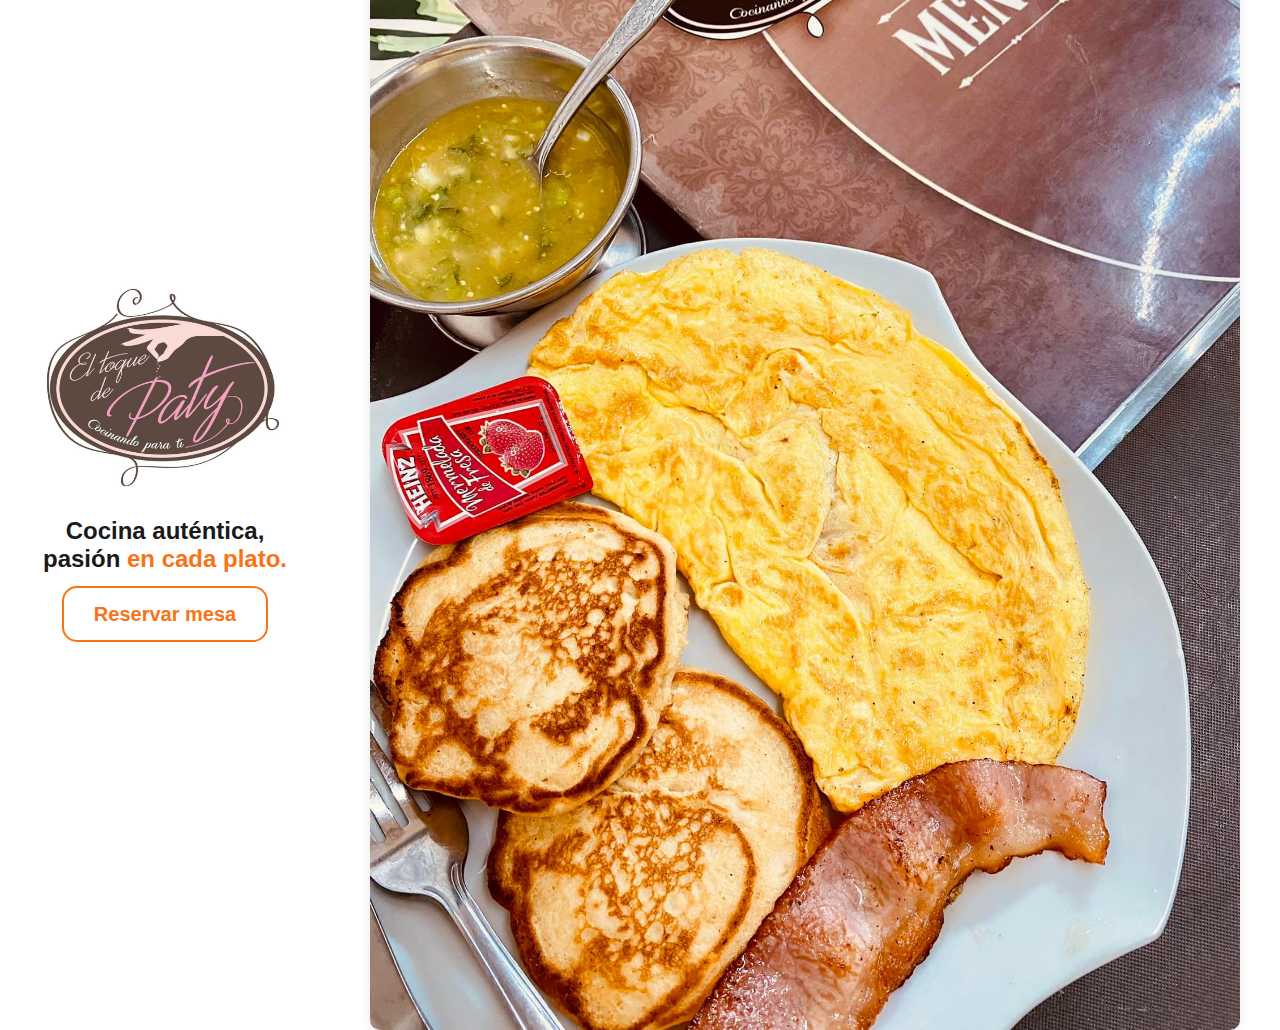
<file: carrusel.html>
<!DOCTYPE html>
<html lang="es">
<head>
  <meta charset="UTF-8" />
  <meta name="viewport" content="width=device-width, initial-scale=1.0" />
  <title>El Toque de Paty</title>
  <style>
    body {
      margin: 0;
      font-family: 'Segoe UI', sans-serif;
      display: flex;
      height: 100vh;
    }

    .left, .right {
      display: flex;
      flex-direction: column;
      justify-content: center;
      align-items: center;
      padding: 40px;
    }

    .left {
      background-color: #fff;
      text-align: center;
    }

    .logo-container {
      margin-bottom: 20px;
    }

    .logo-container img {
      max-width: 250px;
    }

    .text-container {
      margin-bottom: 20px;
    }

    .text-container h2 {
      font-size: 24px;
      margin: 0;
      color: #1a1a1a;
    }

    .text-container .resaltar {
      color: #f97316;
      font-weight: bold;
    }

    .button-container {
      margin-top: 10px;
    }

    .button-container a {
      padding: 15px 30px;
      border: 2px solid #f97316;
      border-radius: 15px;
      font-size: 20px;
      color: #f97316;
      background-color: white;
      font-weight: bold;
      text-decoration: none;
      transition: all 0.3s;
    }

    .button-container a:hover {
      background-color: #f97316;
      color: white;
    }

    .right img.food {
      max-width: 100%;
      border-radius: 10px;
      box-shadow: 0 0 10px rgba(0,0,0,0.1);
    }
  </style>
</head>
<body>
  <div class="left">

    <div class="logo-container">
      <img src="img/logo.jpg" alt="Logo El Toque de Paty" />
    </div>

    <div class="text-container">
      <h2>
        Cocina auténtica,<br />
        pasión <span class="resaltar">en cada plato.</span>
      </h2>
    </div>

    <div class="button-container">
      <a href="#">Reservar mesa</a>
    </div>
  </div>

  <div class="right">
    <img class="food" src="img/huevos.jpg" alt="Plato de desayuno" />
  </div>
</body>
</html>
</file>
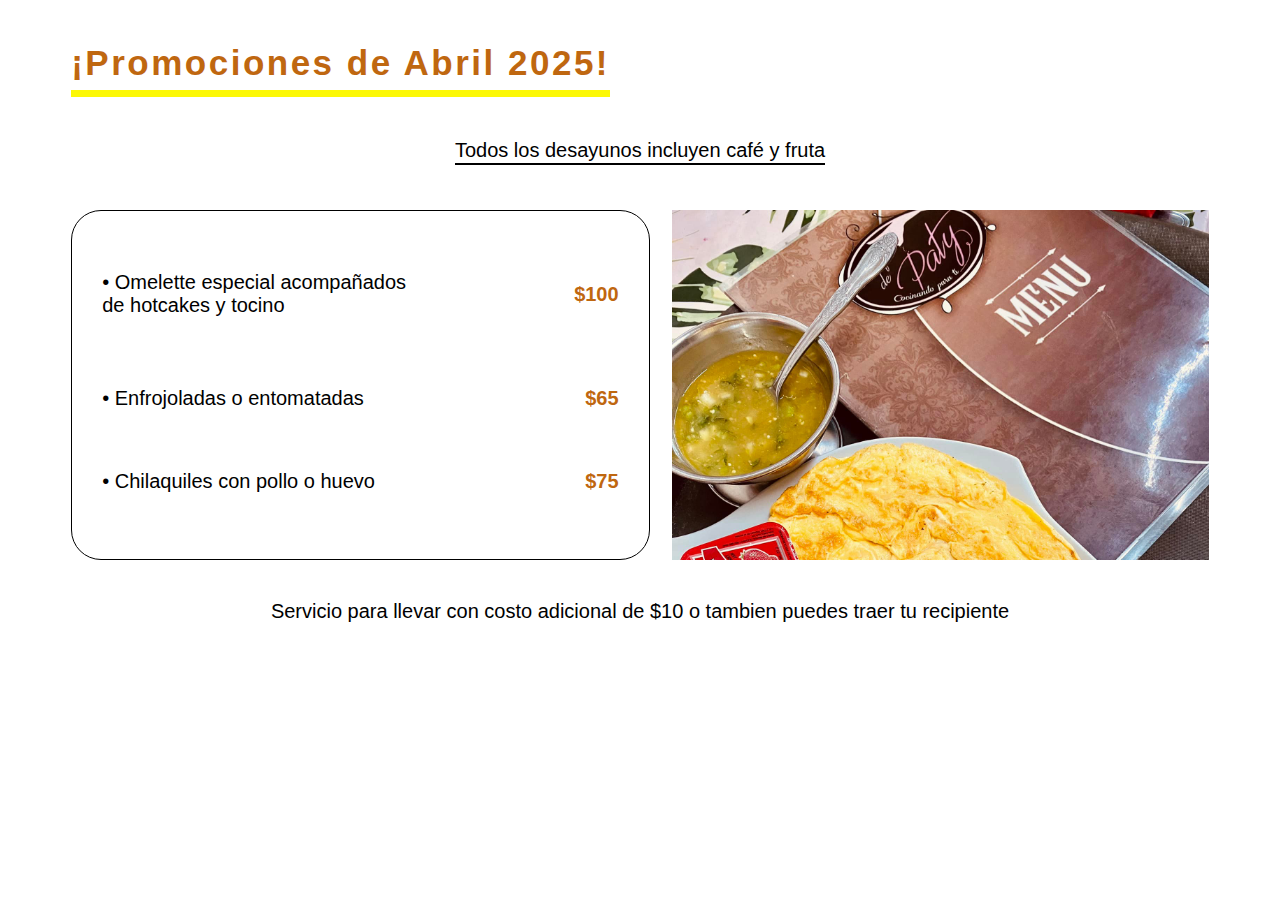
<file: Menu-Desayunos.html>
<!DOCTYPE html>
<html lang="en">
<head>
    <meta charset="UTF-8">
    <meta name="viewport" content="width=device-width, initial-scale=1.0">
    <title>bloque</title>

    <link rel="stylesheet" href="css/Menu-Desayuno.css">

</head>
<body>
    <div class="titulo-sub-amarillo">
       <p class="linea-promociones"><b>¡Promociones de Abril 2025!</b></p> 
       
    </div>

        <div class="cont-text-sup">
            <p class="subrayado">Todos los desayunos incluyen café y fruta</p>
        </div>

        <div class="contenedor-img-text">

            <div class="cont-menu-desayuno">
                <article class="item">
                    <p class="flavor item">• Omelette especial acompañados <br>de hotcakes y tocino</p><p class="price"><b>$100</b></p>
                  </article>
                  <article class="item">
                    <p class="flavor">• Enfrojoladas o entomatadas</p><p class="price"><b>$65</b></p>
                  </article>
                  <article class="item">
                    <p class="flavor">• Chilaquiles con pollo o huevo</p><p class="price"><b>$75</b></p>
                  </article>
            </div>
            
            <div class="cont-img-desayuno">
                <img style="position: relative; " src="img/huevos.jpg" alt="">
            </div>
        </div>
            <div class="cont-text-inf">
                <p>Servicio para llevar con costo adicional de $10 o tambien puedes traer tu recipiente</p>
            </div>

</body>
</html>
</file>
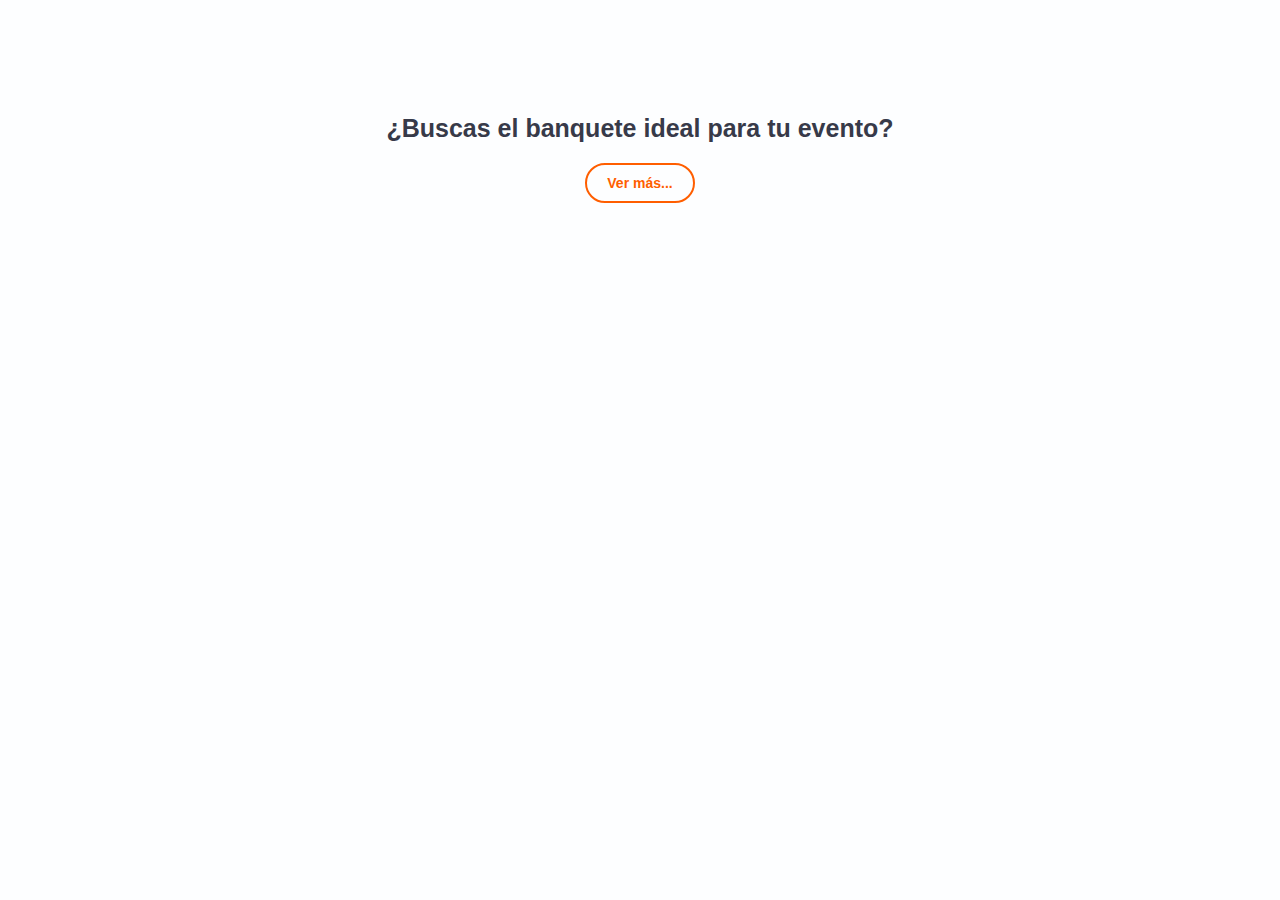
<file: pregunta-verMas.html>
<!DOCTYPE html>
<html lang="en">
<head>
    <meta charset="UTF-8">
    <meta name="viewport" content="width=device-width, initial-scale=1.0">
    <title>pregunta</title>

    <link rel="stylesheet" href="css/pregunta-verMas.css">

</head>
<body>

    <div class="cont-pregunta">
        <div class="Pregunta">
            ¿Buscas el banquete ideal para tu evento?
        </div>

        <div class="boton_pregunta">
            Ver más...
        </div> 
    </div>

</body>
</html>
</file>
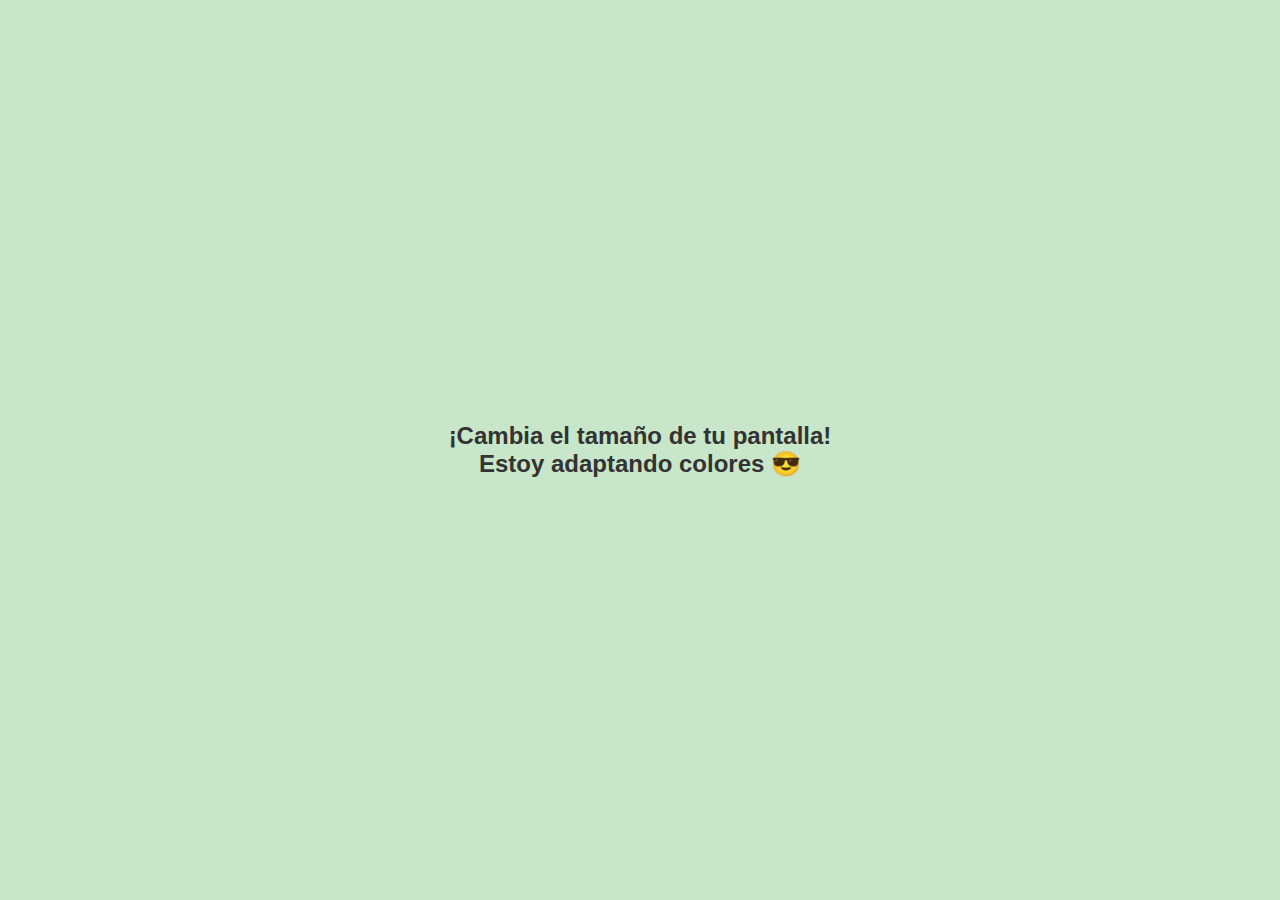
<file: responsivo.html>
<!DOCTYPE html>
<html lang="es">
<head>
  <meta charset="UTF-8">
  <meta name="viewport" content="width=device-width, initial-scale=1.0">
  <title>Responsive Media Queries</title>
  <style>
    /* Estilos base - móviles */
    body {
      margin: 0;
      padding: 0;
      font-family: sans-serif;
      background-color: #fce4ec; /* Rosita para móviles */
      color: #333;
      display: flex;
      justify-content: center;
      align-items: center;
      height: 100vh;
      text-align: center;
    }

    h1 {
      font-size: 1.5rem;
    }

    /* Tabletas (mínimo 600px) */
    @media (min-width: 600px) {
      body {
        background-color: #b3e5fc; /* Azul clarito */
      }
    }

    /* Laptops (mínimo 1024px) */
    @media (min-width: 1024px) {
      body {
        background-color: #c8e6c9; /* Verde claro */
      }
    }

    /* Escritorio grande (mínimo 1440px) */
    @media (min-width: 1440px) {
      body {
        background-color: #d1c4e9; /* Morado suave */
      }
    }
  </style>
</head>
<body>
  <h1>¡Cambia el tamaño de tu pantalla!<br>Estoy adaptando colores 😎</h1>
</body>
</html>
</file>
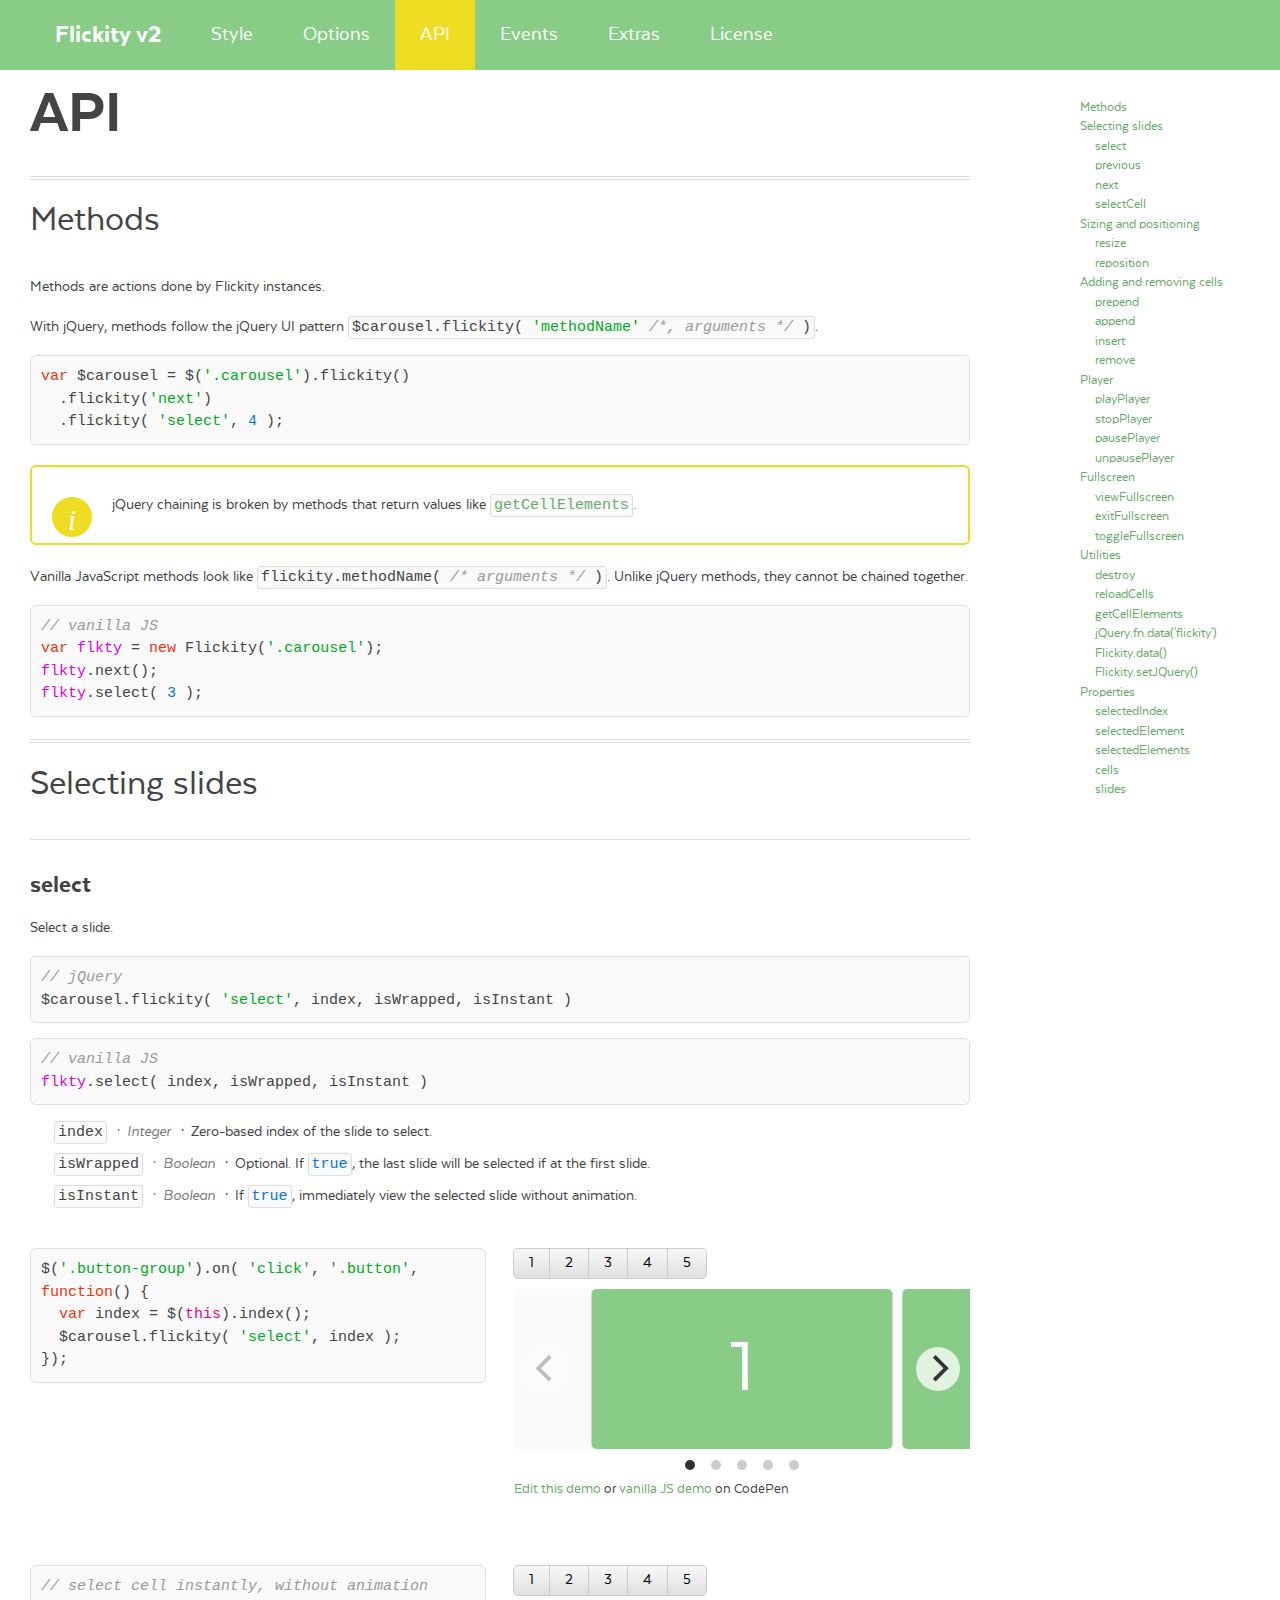
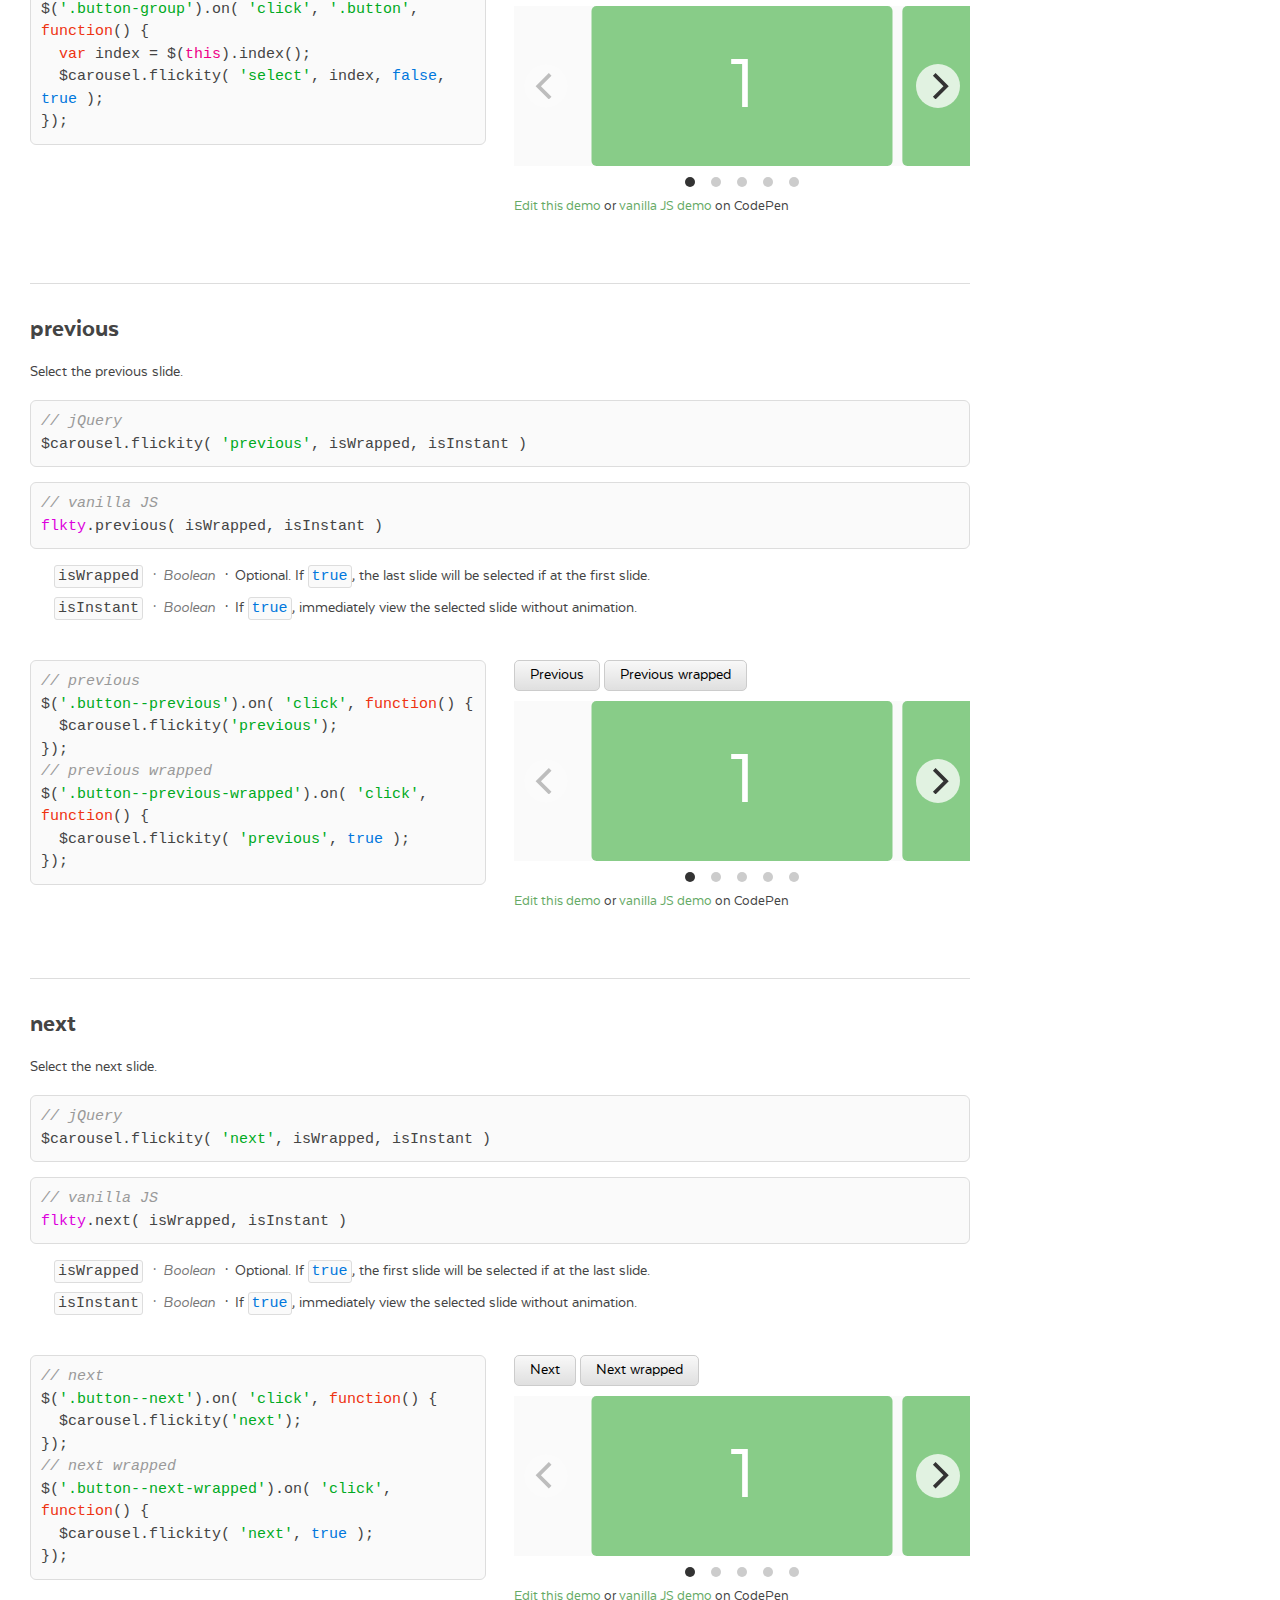
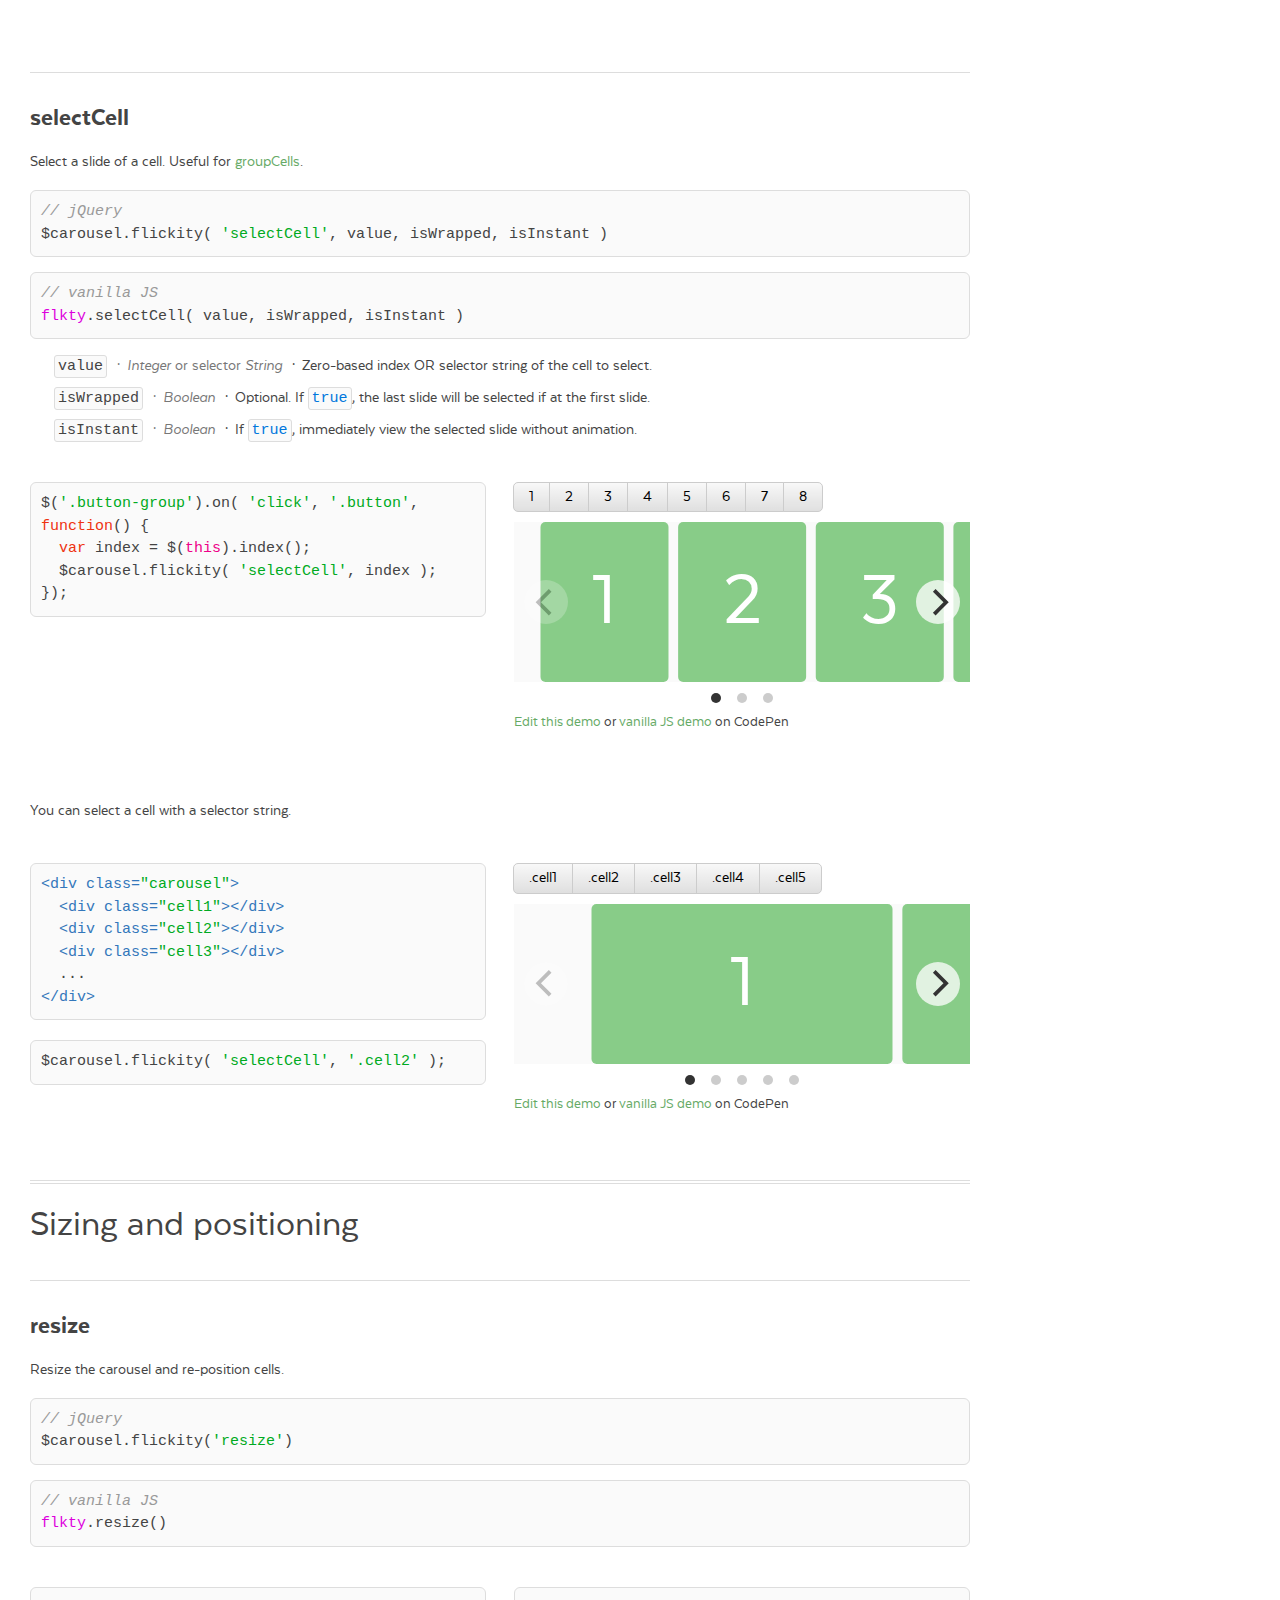
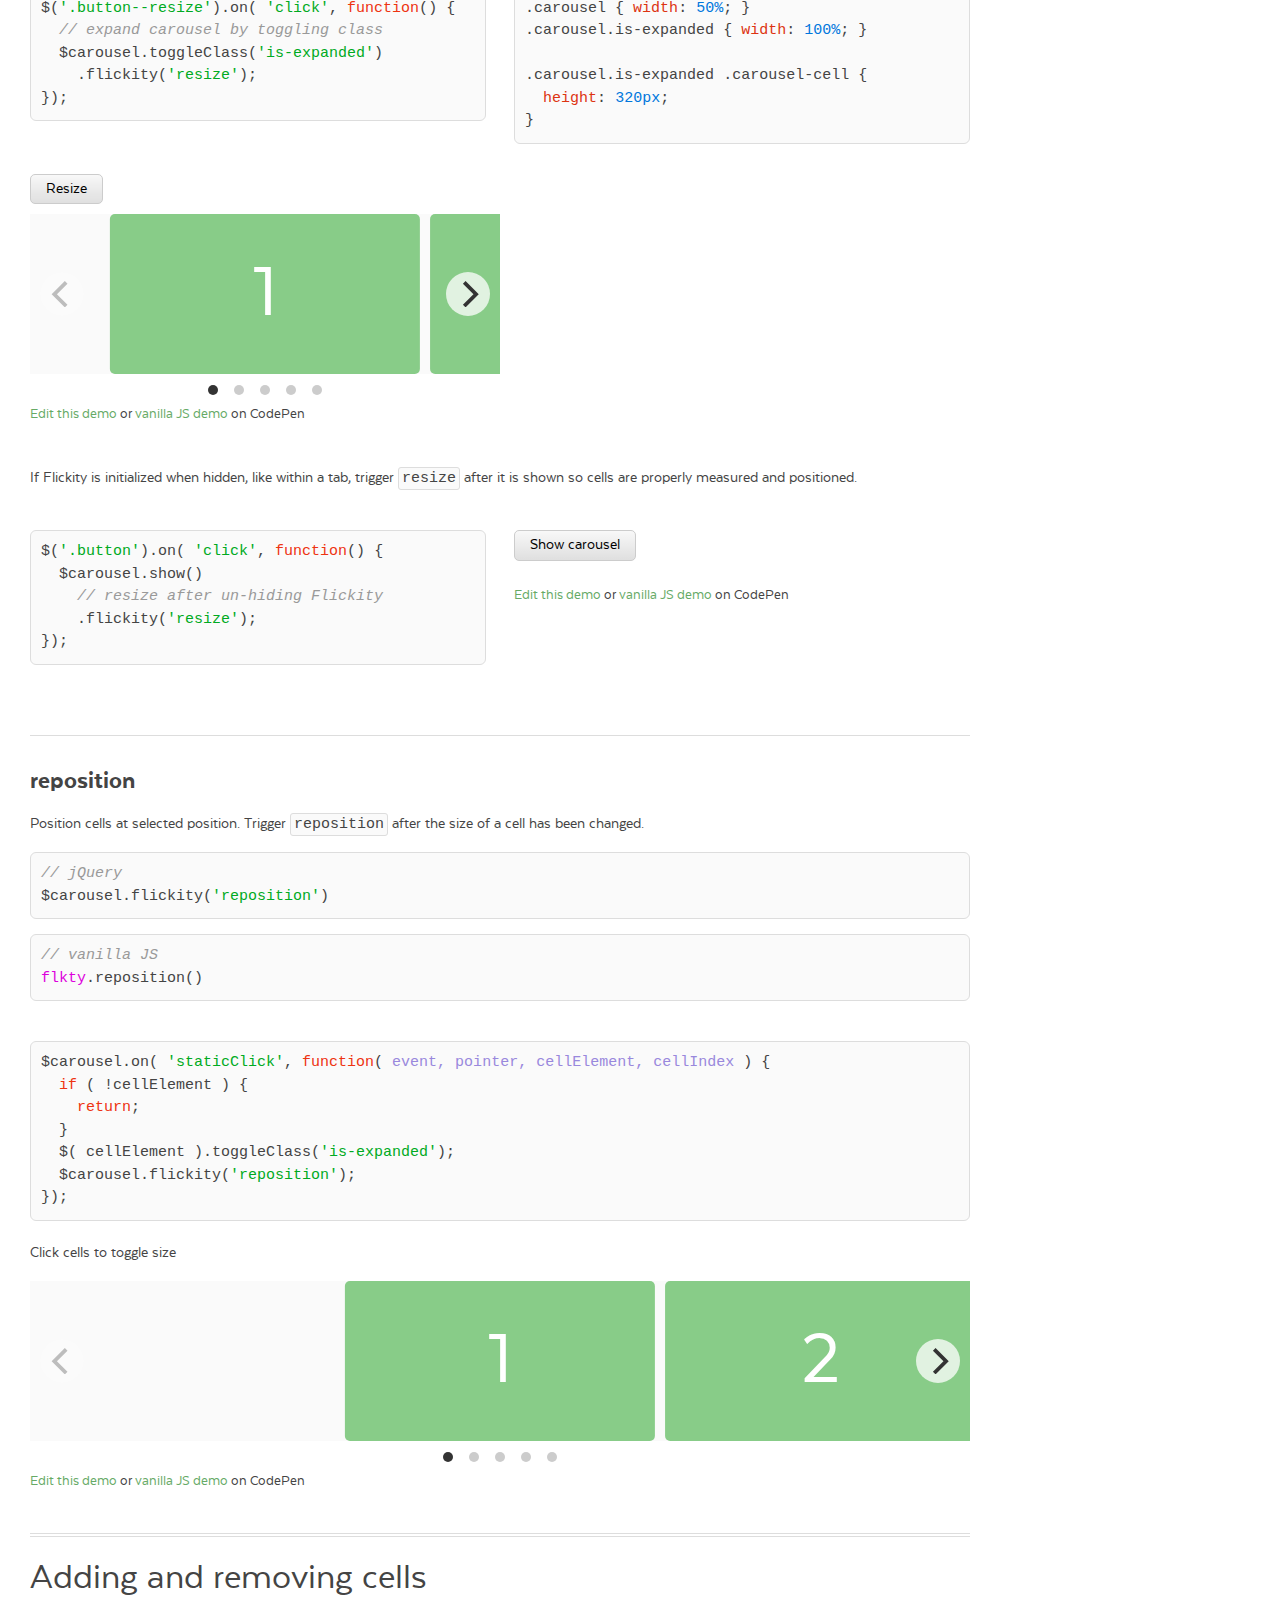
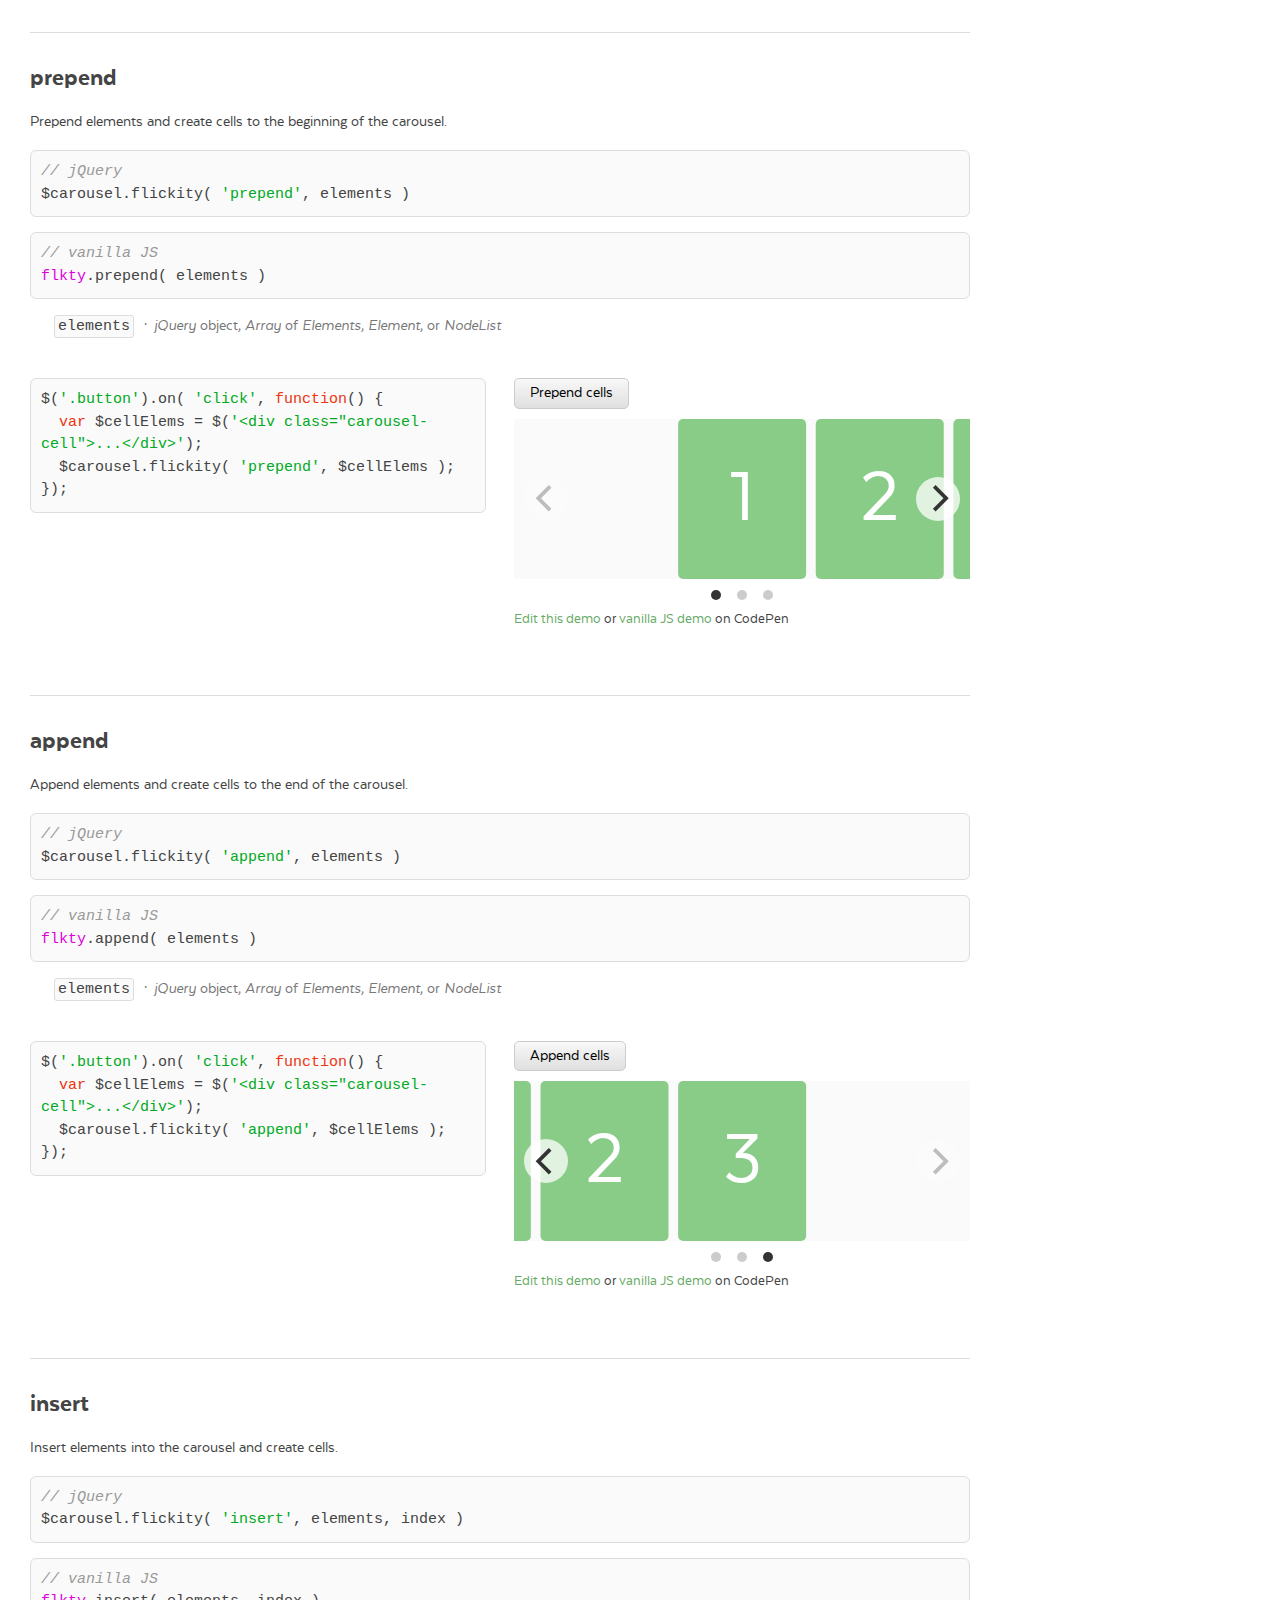
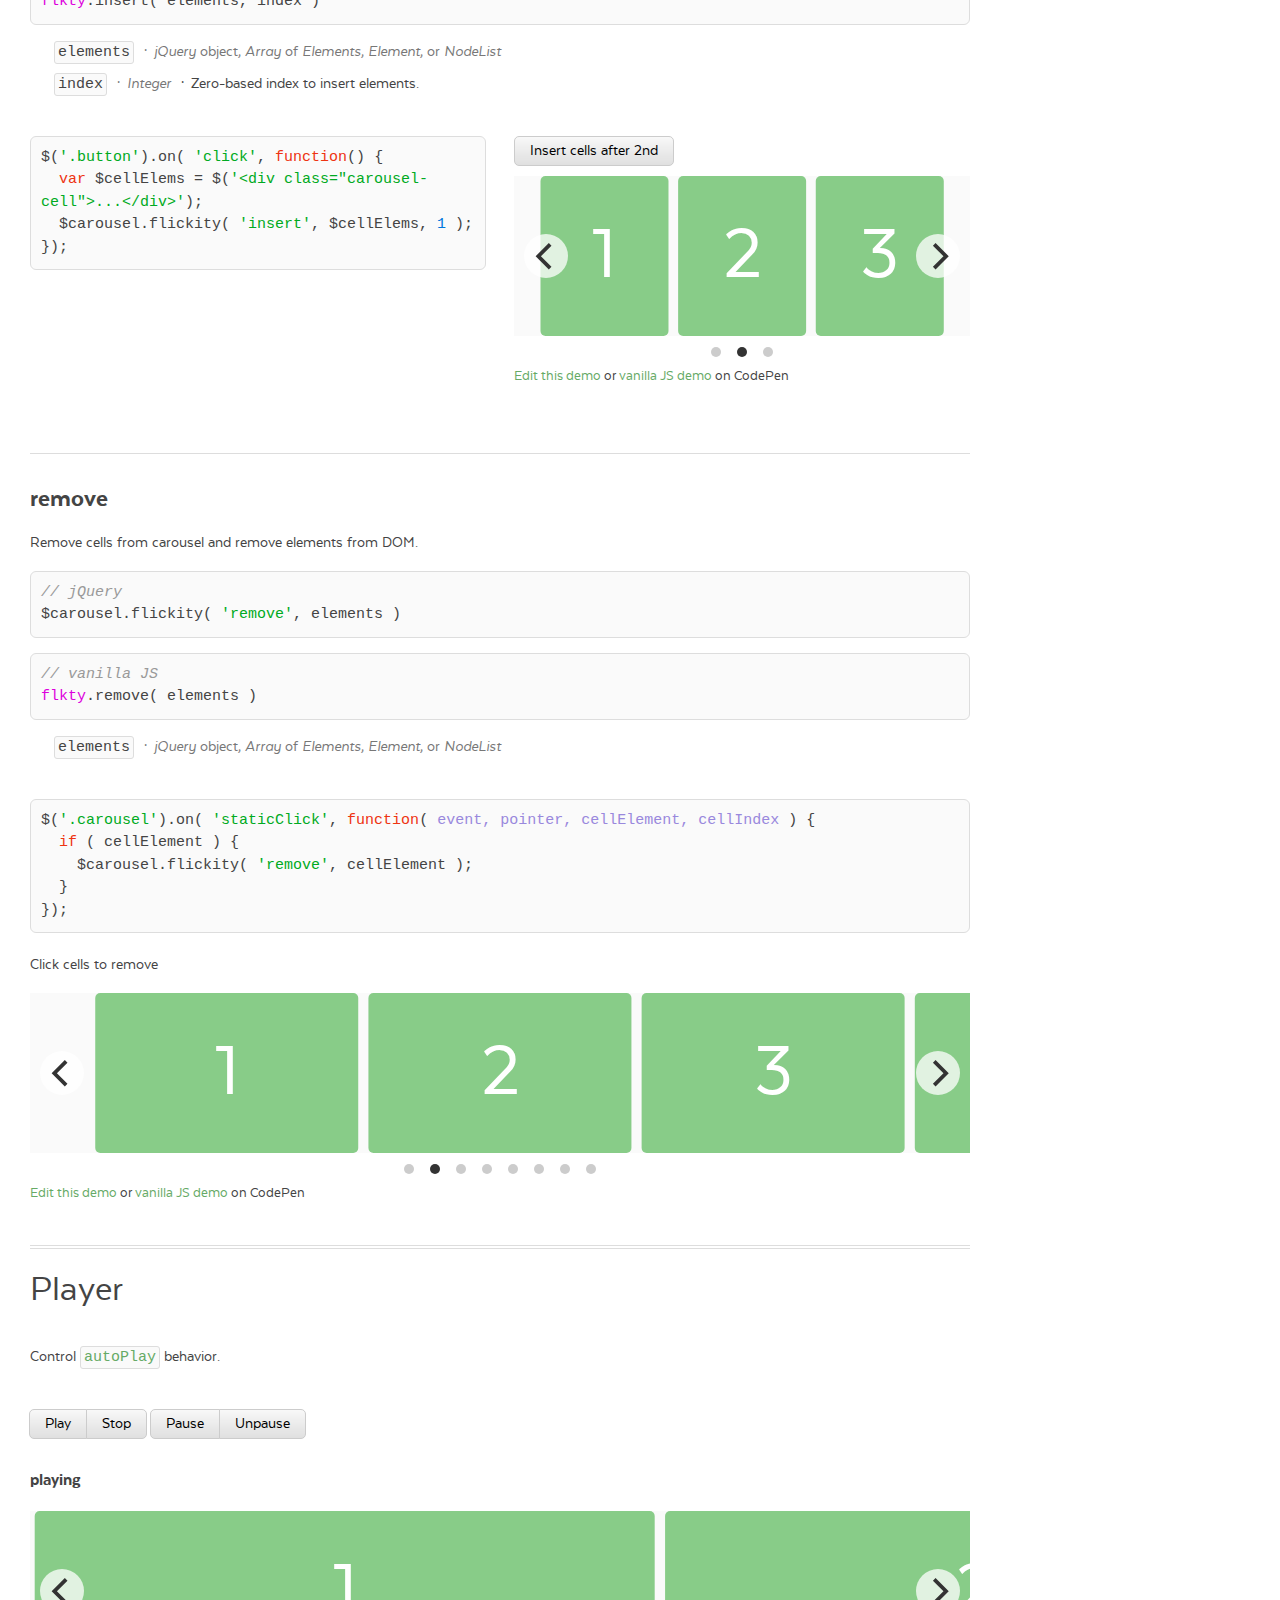
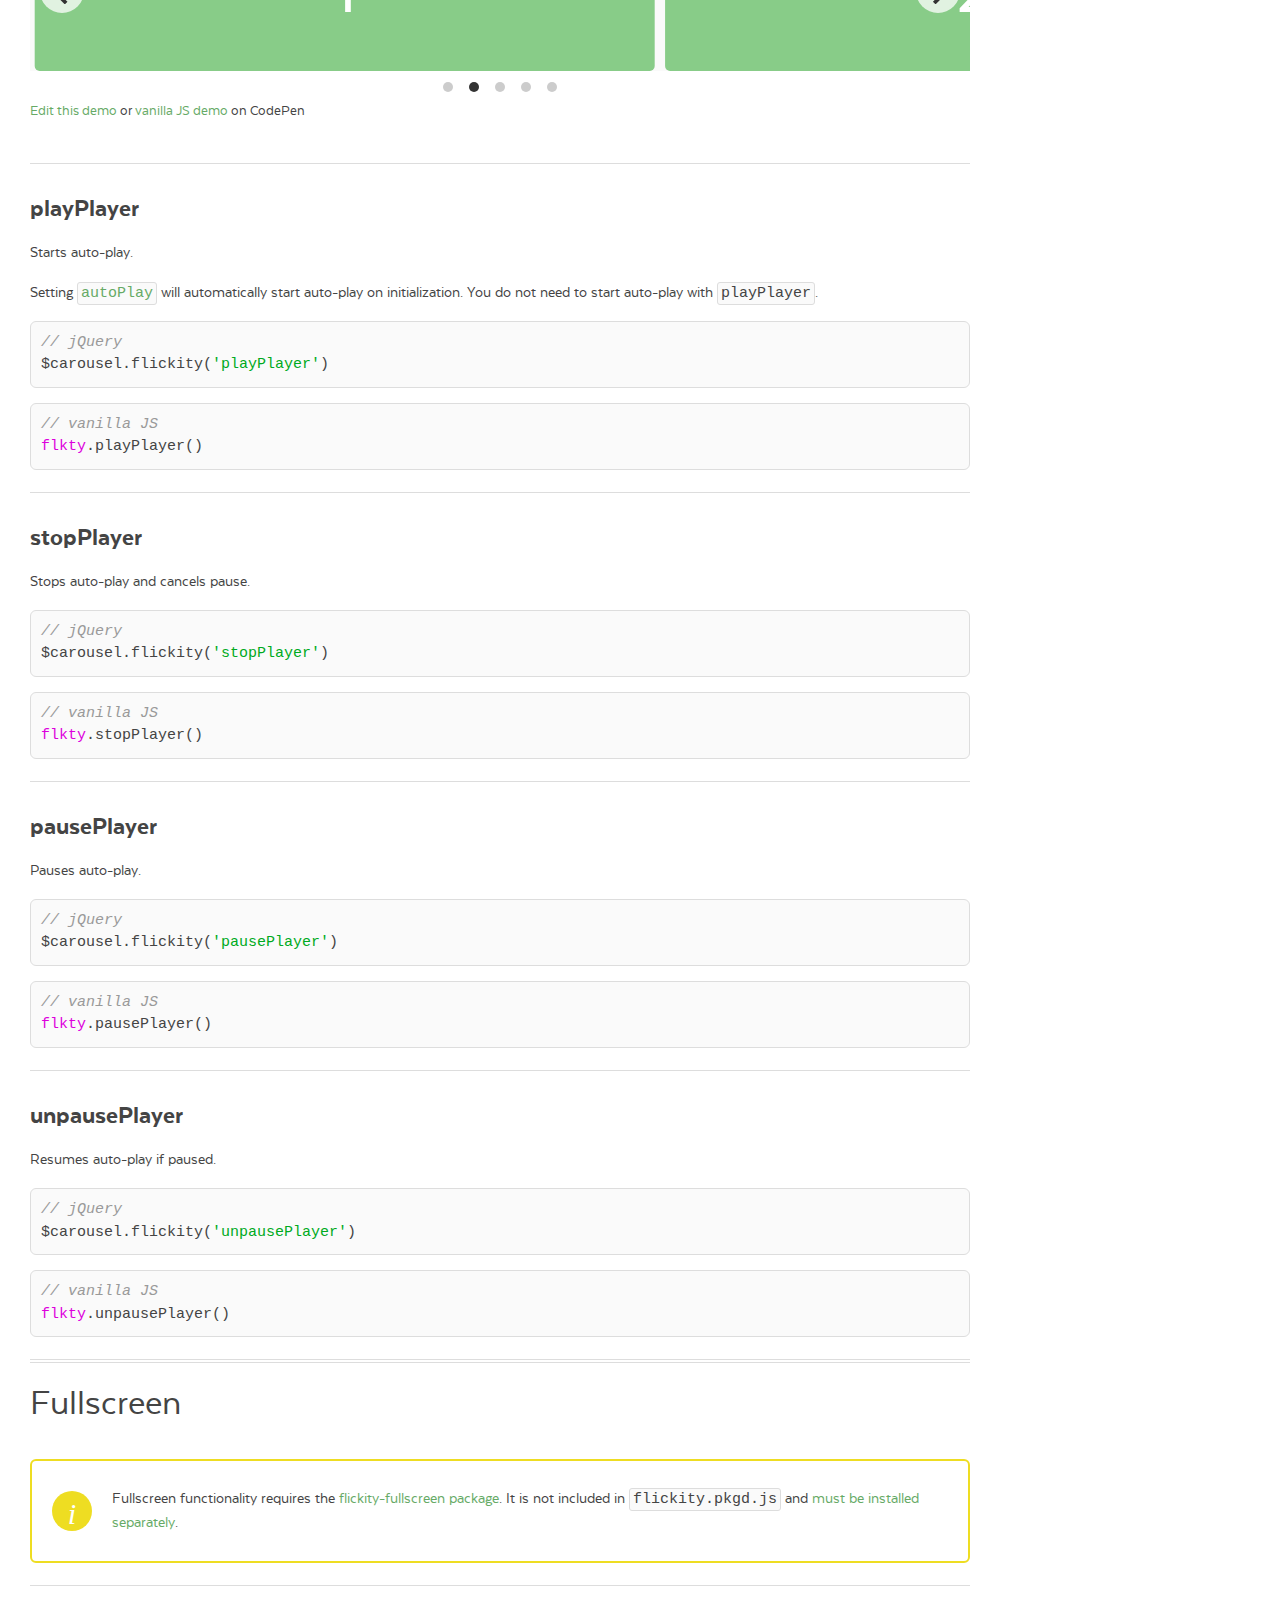
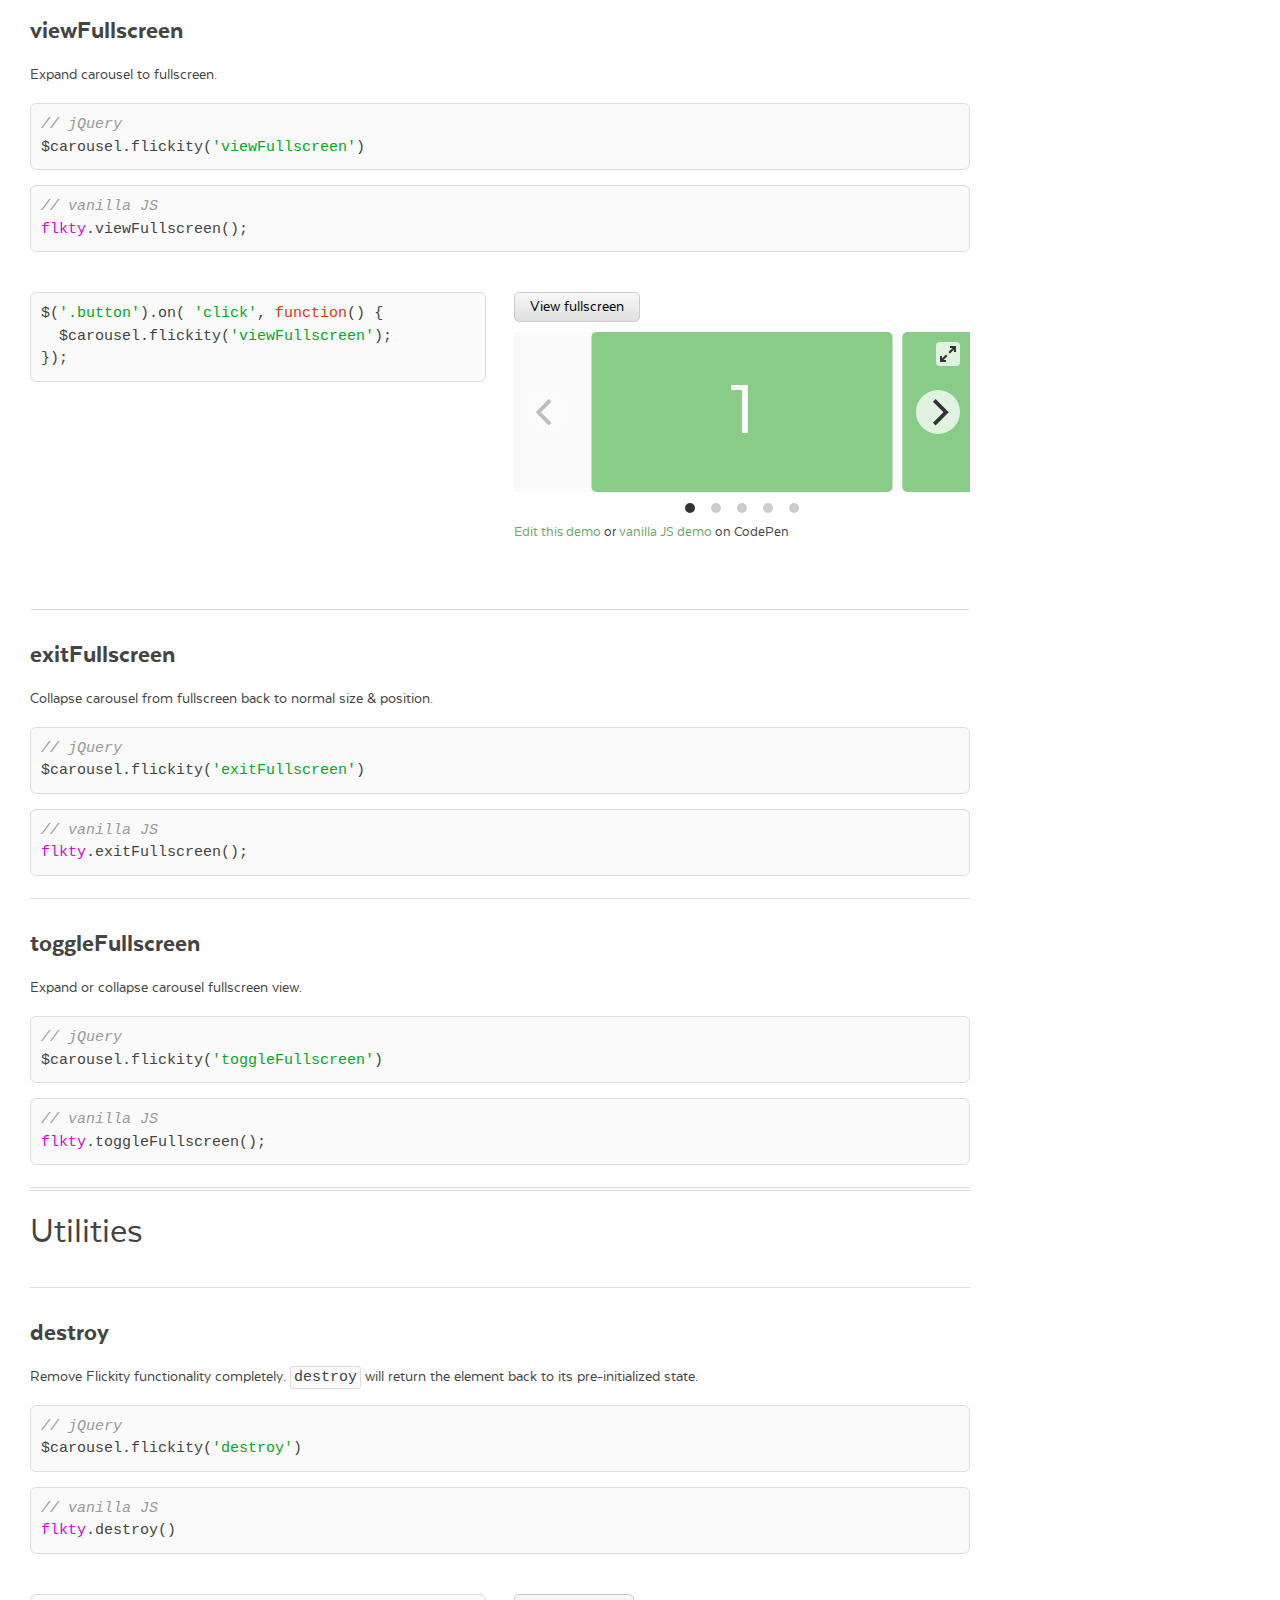
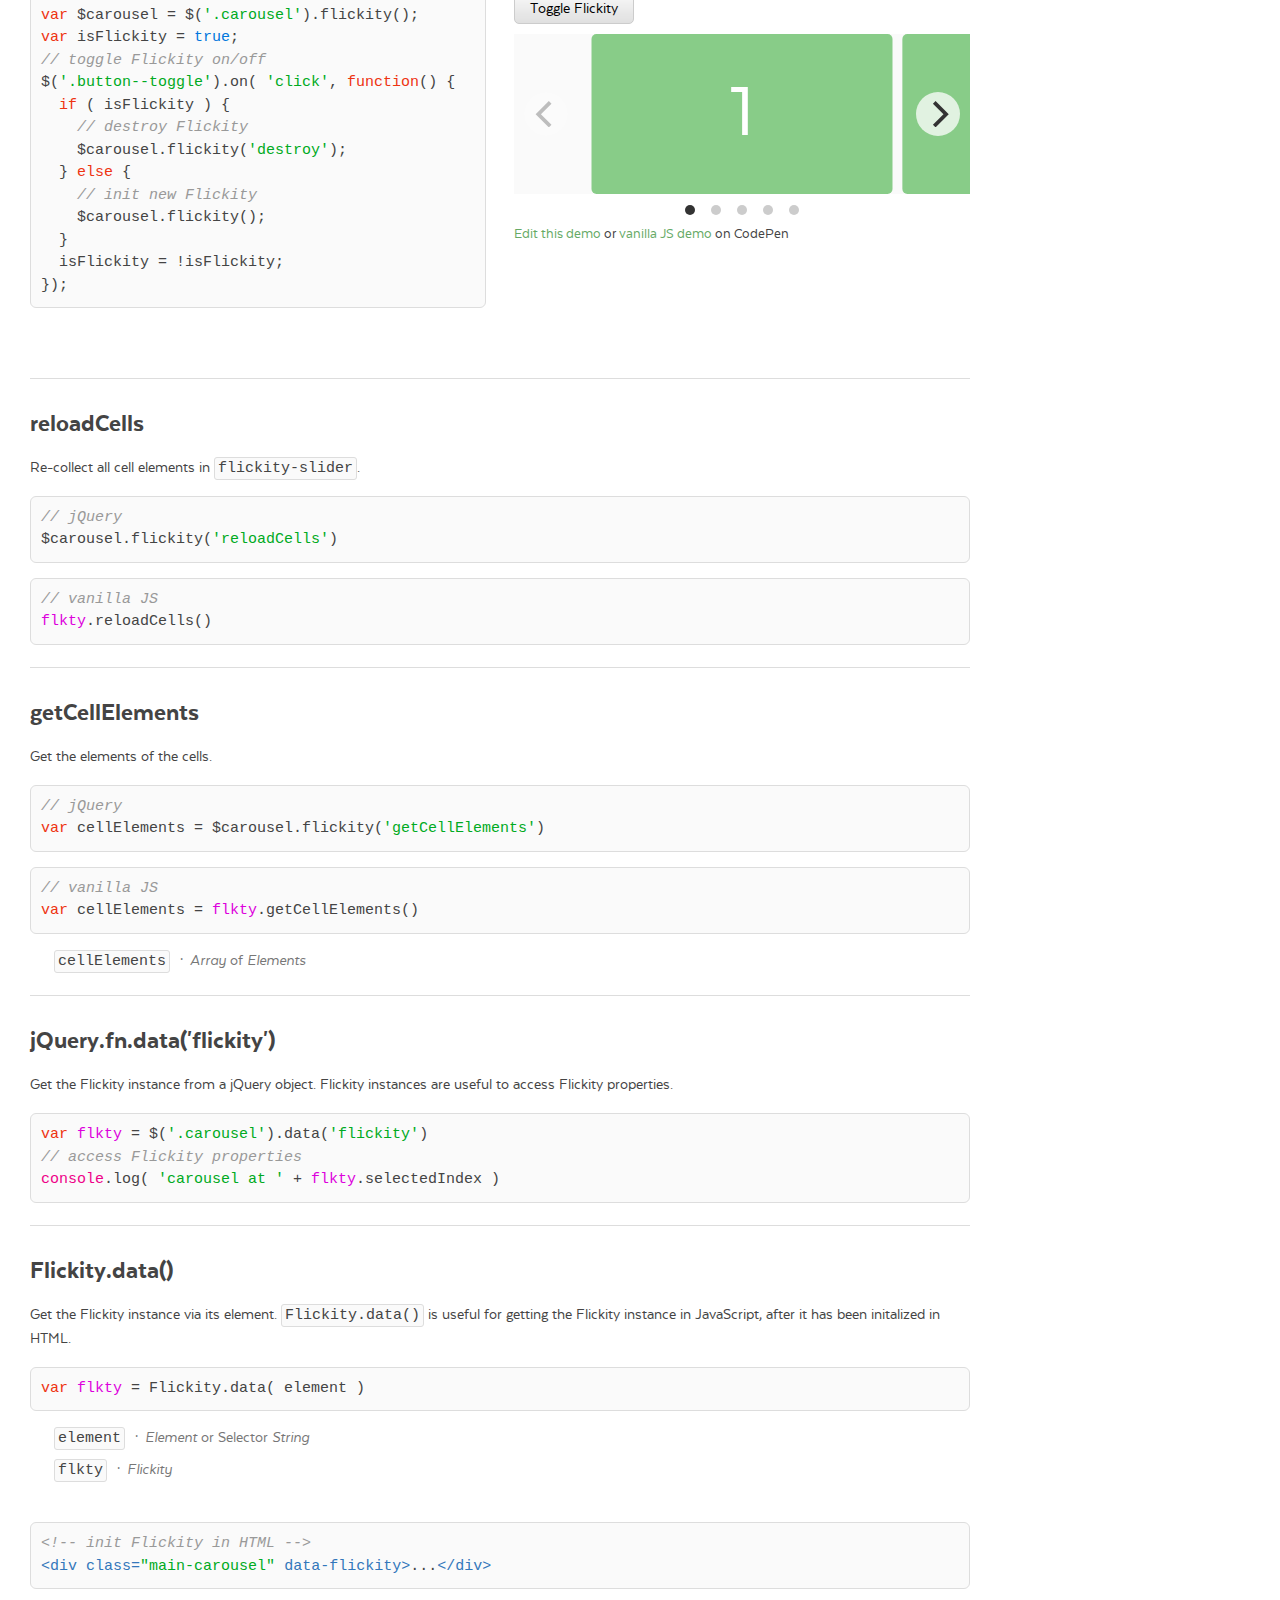
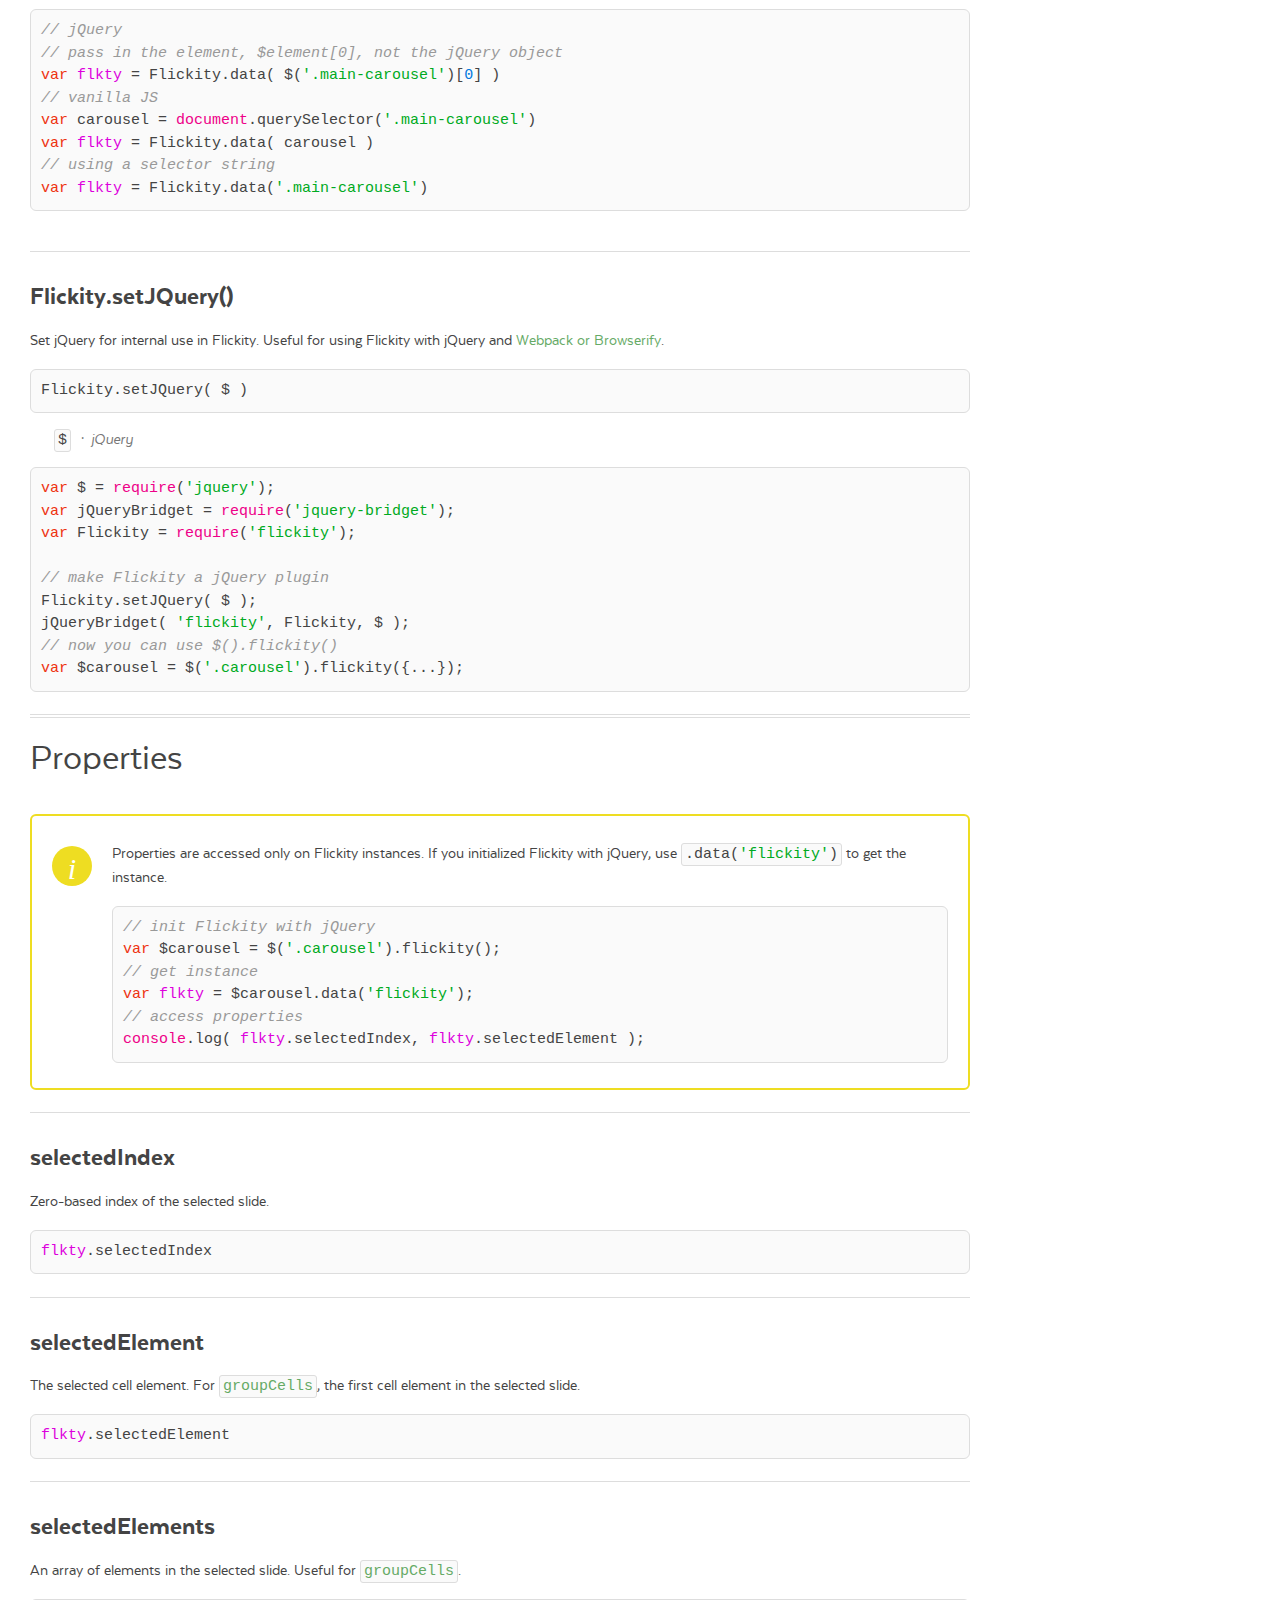
<file: flickity/api.html>
<!DOCTYPE html><html lang="en" class="export"><head>
  <meta charset="utf-8">
  <meta name="description" content="Touch, responsive, flickable carousels">
  <meta name="viewport" content="width=device-width">

  <title>Flickity v2 · API</title>

    <link rel="stylesheet" href="css/flickity-docs.css?6" media="screen">

  <meta name="twitter:card" content="summary">
  <meta name="twitter:site" content="@metafizzyco">
  <meta name="twitter:url" content="https://flickity.metafizzy.co/api.html">
  <meta name="twitter:title" content="Flickity API">
  <meta name="twitter:description" content="Touch, responsive, flickable carousels">

</head>
<body class="page--api">


<nav class="site-nav">
  <div class="container">
    <ul class="site-nav__list">
      <li class="site-nav__item site-nav__item--homepage"><a href=".">Flickity v2</a></li>
      <li class="site-nav__item site-nav__item--style"><a href="style.html">Style</a></li>
      <li class="site-nav__item site-nav__item--options"><a href="options.html">Options</a></li>
      <li class="site-nav__item site-nav__item--api"><a href="api.html">API</a></li>
      <li class="site-nav__item site-nav__item--events"><a href="events.html">Events</a></li>
      <li class="site-nav__item site-nav__item--extras"><a href="extras.html">Extras</a></li>
      <li class="site-nav__item site-nav__item--license"><a href="license.html">License</a></li>
    </ul>
  </div>
</nav>


<div class="main">
  <div class="container">
      <h1 class="page-title">API</h1>


    <ul class="page-nav" data-js="page-nav">
<li class="page-nav__item page-nav__item--h2">
        <a href="#methods">Methods</a>
      </li><li class="page-nav__item page-nav__item--h2">
        <a href="#selecting-slides">Selecting slides</a>
      </li><li class="page-nav__item page-nav__item--h3">
        <a href="#select">select</a>
      </li><li class="page-nav__item page-nav__item--h3">
        <a href="#previous">previous</a>
      </li><li class="page-nav__item page-nav__item--h3">
        <a href="#next">next</a>
      </li><li class="page-nav__item page-nav__item--h3">
        <a href="#selectcell">selectCell</a>
      </li><li class="page-nav__item page-nav__item--h2">
        <a href="#sizing-and-positioning">Sizing and positioning</a>
      </li><li class="page-nav__item page-nav__item--h3">
        <a href="#resize">resize</a>
      </li><li class="page-nav__item page-nav__item--h3">
        <a href="#reposition">reposition</a>
      </li><li class="page-nav__item page-nav__item--h2">
        <a href="#adding-and-removing-cells">Adding and removing cells</a>
      </li><li class="page-nav__item page-nav__item--h3">
        <a href="#prepend">prepend</a>
      </li><li class="page-nav__item page-nav__item--h3">
        <a href="#append">append</a>
      </li><li class="page-nav__item page-nav__item--h3">
        <a href="#insert">insert</a>
      </li><li class="page-nav__item page-nav__item--h3">
        <a href="#remove">remove</a>
      </li><li class="page-nav__item page-nav__item--h2">
        <a href="#player">Player</a>
      </li><li class="page-nav__item page-nav__item--h3">
        <a href="#playplayer">playPlayer</a>
      </li><li class="page-nav__item page-nav__item--h3">
        <a href="#stopplayer">stopPlayer</a>
      </li><li class="page-nav__item page-nav__item--h3">
        <a href="#pauseplayer">pausePlayer</a>
      </li><li class="page-nav__item page-nav__item--h3">
        <a href="#unpauseplayer">unpausePlayer</a>
      </li><li class="page-nav__item page-nav__item--h2">
        <a href="#fullscreen">Fullscreen</a>
      </li><li class="page-nav__item page-nav__item--h3">
        <a href="#viewfullscreen">viewFullscreen</a>
      </li><li class="page-nav__item page-nav__item--h3">
        <a href="#exitfullscreen">exitFullscreen</a>
      </li><li class="page-nav__item page-nav__item--h3">
        <a href="#togglefullscreen">toggleFullscreen</a>
      </li><li class="page-nav__item page-nav__item--h2">
        <a href="#utilities">Utilities</a>
      </li><li class="page-nav__item page-nav__item--h3">
        <a href="#destroy">destroy</a>
      </li><li class="page-nav__item page-nav__item--h3">
        <a href="#reloadcells">reloadCells</a>
      </li><li class="page-nav__item page-nav__item--h3">
        <a href="#getcellelements">getCellElements</a>
      </li><li class="page-nav__item page-nav__item--h3">
        <a href="#jquery-fn-data-flickity">jQuery.fn.data('flickity')</a>
      </li><li class="page-nav__item page-nav__item--h3">
        <a href="#flickity-data">Flickity.data()</a>
      </li><li class="page-nav__item page-nav__item--h3">
        <a href="#flickity-setjquery">Flickity.setJQuery()</a>
      </li><li class="page-nav__item page-nav__item--h2">
        <a href="#properties">Properties</a>
      </li><li class="page-nav__item page-nav__item--h3">
        <a href="#selectedindex">selectedIndex</a>
      </li><li class="page-nav__item page-nav__item--h3">
        <a href="#selectedelement">selectedElement</a>
      </li><li class="page-nav__item page-nav__item--h3">
        <a href="#selectedelements">selectedElements</a>
      </li><li class="page-nav__item page-nav__item--h3">
        <a href="#cells">cells</a>
      </li><li class="page-nav__item page-nav__item--h3">
        <a href="#slides">slides</a>
      </li></ul>


<h2 id="methods">Methods</h2>

<p>Methods are actions done by Flickity instances.</p>

<p>With jQuery, methods follow the jQuery UI pattern
  <code>$carousel.flickity( <span class="string">'methodName'</span> <span class="comment">/*, arguments */</span> )</code>.</p>
<pre><code class=" js
"><span class="keyword">var</span> $carousel = $(<span class="string">'.carousel'</span>).flickity()
  .flickity(<span class="string">'next'</span>)
  .flickity( <span class="string">'select'</span>, <span class="number">4</span> );
</code></pre>

<div class="call-out">
  <p>jQuery chaining is broken by methods that return values like <a href="#getcellelements"><code>getCellElements</code></a>.</p>
</div>

<p>Vanilla JavaScript methods look like
  <code>flickity.methodName( <span class="comment">/* arguments */</span> )</code>. Unlike jQuery methods, they cannot be chained together.</p>
<pre><code class=" js
"><span class="comment">// vanilla JS</span>
<span class="keyword">var</span> <span class="flickity_var">flkty</span> = <span class="keyword">new</span> <span class="flickity_keyword">Flickity</span>(<span class="string">'.carousel'</span>);
<span class="flickity_var">flkty</span>.next();
<span class="flickity_var">flkty</span>.select( <span class="number">3</span> );
</code></pre>

<h2 id="selecting-slides">Selecting slides</h2>

<h3 id="select">select</h3>

<p>Select a slide.</p>
<pre><code class=" js
"><span class="comment">// jQuery</span>
$carousel.flickity( <span class="string">'select'</span>, index, isWrapped, isInstant )
</code></pre><pre><code class=" js
"><span class="comment">// vanilla JS</span>
<span class="flickity_var">flkty</span>.select( index, isWrapped, isInstant )
</code></pre>

<p class="argument">
  <code class="argument__code">index</code>
  <span class="argument__type"><i>Integer</i></span>
  <span class="argument__description">Zero-based index of the slide to select.</span>
</p>
<p class="argument">
  <code class="argument__code">isWrapped</code>
  <span class="argument__type"><i>Boolean</i></span>
  <span class="argument__description">Optional. If <code><span class="literal">true</span></code>, the last slide will be selected if at the first slide.</span>
</p>
<p class="argument">
  <code class="argument__code">isInstant</code>
  <span class="argument__type"><i>Boolean</i></span>
  <span class="argument__description">If <code><span class="literal">true</span></code>, immediately view the selected slide without animation.</span>
</p>

<div class="example duo">
  <div class="example__code duo__cell"><pre><code class=" js
">$(<span class="string">'.button-group'</span>).on( <span class="string">'click'</span>, <span class="string">'.button'</span>, <span class="function"><span class="keyword">function</span>(<span class="params"></span>) </span>{
  <span class="keyword">var</span> index = $(<span class="built_in">this</span>).index();
  $carousel.flickity( <span class="string">'select'</span>, index );
});
</code></pre>
  </div>
  <div class="example__demo duo__cell" data-js="select">
    <div class="button-row button-group">
      <button class="button">1</button>
      <button class="button">2</button>
      <button class="button">3</button>
      <button class="button">4</button>
      <button class="button">5</button>
    </div>
    <div class="carousel">
      <div class="carousel-cell"></div>
      <div class="carousel-cell"></div>
      <div class="carousel-cell"></div>
      <div class="carousel-cell"></div>
      <div class="carousel-cell"></div>
    </div>
    <p class="edit-demo">
        <a href="https://codepen.io/desandro/pen/yyvYeN">Edit this demo</a>
        or <a href="https://codepen.io/desandro/pen/ByYoKM">vanilla JS demo</a> on CodePen
    </p>
  </div>
</div>

<div class="example duo">
  <div class="example__code duo__cell"><pre><code class=" js
"><span class="comment">// select cell instantly, without animation</span>
$(<span class="string">'.button-group'</span>).on( <span class="string">'click'</span>, <span class="string">'.button'</span>, <span class="function"><span class="keyword">function</span>(<span class="params"></span>) </span>{
  <span class="keyword">var</span> index = $(<span class="built_in">this</span>).index();
  $carousel.flickity( <span class="string">'select'</span>, index, <span class="literal">false</span>, <span class="literal">true</span> );
});
</code></pre>
  </div>
  <div class="example__demo duo__cell" data-js="select-instant">
    <div class="button-row button-group">
      <button class="button">1</button>
      <button class="button">2</button>
      <button class="button">3</button>
      <button class="button">4</button>
      <button class="button">5</button>
    </div>
    <div class="carousel">
      <div class="carousel-cell"></div>
      <div class="carousel-cell"></div>
      <div class="carousel-cell"></div>
      <div class="carousel-cell"></div>
      <div class="carousel-cell"></div>
    </div>
    <p class="edit-demo">
        <a href="https://codepen.io/desandro/pen/pggQeL">Edit this demo</a>
        or <a href="https://codepen.io/desandro/pen/OMMamp">vanilla JS demo</a> on CodePen
    </p>
  </div>
</div>


<h3 id="previous">previous</h3>

<p>Select the previous slide.</p>
<pre><code class=" js
"><span class="comment">// jQuery</span>
$carousel.flickity( <span class="string">'previous'</span>, isWrapped, isInstant )
</code></pre><pre><code class=" js
"><span class="comment">// vanilla JS</span>
<span class="flickity_var">flkty</span>.previous( isWrapped, isInstant )
</code></pre>

<p class="argument">
  <code class="argument__code">isWrapped</code>
  <span class="argument__type"><i>Boolean</i></span>
  <span class="argument__description">Optional. If <code><span class="literal">true</span></code>, the last slide will be selected if at the first slide.</span>
</p>
<p class="argument">
  <code class="argument__code">isInstant</code>
  <span class="argument__type"><i>Boolean</i></span>
  <span class="argument__description">If <code><span class="literal">true</span></code>, immediately view the selected slide without animation.</span>
</p>

<div class="example duo">
  <div class="example__code duo__cell"><pre><code class=" js
"><span class="comment">// previous</span>
$(<span class="string">'.button--previous'</span>).on( <span class="string">'click'</span>, <span class="function"><span class="keyword">function</span>(<span class="params"></span>) </span>{
  $carousel.flickity(<span class="string">'previous'</span>);
});
<span class="comment">// previous wrapped</span>
$(<span class="string">'.button--previous-wrapped'</span>).on( <span class="string">'click'</span>, <span class="function"><span class="keyword">function</span>(<span class="params"></span>) </span>{
  $carousel.flickity( <span class="string">'previous'</span>, <span class="literal">true</span> );
});
</code></pre>
  </div>
  <div class="example__demo duo__cell" data-js="previous">
    <div class="button-row">
      <button class="button button--previous">Previous</button>
      <button class="button button--previous-wrapped">Previous wrapped</button>
    </div>
    <div class="carousel">
      <div class="carousel-cell"></div>
      <div class="carousel-cell"></div>
      <div class="carousel-cell"></div>
      <div class="carousel-cell"></div>
      <div class="carousel-cell"></div>
    </div>
    <p class="edit-demo">
        <a href="https://codepen.io/desandro/pen/emVpdz">Edit this demo</a>
        or <a href="https://codepen.io/desandro/pen/PwQPGX">vanilla JS demo</a> on CodePen
    </p>
  </div>
</div>


<h3 id="next">next</h3>

<p>Select the next slide.</p>
<pre><code class=" js
"><span class="comment">// jQuery</span>
$carousel.flickity( <span class="string">'next'</span>, isWrapped, isInstant )
</code></pre><pre><code class=" js
"><span class="comment">// vanilla JS</span>
<span class="flickity_var">flkty</span>.next( isWrapped, isInstant )
</code></pre>

<p class="argument">
  <code class="argument__code">isWrapped</code>
  <span class="argument__type"><i>Boolean</i></span>
  <span class="argument__description">Optional. If <code><span class="literal">true</span></code>, the first slide will be selected if at the last slide.</span>
</p>
<p class="argument">
  <code class="argument__code">isInstant</code>
  <span class="argument__type"><i>Boolean</i></span>
  <span class="argument__description">If <code><span class="literal">true</span></code>, immediately view the selected slide without animation.</span>
</p>

<div class="example duo">
  <div class="example__code duo__cell"><pre><code class=" js
"><span class="comment">// next</span>
$(<span class="string">'.button--next'</span>).on( <span class="string">'click'</span>, <span class="function"><span class="keyword">function</span>(<span class="params"></span>) </span>{
  $carousel.flickity(<span class="string">'next'</span>);
});
<span class="comment">// next wrapped</span>
$(<span class="string">'.button--next-wrapped'</span>).on( <span class="string">'click'</span>, <span class="function"><span class="keyword">function</span>(<span class="params"></span>) </span>{
  $carousel.flickity( <span class="string">'next'</span>, <span class="literal">true</span> );
});
</code></pre>
  </div>
  <div class="example__demo duo__cell" data-js="next">
    <div class="button-row">
      <button class="button button--next">Next</button>
      <button class="button button--next-wrapped">Next wrapped</button>
    </div>
    <div class="carousel">
      <div class="carousel-cell"></div>
      <div class="carousel-cell"></div>
      <div class="carousel-cell"></div>
      <div class="carousel-cell"></div>
      <div class="carousel-cell"></div>
    </div>
    <p class="edit-demo">
        <a href="https://codepen.io/desandro/pen/JopYby">Edit this demo</a>
        or <a href="https://codepen.io/desandro/pen/gbvaLQ">vanilla JS demo</a> on CodePen
    </p>
  </div>
</div>


<h3 id="selectcell">selectCell</h3>

<p>Select a slide of a cell. Useful for <a href="options.html#groupcells">groupCells</a>.</p>
<pre><code class=" js
"><span class="comment">// jQuery</span>
$carousel.flickity( <span class="string">'selectCell'</span>, value, isWrapped, isInstant )
</code></pre><pre><code class=" js
"><span class="comment">// vanilla JS</span>
<span class="flickity_var">flkty</span>.selectCell( value, isWrapped, isInstant )
</code></pre>

<p class="argument">
  <code class="argument__code">value</code>
  <span class="argument__type"><i>Integer</i> or selector <i>String</i></span>
  <span class="argument__description">Zero-based index OR selector string of the cell to select.</span>
</p>
<p class="argument">
  <code class="argument__code">isWrapped</code>
  <span class="argument__type"><i>Boolean</i></span>
  <span class="argument__description">Optional. If <code><span class="literal">true</span></code>, the last slide will be selected if at the first slide.</span>
</p>
<p class="argument">
  <code class="argument__code">isInstant</code>
  <span class="argument__type"><i>Boolean</i></span>
  <span class="argument__description">If <code><span class="literal">true</span></code>, immediately view the selected slide without animation.</span>
</p>

<div class="example duo">
  <div class="example__code duo__cell"><pre><code class=" js
">$(<span class="string">'.button-group'</span>).on( <span class="string">'click'</span>, <span class="string">'.button'</span>, <span class="function"><span class="keyword">function</span>(<span class="params"></span>) </span>{
  <span class="keyword">var</span> index = $(<span class="built_in">this</span>).index();
  $carousel.flickity( <span class="string">'selectCell'</span>, index );
});
</code></pre>
  </div>
  <div class="example__demo duo__cell" data-js="select-cell">
    <div class="button-row button-group">
      <button class="button">1</button>
      <button class="button">2</button>
      <button class="button">3</button>
      <button class="button">4</button>
      <button class="button">5</button>
      <button class="button">6</button>
      <button class="button">7</button>
      <button class="button">8</button>
    </div>
    <div class="carousel carousel--show-several">
      <div class="carousel-cell"></div>
      <div class="carousel-cell"></div>
      <div class="carousel-cell"></div>
      <div class="carousel-cell"></div>
      <div class="carousel-cell"></div>
      <div class="carousel-cell"></div>
      <div class="carousel-cell"></div>
      <div class="carousel-cell"></div>
    </div>
    <p class="edit-demo">
        <a href="https://codepen.io/desandro/pen/KrXgyZ">Edit this demo</a>
        or <a href="https://codepen.io/desandro/pen/vKZXpK">vanilla JS demo</a> on CodePen
    </p>
  </div>
</div>

<p>You can select a cell with a selector string.</p>

<div class="example duo">
  <div class="example__code duo__cell"><pre><code class=" html
"><span class="tag">&lt;<span class="name">div</span> <span class="attr">class</span>=<span class="string">"carousel"</span>&gt;</span>
  <span class="tag">&lt;<span class="name">div</span> <span class="attr">class</span>=<span class="string">"cell1"</span>&gt;</span><span class="tag">&lt;/<span class="name">div</span>&gt;</span>
  <span class="tag">&lt;<span class="name">div</span> <span class="attr">class</span>=<span class="string">"cell2"</span>&gt;</span><span class="tag">&lt;/<span class="name">div</span>&gt;</span>
  <span class="tag">&lt;<span class="name">div</span> <span class="attr">class</span>=<span class="string">"cell3"</span>&gt;</span><span class="tag">&lt;/<span class="name">div</span>&gt;</span>
  ...
<span class="tag">&lt;/<span class="name">div</span>&gt;</span>
</code></pre>
<pre><code class=" js
">$carousel.flickity( <span class="string">'selectCell'</span>, <span class="string">'.cell2'</span> );
</code></pre>
  </div>
  <div class="example__demo duo__cell" data-js="select-cell">
    <div class="button-row button-group">
      <button class="button" data-selector=".cell1">.cell1</button>
      <button class="button" data-selector=".cell2">.cell2</button>
      <button class="button" data-selector=".cell3">.cell3</button>
      <button class="button" data-selector=".cell4">.cell4</button>
      <button class="button" data-selector=".cell5">.cell5</button>
    </div>
    <div class="carousel">
      <div class="carousel-cell cell1"></div>
      <div class="carousel-cell cell2"></div>
      <div class="carousel-cell cell3"></div>
      <div class="carousel-cell cell4"></div>
      <div class="carousel-cell cell5"></div>
    </div>
    <p class="edit-demo">
        <a href="https://codepen.io/desandro/pen/rLGrpQ">Edit this demo</a>
        or <a href="https://codepen.io/desandro/pen/mEBAXR">vanilla JS demo</a> on CodePen
    </p>
  </div>
</div>


<h2 id="sizing-and-positioning">Sizing and positioning</h2>


<h3 id="resize">resize</h3>

<p>Resize the carousel and re-position cells.</p>
<pre><code class=" js
"><span class="comment">// jQuery</span>
$carousel.flickity(<span class="string">'resize'</span>)
</code></pre><pre><code class=" js
"><span class="comment">// vanilla JS</span>
<span class="flickity_var">flkty</span>.resize()
</code></pre>

<div class="example">
  <div class="example__code">
    <div class="duo">
      <div class="duo__cell"><pre><code class=" js
">$(<span class="string">'.button--resize'</span>).on( <span class="string">'click'</span>, <span class="function"><span class="keyword">function</span>(<span class="params"></span>) </span>{
  <span class="comment">// expand carousel by toggling class</span>
  $carousel.toggleClass(<span class="string">'is-expanded'</span>)
    .flickity(<span class="string">'resize'</span>);
});
</code></pre>
      </div>
      <div class="duo__cell"><pre><code class=" css
"><span class="selector-class">.carousel</span> { <span class="attribute">width</span>: <span class="number">50%</span>; }
<span class="selector-class">.carousel</span><span class="selector-class">.is-expanded</span> { <span class="attribute">width</span>: <span class="number">100%</span>; }

<span class="selector-class">.carousel</span><span class="selector-class">.is-expanded</span> <span class="selector-class">.carousel-cell</span> {
  <span class="attribute">height</span>: <span class="number">320px</span>;
}
</code></pre>
      </div>
    </div>

  </div>
  <div class="example__demo" data-js="resize">
    <div class="button-row">
      <button class="button button--resize">Resize</button>
    </div>
    <div class="carousel carousel--resize">
      <div class="carousel-cell"></div>
      <div class="carousel-cell"></div>
      <div class="carousel-cell"></div>
      <div class="carousel-cell"></div>
      <div class="carousel-cell"></div>
    </div>
    <p class="edit-demo">
        <a href="https://codepen.io/desandro/pen/XJZmMp">Edit this demo</a>
        or <a href="https://codepen.io/desandro/pen/NPyGjQ">vanilla JS demo</a> on CodePen
    </p>
  </div>
</div>

<p>If Flickity is initialized when hidden, like within a tab, trigger <code>resize</code> after it is shown so cells are properly measured and positioned.</p>

<div class="duo example">
  <div class="duo__cell example__code"><pre><code class=" js
">$(<span class="string">'.button'</span>).on( <span class="string">'click'</span>, <span class="function"><span class="keyword">function</span>(<span class="params"></span>) </span>{
  $carousel.show()
    <span class="comment">// resize after un-hiding Flickity</span>
    .flickity(<span class="string">'resize'</span>);
});
</code></pre>
  </div>
  <div class="duo__cell example__demo" data-js="resize-show">
    <div class="button-row">
      <button class="button">Show carousel</button>
    </div>
    <div class="carousel" style="display: none;">
      <div class="carousel-cell"></div>
      <div class="carousel-cell"></div>
      <div class="carousel-cell"></div>
      <div class="carousel-cell"></div>
      <div class="carousel-cell"></div>
    </div>
    <p class="edit-demo">
        <a href="https://codepen.io/desandro/pen/eNvdoo">Edit this demo</a>
        or <a href="https://codepen.io/desandro/pen/gpmLYG">vanilla JS demo</a> on CodePen
    </p>
  </div>
</div>


<h3 id="reposition">reposition</h3>

<p>Position cells at selected position. Trigger <code>reposition</code> after the size of a cell has been changed.</p>
<pre><code class=" js
"><span class="comment">// jQuery</span>
$carousel.flickity(<span class="string">'reposition'</span>)
</code></pre><pre><code class=" js
"><span class="comment">// vanilla JS</span>
<span class="flickity_var">flkty</span>.reposition()
</code></pre>

<div class="example">
  <div class="example__code"><pre><code class=" js
">$carousel.on( <span class="string">'staticClick'</span>, <span class="function"><span class="keyword">function</span>(<span class="params"> event, pointer, cellElement, cellIndex </span>) </span>{
  <span class="keyword">if</span> ( !cellElement ) {
    <span class="keyword">return</span>;
  }
  $( cellElement ).toggleClass(<span class="string">'is-expanded'</span>);
  $carousel.flickity(<span class="string">'reposition'</span>);
});
</code></pre>
  </div>
  <div class="example__demo" data-js="reposition">
    <p class="example__demo__instruction">Click cells to toggle size</p>
    <div class="carousel carousel--reposition">
      <div class="carousel-cell"></div>
      <div class="carousel-cell"></div>
      <div class="carousel-cell"></div>
      <div class="carousel-cell"></div>
      <div class="carousel-cell"></div>
    </div>
    <p class="edit-demo">
        <a href="https://codepen.io/desandro/pen/zxRvdw">Edit this demo</a>
        or <a href="https://codepen.io/desandro/pen/vEdgOR">vanilla JS demo</a> on CodePen
    </p>
  </div>
</div>



<h2 id="adding-and-removing-cells">Adding and removing cells</h2>

<h3 id="prepend">prepend</h3>

<p>Prepend elements and create cells to the beginning of the carousel.</p>
<pre><code class=" js
"><span class="comment">// jQuery</span>
$carousel.flickity( <span class="string">'prepend'</span>, elements )
</code></pre><pre><code class=" js
"><span class="comment">// vanilla JS</span>
<span class="flickity_var">flkty</span>.prepend( elements )
</code></pre>

<p class="argument">
  <code class="argument__code">elements</code>
  <span class="argument__type"><i>jQuery</i> object, <i>Array</i> of <i>Elements</i>, <i>Element</i>, or <i>NodeList</i></span>
</p>

<div class="duo example">
  <div class="duo__cell example__code"><pre><code class=" js
">$(<span class="string">'.button'</span>).on( <span class="string">'click'</span>, <span class="function"><span class="keyword">function</span>(<span class="params"></span>) </span>{
  <span class="keyword">var</span> $cellElems = $(<span class="string">'&lt;div class="carousel-cell"&gt;...&lt;/div&gt;'</span>);
  $carousel.flickity( <span class="string">'prepend'</span>, $cellElems );
});
</code></pre>
  </div>
  <div class="duo__cell example__demo" data-js="prepend">
    <div class="button-row">
      <button class="button">Prepend cells</button>
    </div>
    <div class="carousel carousel--not-counting carousel--show-several">
      <div class="carousel-cell">
        <span class="carousel-cell__number">1</span>
      </div>
      <div class="carousel-cell">
        <span class="carousel-cell__number">2</span>
      </div>
      <div class="carousel-cell">
        <span class="carousel-cell__number">3</span>
      </div>
    </div>
    <p class="edit-demo">
        <a href="https://codepen.io/desandro/pen/XJZpMN">Edit this demo</a>
        or <a href="https://codepen.io/desandro/pen/VYQPWx">vanilla JS demo</a> on CodePen
    </p>
  </div>
</div>


<h3 id="append">append</h3>

<p>Append elements and create cells to the end of the carousel.</p>
<pre><code class=" js
"><span class="comment">// jQuery</span>
$carousel.flickity( <span class="string">'append'</span>, elements )
</code></pre><pre><code class=" js
"><span class="comment">// vanilla JS</span>
<span class="flickity_var">flkty</span>.append( elements )
</code></pre>

<p class="argument">
  <code class="argument__code">elements</code>
  <span class="argument__type"><i>jQuery</i> object, <i>Array</i> of <i>Elements</i>, <i>Element</i>, or <i>NodeList</i></span>
</p>

<div class="duo example">
  <div class="duo__cell example__code"><pre><code class=" js
">$(<span class="string">'.button'</span>).on( <span class="string">'click'</span>, <span class="function"><span class="keyword">function</span>(<span class="params"></span>) </span>{
  <span class="keyword">var</span> $cellElems = $(<span class="string">'&lt;div class="carousel-cell"&gt;...&lt;/div&gt;'</span>);
  $carousel.flickity( <span class="string">'append'</span>, $cellElems );
});
</code></pre>
  </div>
  <div class="duo__cell example__demo" data-js="append">
    <div class="button-row">
      <button class="button">Append cells</button>
    </div>
    <div class="carousel carousel--not-counting carousel--show-several">
      <div class="carousel-cell">
        <span class="carousel-cell__number">1</span>
      </div>
      <div class="carousel-cell">
        <span class="carousel-cell__number">2</span>
      </div>
      <div class="carousel-cell">
        <span class="carousel-cell__number">3</span>
      </div>
    </div>
    <p class="edit-demo">
        <a href="https://codepen.io/desandro/pen/qExRVp">Edit this demo</a>
        or <a href="https://codepen.io/desandro/pen/OPQWOG">vanilla JS demo</a> on CodePen
    </p>
  </div>
</div>


<h3 id="insert">insert</h3>

<p>Insert elements into the carousel and create cells.</p>
<pre><code class=" js
"><span class="comment">// jQuery</span>
$carousel.flickity( <span class="string">'insert'</span>, elements, index )
</code></pre><pre><code class=" js
"><span class="comment">// vanilla JS</span>
<span class="flickity_var">flkty</span>.insert( elements, index )
</code></pre>

<p class="argument">
  <code class="argument__code">elements</code>
  <span class="argument__type"><i>jQuery</i> object, <i>Array</i> of <i>Elements</i>, <i>Element</i>, or <i>NodeList</i></span>
</p>

<p class="argument">
  <code class="argument__code">index</code>
  <span class="argument__type"><i>Integer</i></span>
  <span class="argument__description">Zero-based index to insert elements.</span>
</p>

<div class="duo example">
  <div class="duo__cell example__code"><pre><code class=" js
">$(<span class="string">'.button'</span>).on( <span class="string">'click'</span>, <span class="function"><span class="keyword">function</span>(<span class="params"></span>) </span>{
  <span class="keyword">var</span> $cellElems = $(<span class="string">'&lt;div class="carousel-cell"&gt;...&lt;/div&gt;'</span>);
  $carousel.flickity( <span class="string">'insert'</span>, $cellElems, <span class="number">1</span> );
});
</code></pre>
  </div>
  <div class="duo__cell example__demo" data-js="insert">
    <div class="button-row">
      <button class="button">Insert cells after 2nd</button>
    </div>
    <div class="carousel carousel--not-counting carousel--show-several">
      <div class="carousel-cell">
        <span class="carousel-cell__number">1</span>
      </div>
      <div class="carousel-cell">
        <span class="carousel-cell__number">2</span>
      </div>
      <div class="carousel-cell">
        <span class="carousel-cell__number">3</span>
      </div>
    </div>
    <p class="edit-demo">
        <a href="https://codepen.io/desandro/pen/YPeNYj">Edit this demo</a>
        or <a href="https://codepen.io/desandro/pen/EaQZQv">vanilla JS demo</a> on CodePen
    </p>
  </div>
</div>


<h3 id="remove">remove</h3>

<p>Remove cells from carousel and remove elements from DOM.</p>
<pre><code class=" js
"><span class="comment">// jQuery</span>
$carousel.flickity( <span class="string">'remove'</span>, elements )
</code></pre><pre><code class=" js
"><span class="comment">// vanilla JS</span>
<span class="flickity_var">flkty</span>.remove( elements )
</code></pre>

<p class="argument">
  <code class="argument__code">elements</code>
  <span class="argument__type"><i>jQuery</i> object, <i>Array</i> of <i>Elements</i>, <i>Element</i>, or <i>NodeList</i></span>
</p>

<div class="example">
  <div class="example__code"><pre><code class=" js
">$(<span class="string">'.carousel'</span>).on( <span class="string">'staticClick'</span>, <span class="function"><span class="keyword">function</span>(<span class="params"> event, pointer, cellElement, cellIndex </span>) </span>{
  <span class="keyword">if</span> ( cellElement ) {
    $carousel.flickity( <span class="string">'remove'</span>, cellElement );
  }
});
</code></pre>
  </div>
  <div class="example__demo" data-js="remove">
    <p class="example__demo__instruction">Click cells to remove</p>
    <div class="carousel carousel--not-counting carousel--show-several">
      <div class="carousel-cell">
        <span class="carousel-cell__number">1</span>
      </div>
      <div class="carousel-cell">
        <span class="carousel-cell__number">2</span>
      </div>
      <div class="carousel-cell">
        <span class="carousel-cell__number">3</span>
      </div>
      <div class="carousel-cell">
        <span class="carousel-cell__number">4</span>
      </div>
      <div class="carousel-cell">
        <span class="carousel-cell__number">5</span>
      </div>
      <div class="carousel-cell">
        <span class="carousel-cell__number">6</span>
      </div>
      <div class="carousel-cell">
        <span class="carousel-cell__number">7</span>
      </div>
      <div class="carousel-cell">
        <span class="carousel-cell__number">8</span>
      </div>
    </div>
    <p class="edit-demo">
        <a href="https://codepen.io/desandro/pen/WbMRgv">Edit this demo</a>
        or <a href="https://codepen.io/desandro/pen/gbvgdy">vanilla JS demo</a> on CodePen
    </p>
  </div>
</div>


<h2 id="player">Player</h2>

<p>Control <a href="options.html#autoplay"><code>autoPlay</code></a> behavior.</p>

<div class="example" data-js="player">
  <div class="example__demo">
    <div class="button-row">
      <div class="button-group button-group--inline">
        <button class="button button--play">Play</button>
        <button class="button button--stop">Stop</button>
      </div>
      <div class="button-group button-group--inline">
        <button class="button button--pause">Pause</button>
        <button class="button button--unpause">Unpause</button>
      </div>
    </div>

    <p class="player-status" style="font-weight: bold; font-size: 1.1rem;">Playing</p>

    <div class="carousel">
      <div class="carousel-cell"></div>
      <div class="carousel-cell"></div>
      <div class="carousel-cell"></div>
      <div class="carousel-cell"></div>
      <div class="carousel-cell"></div>
    </div>

    <p class="edit-demo">
        <a href="https://codepen.io/desandro/pen/xOXErG">Edit this demo</a>
        or <a href="https://codepen.io/desandro/pen/bZowzr">vanilla JS demo</a> on CodePen
    </p>

  </div>
</div>


<h3 id="playplayer">playPlayer</h3>

<p>Starts auto-play.</p>

<p>Setting <a href="options.html#autoplay"><code>autoPlay</code></a> will automatically start auto-play on initialization. You do not need to start auto-play with <code>playPlayer</code>.</p>
<pre><code class=" js
"><span class="comment">// jQuery</span>
$carousel.flickity(<span class="string">'playPlayer'</span>)
</code></pre><pre><code class=" js
"><span class="comment">// vanilla JS</span>
<span class="flickity_var">flkty</span>.playPlayer()
</code></pre>


<h3 id="stopplayer">stopPlayer</h3>

<p>Stops auto-play and cancels pause.</p>
<pre><code class=" js
"><span class="comment">// jQuery</span>
$carousel.flickity(<span class="string">'stopPlayer'</span>)
</code></pre><pre><code class=" js
"><span class="comment">// vanilla JS</span>
<span class="flickity_var">flkty</span>.stopPlayer()
</code></pre>


<h3 id="pauseplayer">pausePlayer</h3>

<p>Pauses auto-play.</p>
<pre><code class=" js
"><span class="comment">// jQuery</span>
$carousel.flickity(<span class="string">'pausePlayer'</span>)
</code></pre><pre><code class=" js
"><span class="comment">// vanilla JS</span>
<span class="flickity_var">flkty</span>.pausePlayer()
</code></pre>


<h3 id="unpauseplayer">unpausePlayer</h3>

<p>Resumes auto-play if paused.</p>
<pre><code class=" js
"><span class="comment">// jQuery</span>
$carousel.flickity(<span class="string">'unpausePlayer'</span>)
</code></pre><pre><code class=" js
"><span class="comment">// vanilla JS</span>
<span class="flickity_var">flkty</span>.unpausePlayer()
</code></pre>


<h2 id="fullscreen">Fullscreen</h2>

<div class="call-out">
  <p>Fullscreen functionality requires the <a href="https://github.com/metafizzy/flickity-fullscreen">flickity-fullscreen package</a>. It is not included in <code>flickity.pkgd.js</code> and <a href="https://github.com/metafizzy/flickity-fullscreen#install">must be installed separately</a>.</p>
</div>


<h3 id="viewfullscreen">viewFullscreen</h3>

<p>Expand carousel to fullscreen.</p>
<pre><code class=" js
"><span class="comment">// jQuery</span>
$carousel.flickity(<span class="string">'viewFullscreen'</span>)
</code></pre><pre><code class=" js
"><span class="comment">// vanilla JS</span>
<span class="flickity_var">flkty</span>.viewFullscreen();
</code></pre>

<div class="example duo">
  <div class="example__code duo__cell"><pre><code class=" js
">$(<span class="string">'.button'</span>).on( <span class="string">'click'</span>, <span class="function"><span class="keyword">function</span>(<span class="params"></span>) </span>{
  $carousel.flickity(<span class="string">'viewFullscreen'</span>);
});
</code></pre>
  </div>
  <div class="example__demo duo__cell" data-js="view-fullscreen-demo">
    <div class="button-row">
      <button class="button">View fullscreen</button>
    </div>
    <div class="carousel">
      <div class="carousel-cell"></div>
      <div class="carousel-cell"></div>
      <div class="carousel-cell"></div>
      <div class="carousel-cell"></div>
      <div class="carousel-cell"></div>
    </div>
    <p class="edit-demo">
        <a href="https://codepen.io/desandro/pen/WzGgYL">Edit this demo</a>
        or <a href="https://codepen.io/desandro/pen/zWKJmv">vanilla JS demo</a> on CodePen
    </p>
  </div>
</div>



<h3 id="exitfullscreen">exitFullscreen</h3>

<p>Collapse carousel from fullscreen back to normal size &amp; position.</p>
<pre><code class=" js
"><span class="comment">// jQuery</span>
$carousel.flickity(<span class="string">'exitFullscreen'</span>)
</code></pre><pre><code class=" js
"><span class="comment">// vanilla JS</span>
<span class="flickity_var">flkty</span>.exitFullscreen();
</code></pre>


<h3 id="togglefullscreen">toggleFullscreen</h3>

<p>Expand or collapse carousel fullscreen view.</p>
<pre><code class=" js
"><span class="comment">// jQuery</span>
$carousel.flickity(<span class="string">'toggleFullscreen'</span>)
</code></pre><pre><code class=" js
"><span class="comment">// vanilla JS</span>
<span class="flickity_var">flkty</span>.toggleFullscreen();
</code></pre>


<h2 id="utilities">Utilities</h2>


<h3 id="destroy">destroy</h3>

<p>Remove Flickity functionality completely. <code>destroy</code> will return the element back to its pre-initialized state.</p>
<pre><code class=" js
"><span class="comment">// jQuery</span>
$carousel.flickity(<span class="string">'destroy'</span>)
</code></pre><pre><code class=" js
"><span class="comment">// vanilla JS</span>
<span class="flickity_var">flkty</span>.destroy()
</code></pre>

<div class="example duo">
  <div class="example__code duo__cell"><pre><code class=" js
"><span class="keyword">var</span> $carousel = $(<span class="string">'.carousel'</span>).flickity();
<span class="keyword">var</span> isFlickity = <span class="literal">true</span>;
<span class="comment">// toggle Flickity on/off</span>
$(<span class="string">'.button--toggle'</span>).on( <span class="string">'click'</span>, <span class="function"><span class="keyword">function</span>(<span class="params"></span>) </span>{
  <span class="keyword">if</span> ( isFlickity ) {
    <span class="comment">// destroy Flickity</span>
    $carousel.flickity(<span class="string">'destroy'</span>);
  } <span class="keyword">else</span> {
    <span class="comment">// init new Flickity</span>
    $carousel.flickity();
  }
  isFlickity = !isFlickity;
});
</code></pre>
  </div>
  <div class="example__demo duo__cell" data-js="destroy">
    <div class="button-row">
      <button class="button">Toggle Flickity</button>
    </div>
    <div class="carousel">
      <div class="carousel-cell"></div>
      <div class="carousel-cell"></div>
      <div class="carousel-cell"></div>
      <div class="carousel-cell"></div>
      <div class="carousel-cell"></div>
    </div>
    <p class="edit-demo">
        <a href="https://codepen.io/desandro/pen/dPdNQq">Edit this demo</a>
        or <a href="https://codepen.io/desandro/pen/emVgoR">vanilla JS demo</a> on CodePen
    </p>
  </div>
</div>



<h3 id="reloadcells">reloadCells</h3>

<p>Re-collect all cell elements in <code>flickity-slider</code>.</p>
<pre><code class=" js
"><span class="comment">// jQuery</span>
$carousel.flickity(<span class="string">'reloadCells'</span>)
</code></pre><pre><code class=" js
"><span class="comment">// vanilla JS</span>
<span class="flickity_var">flkty</span>.reloadCells()
</code></pre>


<h3 id="getcellelements">getCellElements</h3>

<p>Get the elements of the cells.</p>
<pre><code class=" js
"><span class="comment">// jQuery</span>
<span class="keyword">var</span> cellElements = $carousel.flickity(<span class="string">'getCellElements'</span>)
</code></pre><pre><code class=" js
"><span class="comment">// vanilla JS</span>
<span class="keyword">var</span> cellElements = <span class="flickity_var">flkty</span>.getCellElements()
</code></pre>

<p class="argument">
  <code class="argument__code">cellElements</code>
  <span class="argument__type"><i>Array</i> of <i>Elements</i></span>
</p>


<h3 id="jquery-fn-data-flickity">jQuery.fn.data('flickity')</h3>

<p>Get the Flickity instance from a jQuery object. Flickity instances are useful to access Flickity properties.</p>
<pre><code class=" js
"><span class="keyword">var</span> <span class="flickity_var">flkty</span> = $(<span class="string">'.carousel'</span>).data(<span class="string">'flickity'</span>)
<span class="comment">// access Flickity properties</span>
<span class="built_in">console</span>.log( <span class="string">'carousel at '</span> + <span class="flickity_var">flkty</span>.selectedIndex )
</code></pre>


<h3 id="flickity-data">Flickity.data()</h3>

<p>Get the Flickity instance via its element. <code>Flickity.data()</code> is useful for getting the Flickity instance in JavaScript, after it has been initalized in HTML.</p>
<pre><code class=" js
"><span class="keyword">var</span> <span class="flickity_var">flkty</span> = <span class="flickity_keyword">Flickity</span>.data( element )
</code></pre>

<p class="argument">
  <code class="argument__code">element</code>
  <span class="argument__type"><i>Element</i> or Selector <i>String</i></span>
</p>
<p class="argument">
  <code class="argument__code">flkty</code>
  <span class="argument__type"><i>Flickity</i></span>
</p>

<div class="example">
  <div class="example__code"><pre><code class=" html
"><span class="comment">&lt;!-- init Flickity in HTML --&gt;</span>
<span class="tag">&lt;<span class="name">div</span> <span class="attr">class</span>=<span class="string">"main-carousel"</span> <span class="attr">data-flickity</span>&gt;</span>...<span class="tag">&lt;/<span class="name">div</span>&gt;</span>
</code></pre>
<pre><code class=" js
"><span class="comment">// jQuery</span>
<span class="comment">// pass in the element, $element[0], not the jQuery object</span>
<span class="keyword">var</span> <span class="flickity_var">flkty</span> = <span class="flickity_keyword">Flickity</span>.data( $(<span class="string">'.main-carousel'</span>)[<span class="number">0</span>] )
<span class="comment">// vanilla JS</span>
<span class="keyword">var</span> carousel = <span class="built_in">document</span>.querySelector(<span class="string">'.main-carousel'</span>)
<span class="keyword">var</span> <span class="flickity_var">flkty</span> = <span class="flickity_keyword">Flickity</span>.data( carousel )
<span class="comment">// using a selector string</span>
<span class="keyword">var</span> <span class="flickity_var">flkty</span> = <span class="flickity_keyword">Flickity</span>.data(<span class="string">'.main-carousel'</span>)
</code></pre>
  </div>
</div>


<h3 id="flickity-setjquery">Flickity.setJQuery()</h3>

<p>Set jQuery for internal use in Flickity. Useful for using Flickity with jQuery and <a href="extras.html#module-loaders">Webpack or Browserify</a>.</p>
<pre><code class=" js
"><span class="flickity_keyword">Flickity</span>.setJQuery( $ )
</code></pre>

<p class="argument">
  <code class="argument__code">$</code>
  <span class="argument__type"><i>jQuery</i></span>
</p>
<pre><code class=" js
"><span class="keyword">var</span> $ = <span class="built_in">require</span>(<span class="string">'jquery'</span>);
<span class="keyword">var</span> jQueryBridget = <span class="built_in">require</span>(<span class="string">'jquery-bridget'</span>);
<span class="keyword">var</span> <span class="flickity_keyword">Flickity</span> = <span class="built_in">require</span>(<span class="string">'flickity'</span>);

<span class="comment">// make Flickity a jQuery plugin</span>
<span class="flickity_keyword">Flickity</span>.setJQuery( $ );
jQueryBridget( <span class="string">'flickity'</span>, <span class="flickity_keyword">Flickity</span>, $ );
<span class="comment">// now you can use $().flickity()</span>
<span class="keyword">var</span> $carousel = $(<span class="string">'.carousel'</span>).flickity({...});
</code></pre>


<h2 id="properties">Properties</h2>

<div class="call-out">
  <p>Properties are accessed only on Flickity instances. If you initialized Flickity with jQuery, use <code>.data(<span class="string">'flickity'</span>)</code> to get the instance.</p>
<pre><code class=" js
"><span class="comment">// init Flickity with jQuery</span>
<span class="keyword">var</span> $carousel = $(<span class="string">'.carousel'</span>).flickity();
<span class="comment">// get instance</span>
<span class="keyword">var</span> <span class="flickity_var">flkty</span> = $carousel.data(<span class="string">'flickity'</span>);
<span class="comment">// access properties</span>
<span class="built_in">console</span>.log( <span class="flickity_var">flkty</span>.selectedIndex, <span class="flickity_var">flkty</span>.selectedElement );
</code></pre>
</div>

<h3 id="selectedindex">selectedIndex</h3>

<p>Zero-based index of the selected slide.</p>
<pre><code class=" js
"><span class="flickity_var">flkty</span>.selectedIndex
</code></pre>


<h3 id="selectedelement">selectedElement</h3>

<p>The selected cell element. For <a href="options.html#groupcells"><code>groupCells</code></a>, the first cell element in the selected slide.</p>
<pre><code class=" js
"><span class="flickity_var">flkty</span>.selectedElement
</code></pre>


<h3 id="selectedelements">selectedElements</h3>

<p>An array of elements in the selected slide. Useful for <a href="options.html#groupcells"><code>groupCells</code></a>.</p>
<pre><code class=" js
"><span class="flickity_var">flkty</span>.selectedElements
<span class="comment">// -&gt; array of elements</span>
</code></pre>


<h3 id="cells">cells</h3>

<p>The array of cells. Use <code>cells.length</code> for the total number of cells.</p>
<pre><code class=" js
"><span class="flickity_var">flkty</span>.cells
<span class="comment">// -&gt; array of cells</span>
<span class="flickity_var">flkty</span>.cells.length
<span class="comment">// -&gt; total number of cells</span>
</code></pre>


<h3 id="slides">slides</h3>

<p>The array of slides. Useful for <a href="options.html#groupcells"><code>groupCells</code></a>. A slide contains multiple cells. If <code>groupCells</code> is disabled, then each slide is a cell, so they are one in the same.</p>
<pre><code class=" js
"><span class="flickity_var">flkty</span>.slides
<span class="comment">// -&gt; array of slides</span>
<span class="flickity_var">flkty</span>.slides.length
<span class="comment">// -&gt; total number of slides</span>
</code></pre>

  </div>
</div>

<nav class="site-nav">
  <div class="container">
    <ul class="site-nav__list">
      <li class="site-nav__item site-nav__item--homepage"><a href=".">Flickity v2</a></li>
      <li class="site-nav__item site-nav__item--style"><a href="style.html">Style</a></li>
      <li class="site-nav__item site-nav__item--options"><a href="options.html">Options</a></li>
      <li class="site-nav__item site-nav__item--api"><a href="api.html">API</a></li>
      <li class="site-nav__item site-nav__item--events"><a href="events.html">Events</a></li>
      <li class="site-nav__item site-nav__item--extras"><a href="extras.html">Extras</a></li>
      <li class="site-nav__item site-nav__item--license"><a href="license.html">License</a></li>
    </ul>
  </div>
</nav>

<footer class="site-footer">

  <div class="container">

    <p class="site-footer__copy">Metafizzy makes delightful web plugins &amp; logos</p>

    <div class="showcase">
    
      <ul class="showcase-item-list">
          <li class="showcase-item">
            <a class="showcase-item__link" href="https://isotope.metafizzy.co">
              <div class="showcase-item__image">
                  <svg class="isotope-illo" xmlns="http://www.w3.org/2000/svg" viewBox="0 0 350 350" width="100" height="100">
                    <path class="isotope-illo__color1" fill="#6C6" d="M80 170H30c-6 0-10-5-10-10v-50c0-6 5-10 10-10h50c6 0 10 5 10 10v50C90 166 86 170 80 170z"></path>
                    <path class="isotope-illo__color1" fill="#6C6" d="M80 90H30c-6 0-10-5-10-10V30c0-6 5-10 10-10h50c6 0 10 5 10 10v50C90 86 86 90 80 90z"></path>
                    <path class="isotope-illo__color1" fill="#6C6" d="M160 90h-50c-6 0-10-5-10-10V30c0-6 5-10 10-10h50c6 0 10 5 10 10v50C170 86 166 90 160 90z"></path>
                    <path class="isotope-illo__color1" fill="#6C6" d="M240 90h-50c-6 0-10-5-10-10V30c0-6 5-10 10-10h50c6 0 10 5 10 10v50C250 86 246 90 240 90z"></path>
                    <path class="isotope-illo__color1" fill="#6C6" d="M320 90h-50c-6 0-10-5-10-10V30c0-6 5-10 10-10h50c6 0 10 5 10 10v50C330 86 326 90 320 90z"></path>
                    <path class="isotope-illo__color1" fill="#6C6" d="M155 165h-40c-6 0-10-5-10-10v-40c0-6 5-10 10-10h40c6 0 10 5 10 10v40 C165 161 161 165 155 165z"></path>
                    <path class="isotope-illo__color1" fill="#6C6" d="M230 160h-30c-6 0-10-5-10-10v-30c0-6 5-10 10-10h30c6 0 10 5 10 10v30 C240 156 236 160 230 160z"></path>
                    <path class="isotope-illo__color1" fill="#6C6" d="M305 155h-20c-6 0-10-5-10-10v-20c0-6 5-10 10-10h20c6 0 10 5 10 10v20 C315 151 311 155 305 155z"></path>
                    <path class="isotope-illo__color1" fill="#6C6" d="M65 235H45c-6 0-10-5-10-10v-20c0-6 5-10 10-10h20c6 0 10 5 10 10v20C75 231 71 235 65 235z"></path>
                    <path class="isotope-illo__color1" fill="#6C6" d="M140 230h-10c-6 0-10-5-10-10v-10c0-6 5-10 10-10h10c6 0 10 5 10 10v10 C150 226 146 230 140 230z"></path>
                    <path class="isotope-illo__color2" fill="#19F" d="M305 235h-20c-6 0-10-5-10-10v-20c0-6 5-10 10-10h20c6 0 10 5 10 10v20 C315 231 311 235 305 235z"></path>
                    <path class="isotope-illo__color2" fill="#19F" d="M65 315H45c-6 0-10-5-10-10v-20c0-6 5-10 10-10h20c6 0 10 5 10 10v20C75 311 71 315 65 315z"></path>
                    <path class="isotope-illo__color2" fill="#19F" d="M150 320h-30c-6 0-10-5-10-10v-30c0-6 5-10 10-10h30c6 0 10 5 10 10v30 C160 316 156 320 150 320z"></path>
                    <path class="isotope-illo__color2" fill="#19F" d="M220 230h-10c-6 0-10-5-10-10v-10c0-6 5-10 10-10h10c6 0 10 5 10 10v10 C230 226 226 230 220 230z"></path>
                    <path class="isotope-illo__color2" fill="#19F" d="M235 325h-40c-6 0-10-5-10-10v-40c0-6 5-10 10-10h40c6 0 10 5 10 10v40 C245 321 241 325 235 325z"></path>
                    <path class="isotope-illo__color2" fill="#19F" d="M320 330h-50c-6 0-10-5-10-10v-50c0-6 5-10 10-10h50c6 0 10 5 10 10v50 C330 326 326 330 320 330z"></path>
                  </svg>
              </div>
              <div class="showcase-item__text">
                <h3 class="showcase-item__title">Isotope</h3>
                <p class="showcase-item__description">Filter &amp; sort magical layouts</p>
              </div>
            </a>
          </li>
    
          <li class="showcase-item">
            <a class="showcase-item__link" href="https://infinite-scroll.com">
              <div class="showcase-item__image">
                  <svg class="infinite-scroll-illo" xmlns="http://www.w3.org/2000/svg" viewBox="0 0 520 520" width="200" height="200">
                    <path class="infinite-scroll-illo__page infinite-scroll-illo__page--back" d="M90,110H10V90c0-22,18-40,40-40h40V110z"></path>
                    <path class="infinite-scroll-illo__page infinite-scroll-illo__page--front1" d="M270,90L270,90c0-22-18-40-40-40h0H50h0c22,0,40,18,40,40v0v0v160h180V90z"></path>
                    <path class="infinite-scroll-illo__page infinite-scroll-illo__page--front2" d="M170,330v-20H90v20v0c0,22,18,40,40,40h0h40V330z"></path>
                    <path class="infinite-scroll-illo__page infinite-scroll-illo__page--back" d="M350,150H210c-22,0-40,18-40,40v140v0c0,22-18,40-40,40h0h220V150z"></path>
                    <path class="infinite-scroll-illo__page infinite-scroll-illo__page--front3" d="M430,470V270H250v160c0,22,18,40,40,40H430z"></path>
                    <path class="infinite-scroll-illo__page infinite-scroll-illo__page--front2" d="M250,190v20h180v-20c0-22-18-40-40-40H210h0C232,150,250,168,250,190L250,190z"></path>
                    <path class="infinite-scroll-illo__page infinite-scroll-illo__page--back" d="M330,410v20v0c0,22-18,40-40,40h0h180c22,0,40-18,40-40v-20H330z"></path>
                  </svg>
              </div>
              <div class="showcase-item__text">
                <h3 class="showcase-item__title">Infinite Scroll</h3>
                <p class="showcase-item__description">Automatically add next page</p>
              </div>
            </a>
          </li>
    
    
          <li class="showcase-item">
            <a class="showcase-item__link" href="https://packery.metafizzy.co">
              <div class="showcase-item__image">
                  <svg class="packery-illo" xmlns="http://www.w3.org/2000/svg" viewBox="0 0 700 700" width="100" height="100">
                    <path class="packery-illo__item" fill="#C09" d="M172 180H48c-4 0-8-4-8-8V48c0-4 4-8 8-8h124c4 0 8 4 8 8v124C180 176 176 180 172 180z"></path>
                    <path class="packery-illo__item" fill="#C09" d="M172 340H48c-4 0-8-4-8-8V208c0-4 4-8 8-8h124c4 0 8 4 8 8v124C180 336 176 340 172 340z"></path>
                    <path class="packery-illo__item" fill="#C09" d="M492 660H368c-4 0-8-4-8-8V528c0-4 4-8 8-8h124c4 0 8 4 8 8v124C500 656 496 660 492 660z"></path>
                    <path class="packery-illo__item" fill="#C09" d="M652 660H528c-4 0-8-4-8-8V528c0-4 4-8 8-8h124c4 0 8 4 8 8v124C660 656 656 660 652 660z"></path>
                    <path class="packery-illo__item" fill="#C09" d="M652 500H368c-4 0-8-4-8-8V368c0-4 4-8 8-8h284c4 0 8 4 8 8v124C660 496 656 500 652 500z"></path>
                    <path class="packery-illo__item" fill="#C09" d="M332 660H48c-4 0-8-4-8-8V368c0-4 4-8 8-8h284c4 0 8 4 8 8v284C340 656 336 660 332 660z"></path>
                    <path class="packery-illo__item" fill="#C09" d="M652 340H528c-4 0-8-4-8-8V48c0-4 4-8 8-8h124c4 0 8 4 8 8v284C660 336 656 340 652 340z"></path>
                    <path class="packery-illo__draggie" fill="#EA0" d="M572 440H288c-4 0-8-4-8-8V148c0-4 4-8 8-8h284c4 0 8 4 8 8v284C580 436 576 440 572 440z"></path>
                    <g>
                      <path class="packery-illo__hand" fill="white" d="M530 250c-11 0-20 9-20 20v-10c0-11-9-20-20-20s-20 9-20 20c0-11-9-20-20-20s-20 9-20 20c0-11-9-20-20-20
                        s-20 9-20 20v20c-17 0-30 13-30 30c0 11 6 20 14 25l19 35c10 18 30 30 51 30h28
                        c43 0 78-35 78-78V270C550 259 541 250 530 250z"></path>
                      <line class="packery-illo__hand-line" stroke="#EA0" fill="none" stroke-width="16" stroke-linecap="round" x1="430" y1="300" x2="430" y2="340"></line>
                      <line class="packery-illo__hand-line" stroke="#EA0" fill="none" stroke-width="16" stroke-linecap="round" x1="470" y1="300" x2="470" y2="340"></line>
                      <line class="packery-illo__hand-line" stroke="#EA0" fill="none" stroke-width="16" stroke-linecap="round" x1="510" y1="300" x2="510" y2="340"></line>
                    </g>
                  </svg>
              </div>
              <div class="showcase-item__text">
                <h3 class="showcase-item__title">Packery</h3>
                <p class="showcase-item__description">Gapless, draggable grid layouts</p>
              </div>
            </a>
          </li>
    
          <li class="showcase-item">
            <a class="showcase-item__link" href="http://logo.pizza">
              <div class="showcase-item__image">
                  <svg class="logo-pizza-illo" xmlns="http://www.w3.org/2000/svg" viewBox="0 0 700 700" width="100" height="100">
                    <path class="logo-pizza-illo__outline" fill="#C25" d="M513 91c-9-0-17 5-21 12l-80 160c-3 5-6 10-11 15l-47 47
                      c-5 5-12-1-9-7l32-64c5-11-2-23-14-23h-0c-121 0-268 70-327 180
                      C-9 497 35 609 196 609c138 0 279-85 327-180v0c5-11-2-23-14-23h-77c-13 0-19-15-10-24
                      l81-81c5-5 11-8 18-8l0 0c13 0 19 15 10 24L494 354c-6 6-6 14 0 20c3 3 6 4 10 4
                      c4 0 7-1 10-4l80-80h53c9 0 17-5 21-13C707 190 656 97 513 91z M334 281l-59 117
                      c-2 5-7 8-13 8H97c-4 0-6-4-3-7c49-64 143-114 236-124C333 275 335 278 334 281z
                       M70 441c2-4 6-7 10-7h168c4 0 7 4 5 8l-59 118c-2 4-6 6-11 6
                      C106 565 38 521 70 441z M466 441c-49 64-143 114-236 124c-3 0-6-3-4-6l59-117
                      c2-5 7-8 13-8h166C466 434 468 438 466 441z M446 318l-81 81c-5 5-11 8-18 8l0 0
                      c-13 0-19-15-10-24l81-81c5-5 11-8 18-8l0 0C449 294 455 309 446 318z M447 258L506 139
                      c2-4 6-7 11-6c101 7 140 60 114 126c-2 4-6 7-10 7H452C448 266 445 262 447 258z"></path>
                    <path class="logo-pizza-illo__slice" fill="#ED0" d="M334 281l-59 117c-2 5-7 8-13 8H97c-4 0-6-4-3-7
                      c49-64 143-114 236-124C333 275 335 278 334 281z"></path>
                    <path class="logo-pizza-illo__slice" fill="#ED0" d="M70 441c2-4 6-7 10-7h168c4 0 7 4 5 8l-59 118c-2 4-6 6-11 6
                      C106 565 38 521 70 441z"></path>
                    <path class="logo-pizza-illo__slice" fill="#ED0" d="M466 441c-49 64-143 114-236 124c-3 0-6-3-4-6l59-117
                      c2-5 7-8 13-8h166C466 434 468 438 466 441z"></path>
                    <path class="logo-pizza-illo__slice" fill="#ED0" d="M447 258L506 139c2-4 6-7 11-6c101 7 140 60 114 126c-2 4-6 7-10 7H452
                      C448 266 445 262 447 258z"></path>
                  </svg>
              </div>
              <div class="showcase-item__text">
                <h3 class="showcase-item__title">Logo Pizza</h3>
                <p class="showcase-item__description">Hot &amp; ready logos for sale</p>
              </div>
            </a>
          </li>
    
          <li class="showcase-item">
            <a class="showcase-item__link" href="http://fizzy.school">
              <div class="showcase-item__image">
                  <svg class="witchie-logo" xmlns="http://www.w3.org/2000/svg" viewBox="0 0 1000 1000" width="200" height="200">
                    <circle class="witchie-logo__moon" fill="white" cx="500" cy="500" r="500"></circle>
                    <path class="witchie-logo__broom" fill="#EA0" d="M582 675a35 35 0 0 0 8-20 3 3 0 0 1 3-2h71a3 3 0 0 1 3 3 59 59 0 0 0 0 20 3 3 0 0 1-3 3h-79A3 3 0 0 1 582 675Zm219 4a13 13 0 0 0 13-14c-1-7-7-12-14-12h-44a3 3 0 0 0-3 3v21a3 3 0 0 0 3 3ZM299 660a203 203 0 0 1-27-36 8 8 0 0 0-4-3L178 582a13 13 0 0 0-18 12v77a8 8 0 0 0 8 8h22a5 5 0 0 1 2 10L164 703a8 8 0 0 0-4 7v28a13 13 0 0 0 18 12l146-63a3 3 0 0 0 1-5A197 197 0 0 1 299 660Z"></path>
                    <path class="witchie-logo__dress" fill="#333" d="M326 705h4a13 13 0 0 1 13 13v8a13 13 0 0 0 4 9l13 13a13 13 0 0 1 0 19l-56 56c-10 10-26-0-22-13L314 714A13 13 0 0 1 326 705Zm397-79c-27 0-47 26-37 54 3 7 11 16 17 19a42 42 0 0 0 19 5 38 38 0 0 0 7-1 8 8 0 0 0 6-8v-62a8 8 0 0 0-6-8 38 38 0 0 0-7-1M840 397c-3-15-33-23-77-23a521 521 0 0 0-59 4 5 5 0 0 1-5-2L567 177a8 8 0 0 0-7-4 8 8 0 0 0-8 8l1 227a5 5 0 0 1-4 5c-74 24-123 55-119 76 2 8 11 14 26 18a3 3 0 0 1 1 4l-11 11c-20 20-56 30-92 30-31 0-63-8-84-23a5 5 0 0 0-3-1 5 5 0 0 0-5 5c0 78 68 173 183 173h75a10 10 0 0 0 7-3l38-38a16 16 0 0 0 0-23l-34-34a10 10 0 0 1 0-14l15-15a3 3 0 0 1 5 2v15a5 5 0 0 0 5 5H674a4 4 0 0 0 3-7l-90-90a3 3 0 0 1 1-4c34-19 59-49 67-84a3 3 0 0 1 2-2c6-1 12-1 17-1 22 0 37 5 39 14 1 6 3 11 2 17-5 17 1 31 8 31a6 6 0 0 0 2-0C797 448 845 419 840 397Z"></path>
                  </svg>
              </div>
              <div class="showcase-item__text">
                <h3 class="showcase-item__title">Fizzy School</h3>
                <p class="showcase-item__description">Lessons in JavaScript for jQuery newbies</p>
              </div>
            </a>
          </li>
    
      </ul> 
    
    </div>

    <p class="site-footer__copy">
      <a href="https://twitter.com/metafizzyco">
        <svg class="twitter-logo" xmlns="http://www.w3.org/2000/svg" viewBox="0 0 512 512" width="30" height="30">
          <path d="M512 97c-19 8-39 14-60 16 22-13 38-34 46-58-20 12-43 21-67 25-19-19-46-32-77-32-58 0-117 52-102 129-87-4-165-46-216-110-24 40-19 107 32 140-17 0-33-5-48-13v1c0 51 36 93 84 103-15 4-34 5-47 2 13 42 52 72 98 73-47 36-96 49-155 44 46 30 102 47 161 47 197 0 306-168 299-312 20-15 38-34 52-55z"></path>
        </svg>
        Follow @metafizzyco on Twitter for Flickity updates
      </a>
    </p>

    <div class="mfzy-brand">
      <a class="mfzy-brand__link" href="https://metafizzy.co">
        <svg class="mfzy-logo" xmlns="http://www.w3.org/2000/svg" xmlns:xlink="http://www.w3.org/1999/xlink" viewBox="0 0 144 144" width="36" height="36">
          <title>Metafizzy logo</title>
          <defs>
            <path id="mfzy-logo__body" d="M 120 24 a 12 12 0 0 0-24 0 a 72 72 0 0 1 -1 11
              a 40 40 0 0 0 -13 -8.5 A 12 12 0 1 0 61.1 25.1 c -8 2 -14 6 -19.6 11.6 
              A 12 12 0 1 0 35.3 55.5 L 45.8 72.1 l -16 9.6 A 12 12 0 0 0 42.2 102.3
              L 58 92.8 a 20 20 0 0 1 -0.2 11.9 l -5.2 15.5 a 12 12 0 0 0 22.8 7.6
              l 1.1 -3.3 l 23.7 -14.2 a 12 12 0 0 0 5.2 -6.5 l 4 -12 A 50 50 0 0 0 111.9 76
              a 52 52 0 0 0 -1.6 -12.8 C 115 57 120 44 120 24Z"></path>
            <path id="mfzy-logo__eye" d="M 0 6.5 a 6.5 6.5 0 0 1 13 0 c 0 3.5 -3 0.5 -6.5 0.5 s -6.5 3 -6.5 -0.5 Z"></path>
            <clipPath id="mfzy-logo__body-clip">
              <use xlink:href="#mfzy-logo__body"></use>
            </clipPath>
          </defs>
          <use class="mfzy-logo__body-outline" xlink:href="#mfzy-logo__body" fill="#333" stroke="#333" stroke-width="16"></use>
          <use class="mfzy-logo__body-fill" xlink:href="#mfzy-logo__body"></use>
          <g class="mfzy-logo__stripes" clip-path="url(#mfzy-logo__body-clip)">
            <rect fill="#E62" x="16" width="120" height="138"></rect>
            <path fill="#C25" d="M96 24L16 72V0h80v24z"></path>
            <path fill="#EA0" d="M116 70L16 130v-26l95-57 5 23z"></path>
            <path fill="#19F" d="M136 138H16v-8l120-72v80z"></path>
          </g>
          <path class="mfzy-logo__cut-ins" stroke="#333" fill="none" stroke-linecap="round" stroke-linejoin="round" stroke-width="8" d="M 72 20.4 c 23 0 44 29 44 56
            M 54 103.4 a 16 16 0 0 0 0 -10
            M 96 98 c -2 2 -8 6 -8.5,6 l -8.4 25.1"></path>
          <g transform="translate(53 57) rotate(-31)">
            <ellipse class="mfzy-logo__snout" cx="25" cy="21" rx="14" ry="9" fill="#FFF"></ellipse>
            <use class="mfzy-logo__feature" xlink:href="#mfzy-logo__eye" fill="#333"></use>
            <use class="mfzy-logo__feature" xlink:href="#mfzy-logo__eye" fill="#333" transform="translate(29 0)"></use>
            <path class="mfzy-logo__feature" d="M 28.6 14 a 3 3 0 0 1 1.3 5.6 l -2.6 1.2 a 3 3 0 0 1 -2.6 0
              l -2.6 -1.2 a 3 3 0 0 1 1.3 -5.6 Z" fill="#333"></path>
          </g>
        </svg>
        <svg class="mfzy-wordmark" xmlns="http://www.w3.org/2000/svg" viewBox="0 0 280 80" fill="none" stroke="#333" width="140" height="40">
          <g transform="skewX(-18)">
            <path stroke-width="8" d="M38 20h6c4 0 7 2 9 6l9 18l12-24h2v22
            a20 22 0 0 0 20 22M48 22v28a12 15 0 0 1-24 0M98 44a6 6 0 0 0 0-12h-2
            a8 10 0 0 0 0 20h14a8 10 0 0 0 8-10M118 12v30a8 10 0 0 0 16 0M150 36
            q-4-4-8-4a8 10 0 1 0 8 10m0-14v14a8 10 0 0 0 8 10M184 20a9 9 0 0 0-18 0
            v34a8 10 0 0 1-8 10M158 32h24v24M190 32h18l-12 20h18M216 32h18l-12 20h18
            a8 10 0 0 0 8-10m0-14v14a8 10 0 0 0 16 0m0-14v38a6 6 0 0 1-12 0
            c0-12 32-8 32-32c0-10-6-16-15-16M108 24h24a6 6 0 0 0 6-6M102 38h-4"></path>
            <g stroke-width="6">
              <circle cx="38" cy="22" r="3"></circle>
              <circle cx="182" cy="20" r="3"></circle>
              <circle cx="269" cy="20" r="3"></circle>
            </g>
          </g>
        </svg>
      </a>
    </div>

  </div>

</footer>

  <script src="js/flickity-docs.min.js?2"></script>




</body></html>
</file>
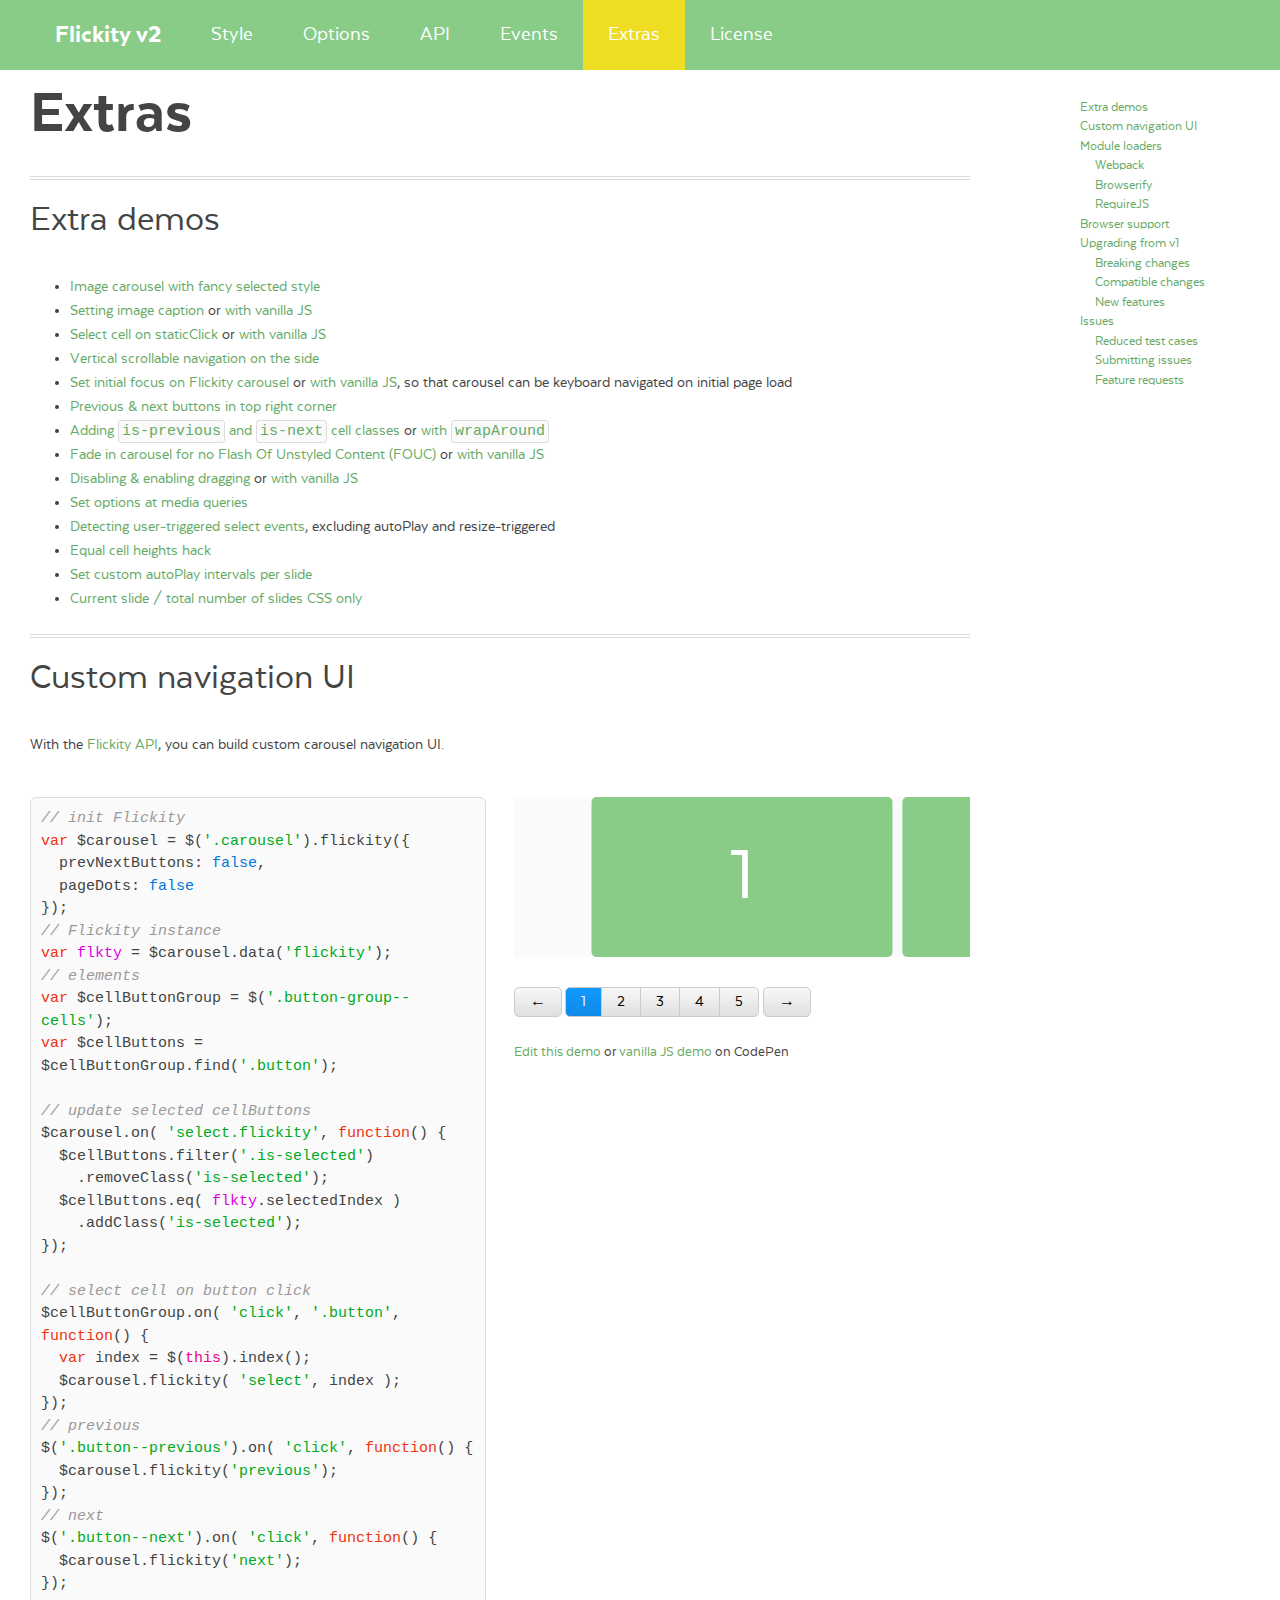
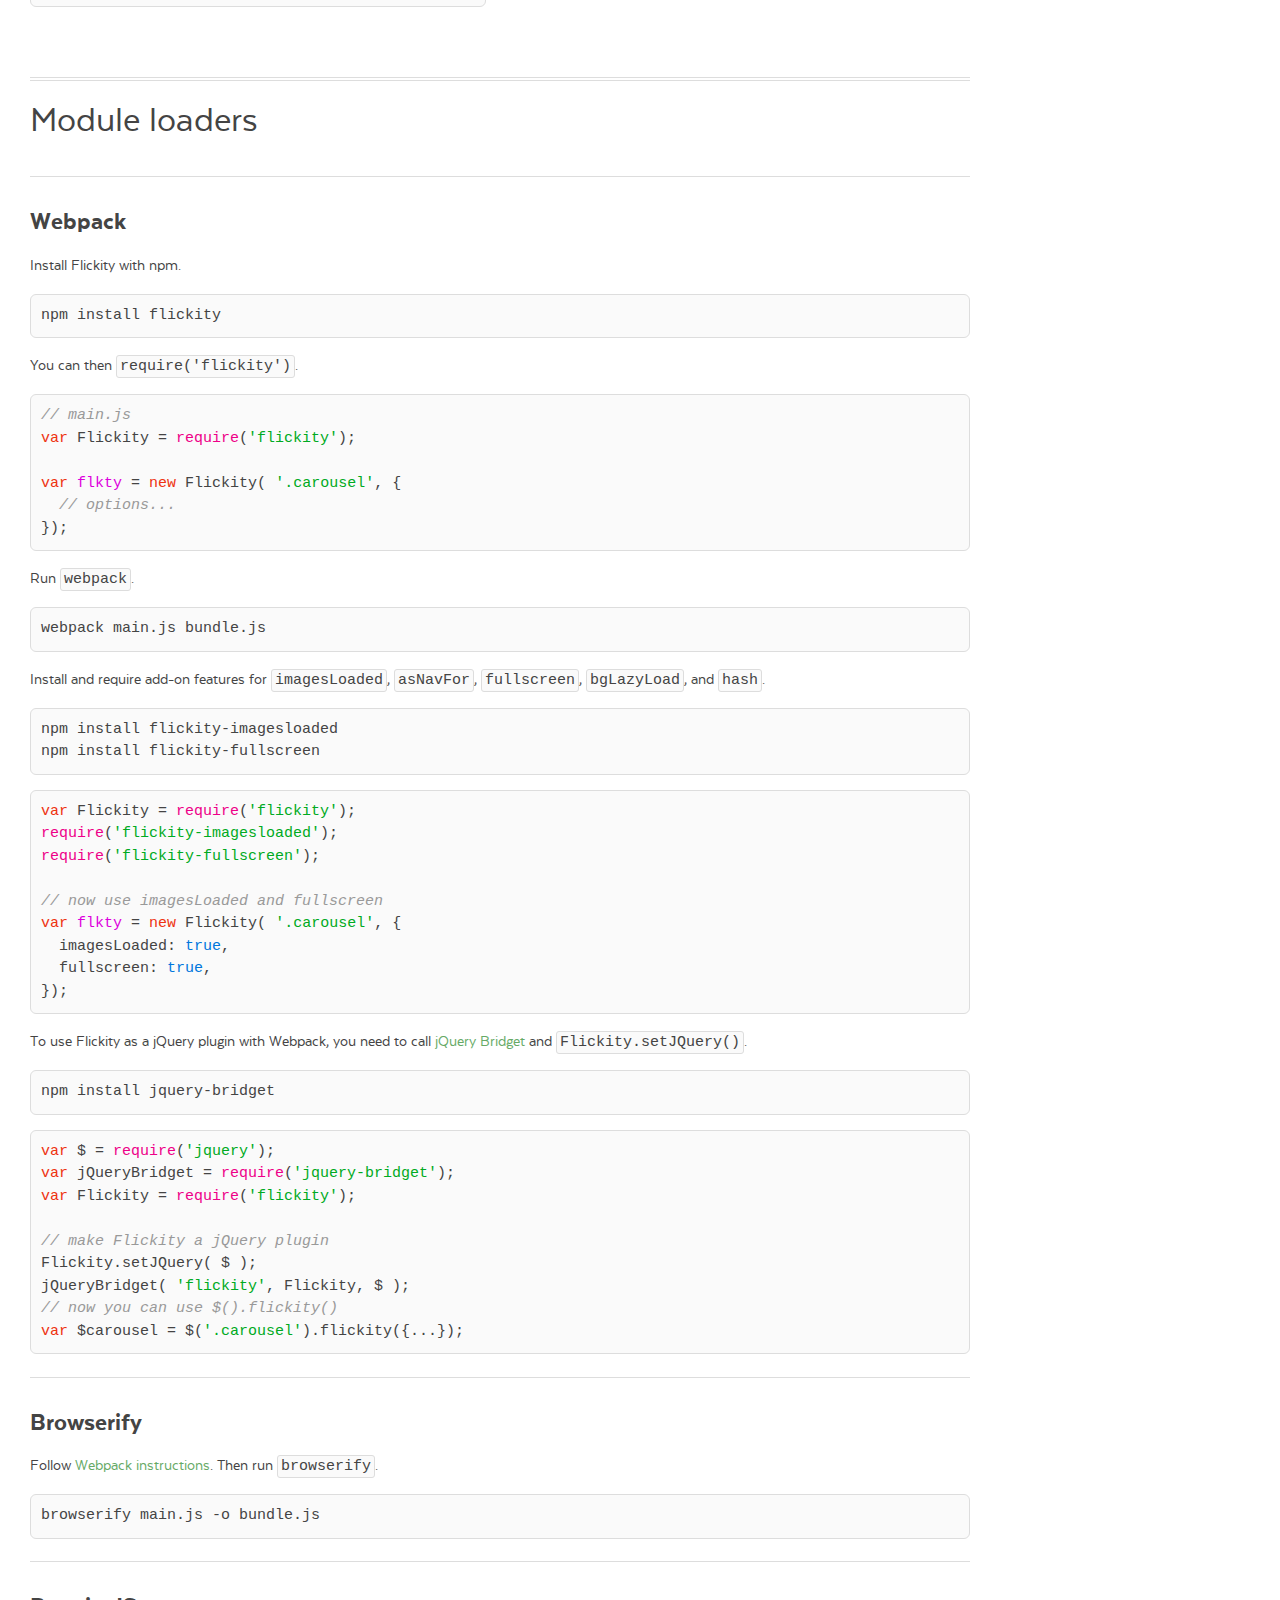
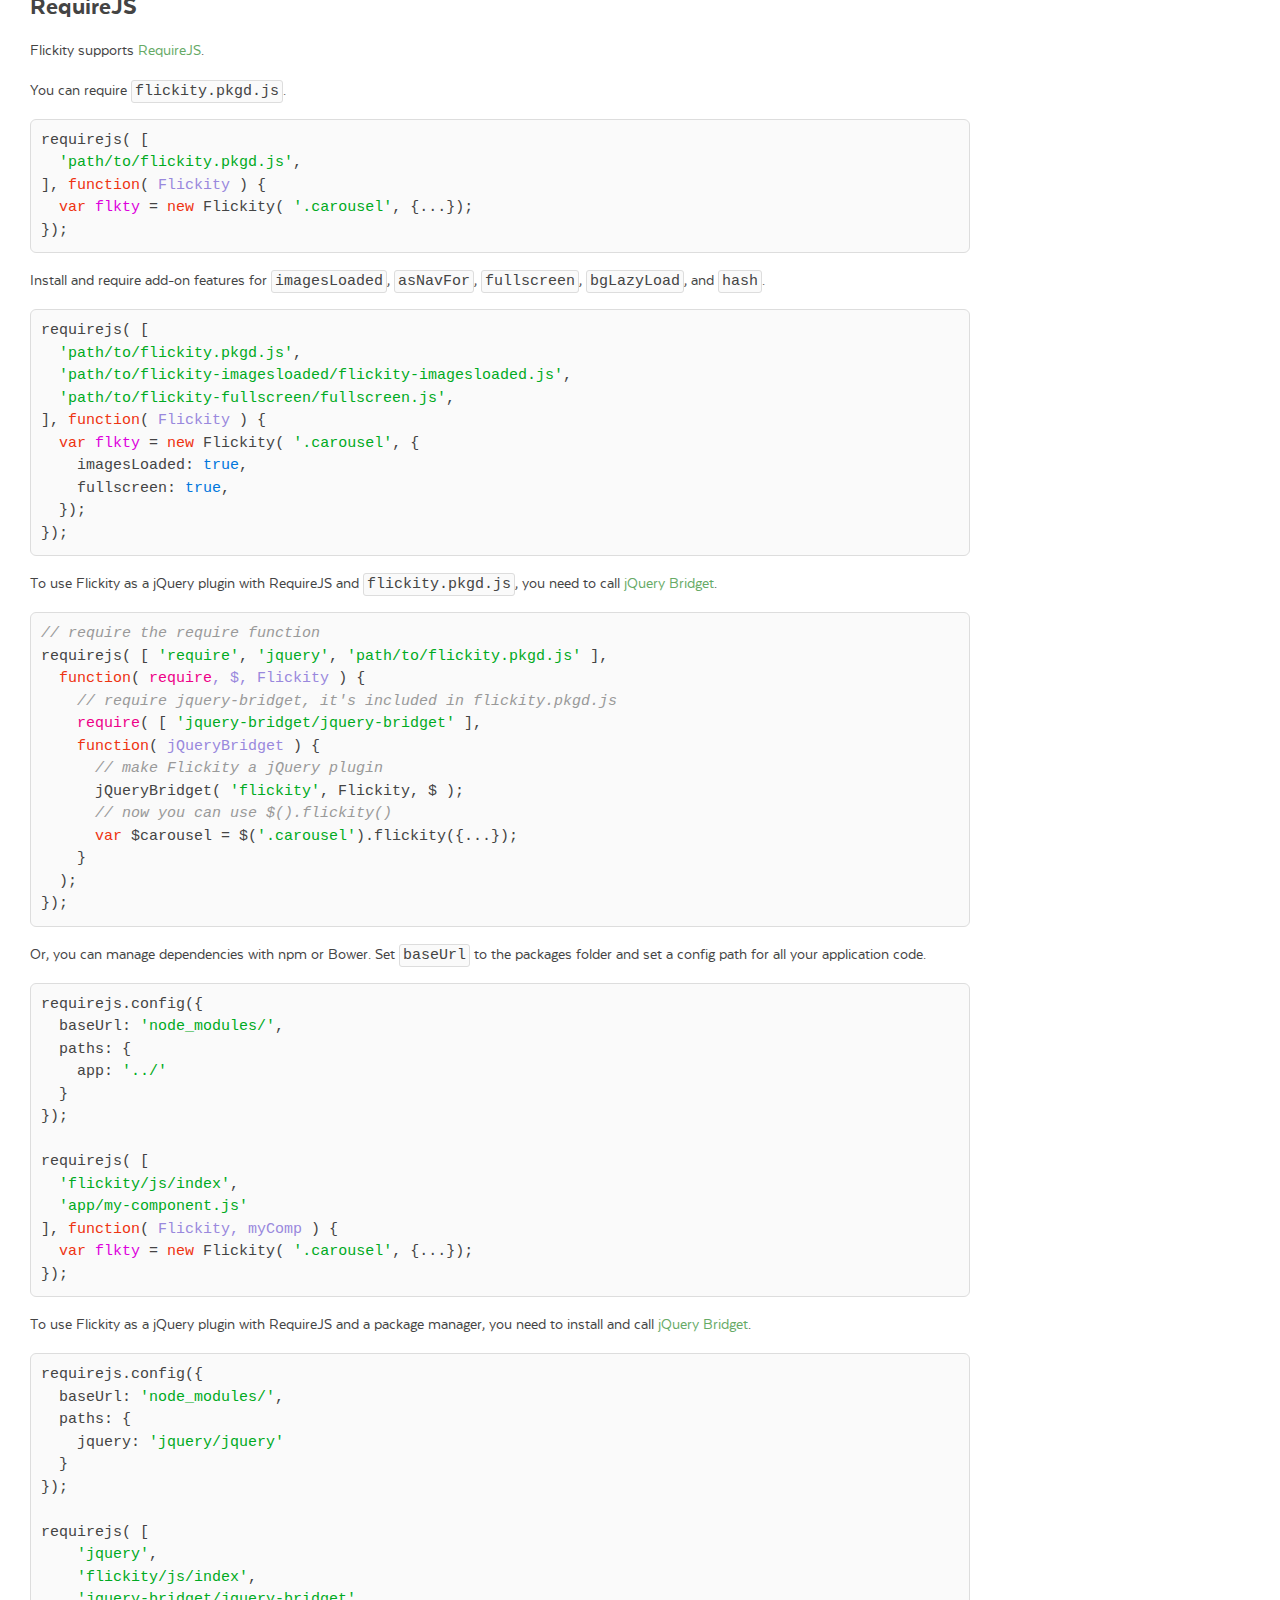
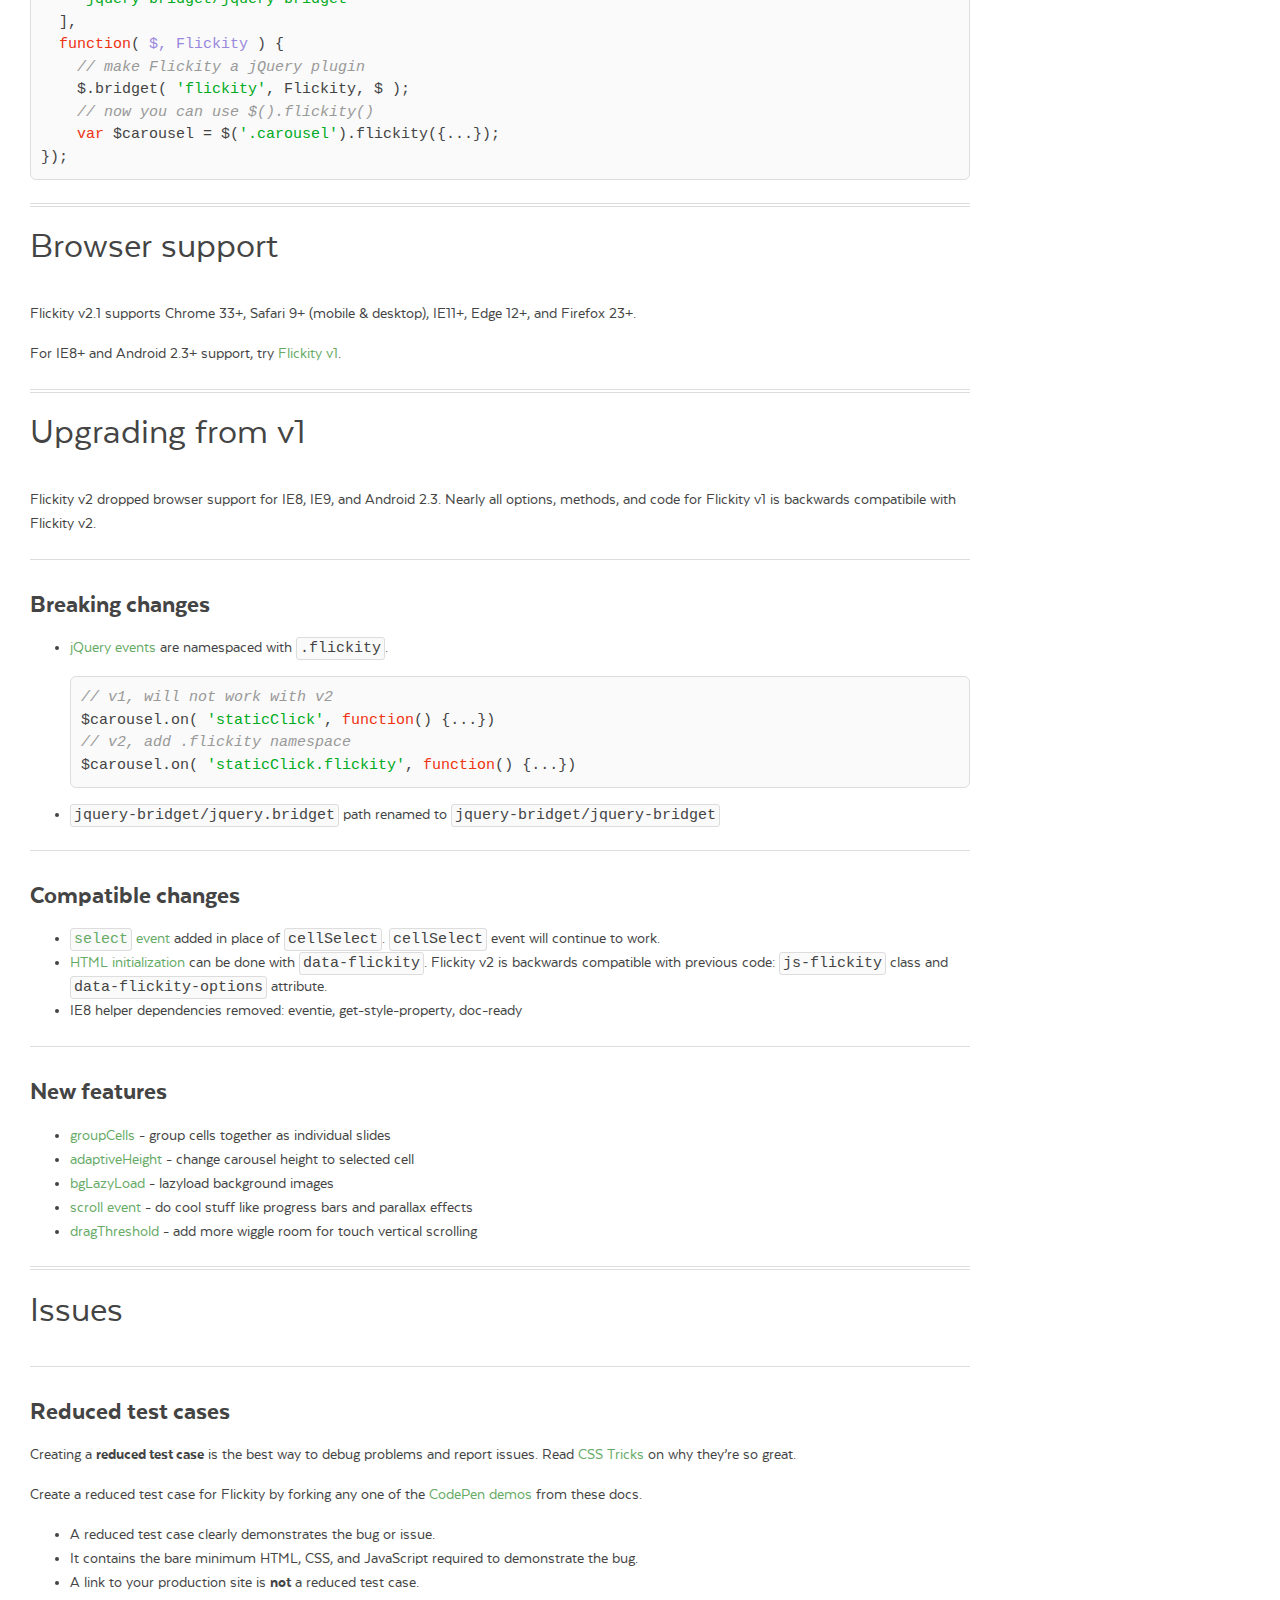
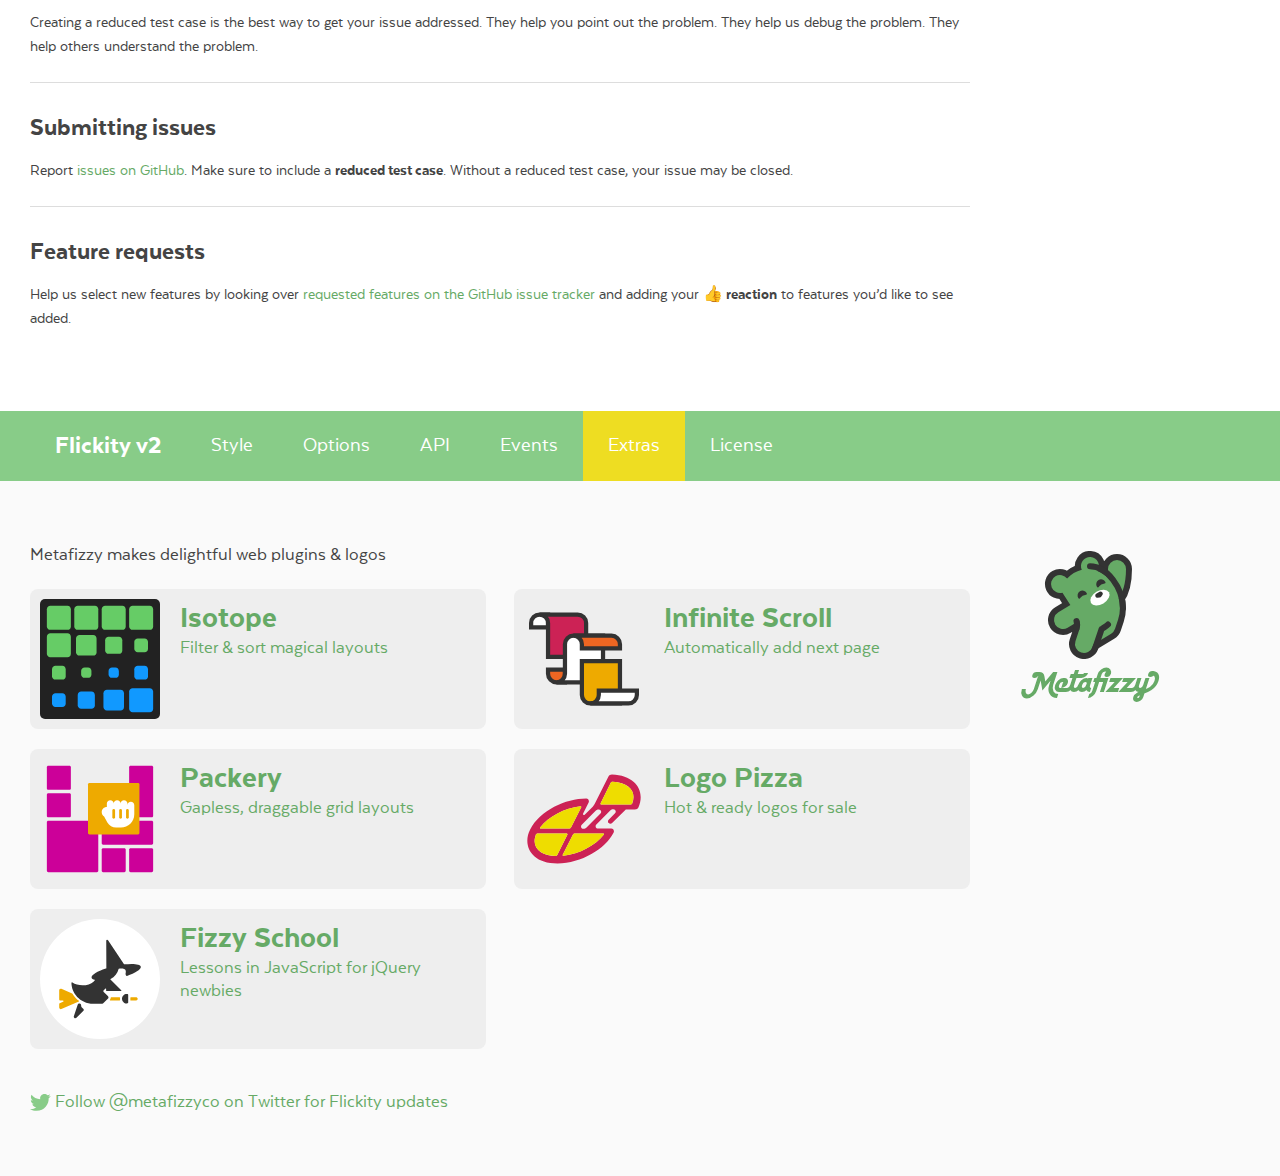
<file: flickity/extras.html>
<!DOCTYPE html><html lang="en" class="export"><head>
  <meta charset="utf-8">
  <meta name="description" content="Touch, responsive, flickable carousels">
  <meta name="viewport" content="width=device-width">

  <title>Flickity v2 · Extras</title>

    <link rel="stylesheet" href="css/flickity-docs.css?6" media="screen">

  <meta name="twitter:card" content="summary">
  <meta name="twitter:site" content="@metafizzyco">
  <meta name="twitter:url" content="https://flickity.metafizzy.co/extras.html">
  <meta name="twitter:title" content="Flickity Extras">
  <meta name="twitter:description" content="Touch, responsive, flickable carousels">

</head>
<body class="page--extras">


<nav class="site-nav">
  <div class="container">
    <ul class="site-nav__list">
      <li class="site-nav__item site-nav__item--homepage"><a href=".">Flickity v2</a></li>
      <li class="site-nav__item site-nav__item--style"><a href="style.html">Style</a></li>
      <li class="site-nav__item site-nav__item--options"><a href="options.html">Options</a></li>
      <li class="site-nav__item site-nav__item--api"><a href="api.html">API</a></li>
      <li class="site-nav__item site-nav__item--events"><a href="events.html">Events</a></li>
      <li class="site-nav__item site-nav__item--extras"><a href="extras.html">Extras</a></li>
      <li class="site-nav__item site-nav__item--license"><a href="license.html">License</a></li>
    </ul>
  </div>
</nav>


<div class="main">
  <div class="container">
      <h1 class="page-title">Extras</h1>


    <ul class="page-nav" data-js="page-nav">
<li class="page-nav__item page-nav__item--h2">
        <a href="#extra-demos">Extra demos</a>
      </li><li class="page-nav__item page-nav__item--h2">
        <a href="#custom-navigation-ui">Custom navigation UI</a>
      </li><li class="page-nav__item page-nav__item--h2">
        <a href="#module-loaders">Module loaders</a>
      </li><li class="page-nav__item page-nav__item--h3">
        <a href="#webpack">Webpack</a>
      </li><li class="page-nav__item page-nav__item--h3">
        <a href="#browserify">Browserify</a>
      </li><li class="page-nav__item page-nav__item--h3">
        <a href="#requirejs">RequireJS</a>
      </li><li class="page-nav__item page-nav__item--h2">
        <a href="#browser-support">Browser support</a>
      </li><li class="page-nav__item page-nav__item--h2">
        <a href="#upgrading-from-v1">Upgrading from v1</a>
      </li><li class="page-nav__item page-nav__item--h3">
        <a href="#breaking-changes">Breaking changes</a>
      </li><li class="page-nav__item page-nav__item--h3">
        <a href="#compatible-changes">Compatible changes</a>
      </li><li class="page-nav__item page-nav__item--h3">
        <a href="#new-features">New features</a>
      </li><li class="page-nav__item page-nav__item--h2">
        <a href="#issues">Issues</a>
      </li><li class="page-nav__item page-nav__item--h3">
        <a href="#reduced-test-cases">Reduced test cases</a>
      </li><li class="page-nav__item page-nav__item--h3">
        <a href="#submitting-issues">Submitting issues</a>
      </li><li class="page-nav__item page-nav__item--h3">
        <a href="#feature-requests">Feature requests</a>
      </li></ul>



<h2 id="extra-demos">Extra demos</h2>

<ul>
  <li><a href="https://codepen.io/desandro/full/jEpxqJ">Image carousel with fancy selected style</a></li>
  <li>
    <a href="https://codepen.io/desandro/pen/dPdVNM">Setting image caption</a> or
    <a href="https://codepen.io/desandro/pen/OPQxpO">with vanilla JS</a>
  </li>
  <li>
    <a href="https://codepen.io/desandro/pen/pvxONO">Select cell on staticClick</a> or
    <a href="https://codepen.io/desandro/pen/OPBoWx">with vanilla JS</a>
  </li>
  <li><a href="https://codepen.io/desandro/pen/dMjbjR">Vertical scrollable navigation on the side</a></li>
  <li>
    <a href="https://codepen.io/desandro/pen/VYVEbM">Set initial focus on Flickity carousel</a> or
    <a href="https://codepen.io/desandro/pen/JoemRR">with vanilla JS</a>,
    so that carousel can be keyboard navigated on initial page load
  </li>
  <li><a href="https://codepen.io/desandro/pen/LVVqBR">Previous &amp; next buttons in top right corner</a></li>
  <li>
    <a href="https://codepen.io/desandro/pen/MagWrN">Adding <code>is-previous</code> and <code>is-next</code> cell classes</a> or
    <a href="https://codepen.io/desandro/pen/wWQQwN">with <code>wrapAround</code></a>
  </li>
  <li><a href="https://codepen.io/desandro/pen/KVwVqa/">Fade in carousel for no Flash Of Unstyled Content (FOUC)</a> or
    <a href="https://codepen.io/desandro/pen/JGoGpm">with vanilla JS</a>
  </li>
  <li><a href="https://codepen.io/desandro/pen/xZWqWM/">Disabling &amp; enabling dragging</a>
    or <a href="https://codepen.io/desandro/pen/adYJEQ/">with vanilla JS</a></li>
  <li><a href="https://codepen.io/desandro/pen/xVBpqG">Set options at media queries</a></li>
  <li><a href="https://codepen.io/desandro/pen/EWbqxa/">Detecting user-triggered select events</a>, excluding autoPlay and resize-triggered</li>
  <li><a href="https://codepen.io/desandro/pen/ZXEGVq">Equal cell heights hack</a></li>
  <li><a href="https://codepen.io/desandro/pen/gvKKrN/">Set custom autoPlay intervals per slide</a></li>
  <li><a href="https://codepen.io/grimcap/pen/XWbdjWa">Current slide / total number of slides CSS only</a></li>
</ul>


<h2 id="custom-navigation-ui">Custom navigation UI</h2>

<p>With the <a href="api.html">Flickity API</a>, you can build custom carousel navigation UI.</p>

<div class="example duo">
  <div class="example__code duo__cell"><pre><code class=" js
"><span class="comment">// init Flickity</span>
<span class="keyword">var</span> $carousel = $(<span class="string">'.carousel'</span>).flickity({
  <span class="attr">prevNextButtons</span>: <span class="literal">false</span>,
  <span class="attr">pageDots</span>: <span class="literal">false</span>
});
<span class="comment">// Flickity instance</span>
<span class="keyword">var</span> <span class="flickity_var">flkty</span> = $carousel.data(<span class="string">'flickity'</span>);
<span class="comment">// elements</span>
<span class="keyword">var</span> $cellButtonGroup = $(<span class="string">'.button-group--cells'</span>);
<span class="keyword">var</span> $cellButtons = $cellButtonGroup.find(<span class="string">'.button'</span>);

<span class="comment">// update selected cellButtons</span>
$carousel.on( <span class="string">'select.flickity'</span>, <span class="function"><span class="keyword">function</span>(<span class="params"></span>) </span>{
  $cellButtons.filter(<span class="string">'.is-selected'</span>)
    .removeClass(<span class="string">'is-selected'</span>);
  $cellButtons.eq( <span class="flickity_var">flkty</span>.selectedIndex )
    .addClass(<span class="string">'is-selected'</span>);
});

<span class="comment">// select cell on button click</span>
$cellButtonGroup.on( <span class="string">'click'</span>, <span class="string">'.button'</span>, <span class="function"><span class="keyword">function</span>(<span class="params"></span>) </span>{
  <span class="keyword">var</span> index = $(<span class="built_in">this</span>).index();
  $carousel.flickity( <span class="string">'select'</span>, index );
});
<span class="comment">// previous</span>
$(<span class="string">'.button--previous'</span>).on( <span class="string">'click'</span>, <span class="function"><span class="keyword">function</span>(<span class="params"></span>) </span>{
  $carousel.flickity(<span class="string">'previous'</span>);
});
<span class="comment">// next</span>
$(<span class="string">'.button--next'</span>).on( <span class="string">'click'</span>, <span class="function"><span class="keyword">function</span>(<span class="params"></span>) </span>{
  $carousel.flickity(<span class="string">'next'</span>);
});
</code></pre>
  </div>
  <div class="example__demo duo__cell" data-js="custom-nav">
    <div class="carousel">
      <div class="carousel-cell"></div>
      <div class="carousel-cell"></div>
      <div class="carousel-cell"></div>
      <div class="carousel-cell"></div>
      <div class="carousel-cell"></div>
    </div>
    <div class="button-row button-row--centered">
      <button class="button button--previous">←</button>
      <div class="button-group button-group--cells button-group--inline">
        <button class="button is-selected">1</button>
        <button class="button">2</button>
        <button class="button">3</button>
        <button class="button">4</button>
        <button class="button">5</button>
      </div>
      <button class="button button--next">→</button>
    </div>
    <p class="edit-demo">
        <a href="https://codepen.io/desandro/pen/jEZwxb">Edit this demo</a>
        or <a href="https://codepen.io/desandro/pen/emVRjv">vanilla JS demo</a> on CodePen
    </p>
  </div>
</div>


<h2 id="module-loaders">Module loaders</h2>


<h3 id="webpack">Webpack</h3>

<p>Install Flickity with npm.</p>
<pre><code class=" bash
">npm install flickity
</code></pre>

<p>You can then <code>require('flickity')</code>.</p>
<pre><code class=" js
"><span class="comment">// main.js</span>
<span class="keyword">var</span> <span class="flickity_keyword">Flickity</span> = <span class="built_in">require</span>(<span class="string">'flickity'</span>);

<span class="keyword">var</span> <span class="flickity_var">flkty</span> = <span class="keyword">new</span> <span class="flickity_keyword">Flickity</span>( <span class="string">'.carousel'</span>, {
  <span class="comment">// options...</span>
});
</code></pre>

<p>Run <code>webpack</code>.</p>
<pre><code class=" bash
">webpack main.js bundle.js
</code></pre>

<p>Install and require add-on features for <code>imagesLoaded</code>, <code>asNavFor</code>, <code>fullscreen</code>, <code>bgLazyLoad</code>, and <code>hash</code>.</p>
<pre><code class=" bash
">npm install flickity-imagesloaded
npm install flickity-fullscreen
</code></pre>
<pre><code class=" js
"><span class="keyword">var</span> <span class="flickity_keyword">Flickity</span> = <span class="built_in">require</span>(<span class="string">'flickity'</span>);
<span class="built_in">require</span>(<span class="string">'flickity-imagesloaded'</span>);
<span class="built_in">require</span>(<span class="string">'flickity-fullscreen'</span>);

<span class="comment">// now use imagesLoaded and fullscreen</span>
<span class="keyword">var</span> <span class="flickity_var">flkty</span> = <span class="keyword">new</span> <span class="flickity_keyword">Flickity</span>( <span class="string">'.carousel'</span>, {
  <span class="attr">imagesLoaded</span>: <span class="literal">true</span>,
  <span class="attr">fullscreen</span>: <span class="literal">true</span>,
});
</code></pre>

<p>To use Flickity as a jQuery plugin with Webpack, you need to call <a href="https://www.npmjs.com/package/jquery-bridget">jQuery Bridget</a> and <code>Flickity.setJQuery()</code>.</p>
<pre><code class=" bash
">npm install jquery-bridget
</code></pre>
<pre><code class=" js
"><span class="keyword">var</span> $ = <span class="built_in">require</span>(<span class="string">'jquery'</span>);
<span class="keyword">var</span> jQueryBridget = <span class="built_in">require</span>(<span class="string">'jquery-bridget'</span>);
<span class="keyword">var</span> <span class="flickity_keyword">Flickity</span> = <span class="built_in">require</span>(<span class="string">'flickity'</span>);

<span class="comment">// make Flickity a jQuery plugin</span>
<span class="flickity_keyword">Flickity</span>.setJQuery( $ );
jQueryBridget( <span class="string">'flickity'</span>, <span class="flickity_keyword">Flickity</span>, $ );
<span class="comment">// now you can use $().flickity()</span>
<span class="keyword">var</span> $carousel = $(<span class="string">'.carousel'</span>).flickity({...});
</code></pre>


<h3 id="browserify">Browserify</h3>

<p>Follow <a href="#webpack">Webpack instructions</a>. Then run <code>browserify</code>.</p>
<pre><code class=" bash
">browserify main.js -o bundle.js
</code></pre>


<h3 id="requirejs">RequireJS</h3>

<p>Flickity supports <a href="http://requirejs.org/">RequireJS</a>.</p>

<p>You can require <code>flickity.pkgd.js</code>.</p>
<pre><code class=" js
">requirejs( [
  <span class="string">'path/to/flickity.pkgd.js'</span>,
], <span class="function"><span class="keyword">function</span>(<span class="params"> <span class="flickity_keyword">Flickity</span> </span>) </span>{
  <span class="keyword">var</span> <span class="flickity_var">flkty</span> = <span class="keyword">new</span> <span class="flickity_keyword">Flickity</span>( <span class="string">'.carousel'</span>, {...});
});
</code></pre>

<p>Install and require add-on features for <code>imagesLoaded</code>, <code>asNavFor</code>, <code>fullscreen</code>, <code>bgLazyLoad</code>, and <code>hash</code>.</p>
<pre><code class=" js
">requirejs( [
  <span class="string">'path/to/flickity.pkgd.js'</span>,
  <span class="string">'path/to/flickity-imagesloaded/flickity-imagesloaded.js'</span>,
  <span class="string">'path/to/flickity-fullscreen/fullscreen.js'</span>,
], <span class="function"><span class="keyword">function</span>(<span class="params"> <span class="flickity_keyword">Flickity</span> </span>) </span>{
  <span class="keyword">var</span> <span class="flickity_var">flkty</span> = <span class="keyword">new</span> <span class="flickity_keyword">Flickity</span>( <span class="string">'.carousel'</span>, {
    <span class="attr">imagesLoaded</span>: <span class="literal">true</span>,
    <span class="attr">fullscreen</span>: <span class="literal">true</span>,
  });
});
</code></pre>

<p>To use Flickity as a jQuery plugin with RequireJS and <code>flickity.pkgd.js</code>, you need to call <a href="https://www.npmjs.com/package/jquery-bridget">jQuery Bridget</a>.</p>
<pre><code class=" js
"><span class="comment">// require the require function</span>
requirejs( [ <span class="string">'require'</span>, <span class="string">'jquery'</span>, <span class="string">'path/to/flickity.pkgd.js'</span> ],
  <span class="function"><span class="keyword">function</span>(<span class="params"> <span class="built_in">require</span>, $, <span class="flickity_keyword">Flickity</span> </span>) </span>{
    <span class="comment">// require jquery-bridget, it's included in flickity.pkgd.js</span>
    <span class="built_in">require</span>( [ <span class="string">'jquery-bridget/jquery-bridget'</span> ],
    <span class="function"><span class="keyword">function</span>(<span class="params"> jQueryBridget </span>) </span>{
      <span class="comment">// make Flickity a jQuery plugin</span>
      jQueryBridget( <span class="string">'flickity'</span>, <span class="flickity_keyword">Flickity</span>, $ );
      <span class="comment">// now you can use $().flickity()</span>
      <span class="keyword">var</span> $carousel = $(<span class="string">'.carousel'</span>).flickity({...});
    }
  );
});
</code></pre>

<p>Or, you can manage dependencies with npm or Bower. Set <code>baseUrl</code> to the packages folder and set a config path for all your application code.</p>
<pre><code class=" js
">requirejs.config({
  <span class="attr">baseUrl</span>: <span class="string">'node_modules/'</span>,
  <span class="attr">paths</span>: {
    <span class="attr">app</span>: <span class="string">'../'</span>
  }
});

requirejs( [
  <span class="string">'flickity/js/index'</span>,
  <span class="string">'app/my-component.js'</span>
], <span class="function"><span class="keyword">function</span>(<span class="params"> <span class="flickity_keyword">Flickity</span>, myComp </span>) </span>{
  <span class="keyword">var</span> <span class="flickity_var">flkty</span> = <span class="keyword">new</span> <span class="flickity_keyword">Flickity</span>( <span class="string">'.carousel'</span>, {...});
});
</code></pre>

<p>To use Flickity as a jQuery plugin with RequireJS and a package manager, you need to install and call <a href="https://github.com/desandro/jquery-bridget">jQuery Bridget</a>.</p>
<pre><code class=" js
">requirejs.config({
  <span class="attr">baseUrl</span>: <span class="string">'node_modules/'</span>,
  <span class="attr">paths</span>: {
    <span class="attr">jquery</span>: <span class="string">'jquery/jquery'</span>
  }
});

requirejs( [
    <span class="string">'jquery'</span>,
    <span class="string">'flickity/js/index'</span>,
    <span class="string">'jquery-bridget/jquery-bridget'</span>
  ],
  <span class="function"><span class="keyword">function</span>(<span class="params"> $, <span class="flickity_keyword">Flickity</span> </span>) </span>{
    <span class="comment">// make Flickity a jQuery plugin</span>
    $.bridget( <span class="string">'flickity'</span>, <span class="flickity_keyword">Flickity</span>, $ );
    <span class="comment">// now you can use $().flickity()</span>
    <span class="keyword">var</span> $carousel = $(<span class="string">'.carousel'</span>).flickity({...});
});
</code></pre>


<h2 id="browser-support">Browser support</h2>

<p>Flickity v2.1 supports Chrome 33+, Safari 9+ (mobile &amp; desktop), IE11+, Edge 12+, and Firefox 23+.</p>

<p>For IE8+ and Android 2.3+ support, try <a href="https://flickity-v1.metafizzy.co/">Flickity v1</a>.</p>


<h2 id="upgrading-from-v1">Upgrading from v1</h2>

<p>Flickity v2 dropped browser support for IE8, IE9, and Android 2.3. Nearly all options, methods, and code for Flickity v1 is backwards compatibile with Flickity v2.</p>

<h3 id="breaking-changes">Breaking changes</h3>

<ul>
  <li>
    <p><a href="events.html">jQuery events</a> are namespaced with <code>.flickity</code>.</p><pre><code class=" js
"><span class="comment">// v1, will not work with v2</span>
$carousel.on( <span class="string">'staticClick'</span>, <span class="function"><span class="keyword">function</span>(<span class="params"></span>) </span>{...})
<span class="comment">// v2, add .flickity namespace</span>
$carousel.on( <span class="string">'staticClick.flickity'</span>, <span class="function"><span class="keyword">function</span>(<span class="params"></span>) </span>{...})
</code></pre>
  </li>
  <li><code>jquery-bridget/jquery.bridget</code> path renamed to <code>jquery-bridget/jquery-bridget</code></li>
</ul>

<h3 id="compatible-changes">Compatible changes</h3>

<ul>
  <li><a href="events.html#select"><code>select</code> event</a> added in place of <code>cellSelect</code>. <code>cellSelect</code> event will continue to work.</li>
  <li><a href="index.html#initialize-with-html">HTML initialization</a> can be done with <code>data-flickity</code>. Flickity v2 is backwards compatible with previous code: <code>js-flickity</code> class and <code>data-flickity-options</code> attribute.</li>
  <li>IE8 helper dependencies removed: eventie, get-style-property, doc-ready</li>
</ul>

<h3 id="new-features">New features</h3>

<ul>
  <li><a href="options.html#groupcells">groupCells</a> - group cells together as individual slides</li>
  <li><a href="options.html#adaptiveheight">adaptiveHeight</a> - change carousel height to selected cell</li>
  <li><a href="options.html#bglazyload">bgLazyLoad</a> - lazyload background images</li>
  <li><a href="events.html#scroll">scroll event</a> - do cool stuff like progress bars and parallax effects</li>
  <li><a href="options.html#dragthreshold">dragThreshold</a> - add more wiggle room for touch vertical scrolling</li>
</ul>


<h2 id="issues">Issues</h2>

<h3 id="reduced-test-cases">Reduced test cases</h3>

<p>Creating a <strong>reduced test case</strong> is the best way to debug problems and report issues. Read <a href="https://css-tricks.com/reduced-test-cases/">CSS Tricks</a> on why they’re so great.</p>

<p>Create a reduced test case for Flickity by forking any one of the <a href="https://codepen.io/desandro/pens/tags/?grid_type=list&amp;selected_tag=flickity-docs&amp;sort_order=asc">CodePen demos</a> from these docs.</p>

<ul>
  <li>A reduced test case clearly demonstrates the bug or issue.</li>
  <li>It contains the bare minimum HTML, CSS, and JavaScript required to demonstrate the bug.</li>
  <li>A link to your production site is <b>not</b> a reduced test case.</li>
</ul>

<p>Creating a reduced test case is the best way to get your issue addressed. They help you point out the problem. They help us debug the problem. They help others understand the problem.</p>


<h3 id="submitting-issues">Submitting issues</h3>

<p>Report <a href="https://github.com/metafizzy/flickity/issues/">issues on GitHub</a>. Make sure to include a <strong>reduced test case</strong>. Without a reduced test case, your issue may be closed.</p>


<h3 id="feature-requests">Feature requests</h3>

<p>Help us select new features by looking over <a href="https://github.com/metafizzy/flickity/labels/feature%20request">requested features on the GitHub issue tracker</a> and adding your <strong>👍 reaction</strong> to features you’d like to see added.</p>


  </div>
</div>

<nav class="site-nav">
  <div class="container">
    <ul class="site-nav__list">
      <li class="site-nav__item site-nav__item--homepage"><a href=".">Flickity v2</a></li>
      <li class="site-nav__item site-nav__item--style"><a href="style.html">Style</a></li>
      <li class="site-nav__item site-nav__item--options"><a href="options.html">Options</a></li>
      <li class="site-nav__item site-nav__item--api"><a href="api.html">API</a></li>
      <li class="site-nav__item site-nav__item--events"><a href="events.html">Events</a></li>
      <li class="site-nav__item site-nav__item--extras"><a href="extras.html">Extras</a></li>
      <li class="site-nav__item site-nav__item--license"><a href="license.html">License</a></li>
    </ul>
  </div>
</nav>

<footer class="site-footer">

  <div class="container">

    <p class="site-footer__copy">Metafizzy makes delightful web plugins &amp; logos</p>

    <div class="showcase">
    
      <ul class="showcase-item-list">
          <li class="showcase-item">
            <a class="showcase-item__link" href="https://isotope.metafizzy.co">
              <div class="showcase-item__image">
                  <svg class="isotope-illo" xmlns="http://www.w3.org/2000/svg" viewBox="0 0 350 350" width="100" height="100">
                    <path class="isotope-illo__color1" fill="#6C6" d="M80 170H30c-6 0-10-5-10-10v-50c0-6 5-10 10-10h50c6 0 10 5 10 10v50C90 166 86 170 80 170z"></path>
                    <path class="isotope-illo__color1" fill="#6C6" d="M80 90H30c-6 0-10-5-10-10V30c0-6 5-10 10-10h50c6 0 10 5 10 10v50C90 86 86 90 80 90z"></path>
                    <path class="isotope-illo__color1" fill="#6C6" d="M160 90h-50c-6 0-10-5-10-10V30c0-6 5-10 10-10h50c6 0 10 5 10 10v50C170 86 166 90 160 90z"></path>
                    <path class="isotope-illo__color1" fill="#6C6" d="M240 90h-50c-6 0-10-5-10-10V30c0-6 5-10 10-10h50c6 0 10 5 10 10v50C250 86 246 90 240 90z"></path>
                    <path class="isotope-illo__color1" fill="#6C6" d="M320 90h-50c-6 0-10-5-10-10V30c0-6 5-10 10-10h50c6 0 10 5 10 10v50C330 86 326 90 320 90z"></path>
                    <path class="isotope-illo__color1" fill="#6C6" d="M155 165h-40c-6 0-10-5-10-10v-40c0-6 5-10 10-10h40c6 0 10 5 10 10v40 C165 161 161 165 155 165z"></path>
                    <path class="isotope-illo__color1" fill="#6C6" d="M230 160h-30c-6 0-10-5-10-10v-30c0-6 5-10 10-10h30c6 0 10 5 10 10v30 C240 156 236 160 230 160z"></path>
                    <path class="isotope-illo__color1" fill="#6C6" d="M305 155h-20c-6 0-10-5-10-10v-20c0-6 5-10 10-10h20c6 0 10 5 10 10v20 C315 151 311 155 305 155z"></path>
                    <path class="isotope-illo__color1" fill="#6C6" d="M65 235H45c-6 0-10-5-10-10v-20c0-6 5-10 10-10h20c6 0 10 5 10 10v20C75 231 71 235 65 235z"></path>
                    <path class="isotope-illo__color1" fill="#6C6" d="M140 230h-10c-6 0-10-5-10-10v-10c0-6 5-10 10-10h10c6 0 10 5 10 10v10 C150 226 146 230 140 230z"></path>
                    <path class="isotope-illo__color2" fill="#19F" d="M305 235h-20c-6 0-10-5-10-10v-20c0-6 5-10 10-10h20c6 0 10 5 10 10v20 C315 231 311 235 305 235z"></path>
                    <path class="isotope-illo__color2" fill="#19F" d="M65 315H45c-6 0-10-5-10-10v-20c0-6 5-10 10-10h20c6 0 10 5 10 10v20C75 311 71 315 65 315z"></path>
                    <path class="isotope-illo__color2" fill="#19F" d="M150 320h-30c-6 0-10-5-10-10v-30c0-6 5-10 10-10h30c6 0 10 5 10 10v30 C160 316 156 320 150 320z"></path>
                    <path class="isotope-illo__color2" fill="#19F" d="M220 230h-10c-6 0-10-5-10-10v-10c0-6 5-10 10-10h10c6 0 10 5 10 10v10 C230 226 226 230 220 230z"></path>
                    <path class="isotope-illo__color2" fill="#19F" d="M235 325h-40c-6 0-10-5-10-10v-40c0-6 5-10 10-10h40c6 0 10 5 10 10v40 C245 321 241 325 235 325z"></path>
                    <path class="isotope-illo__color2" fill="#19F" d="M320 330h-50c-6 0-10-5-10-10v-50c0-6 5-10 10-10h50c6 0 10 5 10 10v50 C330 326 326 330 320 330z"></path>
                  </svg>
              </div>
              <div class="showcase-item__text">
                <h3 class="showcase-item__title">Isotope</h3>
                <p class="showcase-item__description">Filter &amp; sort magical layouts</p>
              </div>
            </a>
          </li>
    
          <li class="showcase-item">
            <a class="showcase-item__link" href="https://infinite-scroll.com">
              <div class="showcase-item__image">
                  <svg class="infinite-scroll-illo" xmlns="http://www.w3.org/2000/svg" viewBox="0 0 520 520" width="200" height="200">
                    <path class="infinite-scroll-illo__page infinite-scroll-illo__page--back" d="M90,110H10V90c0-22,18-40,40-40h40V110z"></path>
                    <path class="infinite-scroll-illo__page infinite-scroll-illo__page--front1" d="M270,90L270,90c0-22-18-40-40-40h0H50h0c22,0,40,18,40,40v0v0v160h180V90z"></path>
                    <path class="infinite-scroll-illo__page infinite-scroll-illo__page--front2" d="M170,330v-20H90v20v0c0,22,18,40,40,40h0h40V330z"></path>
                    <path class="infinite-scroll-illo__page infinite-scroll-illo__page--back" d="M350,150H210c-22,0-40,18-40,40v140v0c0,22-18,40-40,40h0h220V150z"></path>
                    <path class="infinite-scroll-illo__page infinite-scroll-illo__page--front3" d="M430,470V270H250v160c0,22,18,40,40,40H430z"></path>
                    <path class="infinite-scroll-illo__page infinite-scroll-illo__page--front2" d="M250,190v20h180v-20c0-22-18-40-40-40H210h0C232,150,250,168,250,190L250,190z"></path>
                    <path class="infinite-scroll-illo__page infinite-scroll-illo__page--back" d="M330,410v20v0c0,22-18,40-40,40h0h180c22,0,40-18,40-40v-20H330z"></path>
                  </svg>
              </div>
              <div class="showcase-item__text">
                <h3 class="showcase-item__title">Infinite Scroll</h3>
                <p class="showcase-item__description">Automatically add next page</p>
              </div>
            </a>
          </li>
    
    
          <li class="showcase-item">
            <a class="showcase-item__link" href="https://packery.metafizzy.co">
              <div class="showcase-item__image">
                  <svg class="packery-illo" xmlns="http://www.w3.org/2000/svg" viewBox="0 0 700 700" width="100" height="100">
                    <path class="packery-illo__item" fill="#C09" d="M172 180H48c-4 0-8-4-8-8V48c0-4 4-8 8-8h124c4 0 8 4 8 8v124C180 176 176 180 172 180z"></path>
                    <path class="packery-illo__item" fill="#C09" d="M172 340H48c-4 0-8-4-8-8V208c0-4 4-8 8-8h124c4 0 8 4 8 8v124C180 336 176 340 172 340z"></path>
                    <path class="packery-illo__item" fill="#C09" d="M492 660H368c-4 0-8-4-8-8V528c0-4 4-8 8-8h124c4 0 8 4 8 8v124C500 656 496 660 492 660z"></path>
                    <path class="packery-illo__item" fill="#C09" d="M652 660H528c-4 0-8-4-8-8V528c0-4 4-8 8-8h124c4 0 8 4 8 8v124C660 656 656 660 652 660z"></path>
                    <path class="packery-illo__item" fill="#C09" d="M652 500H368c-4 0-8-4-8-8V368c0-4 4-8 8-8h284c4 0 8 4 8 8v124C660 496 656 500 652 500z"></path>
                    <path class="packery-illo__item" fill="#C09" d="M332 660H48c-4 0-8-4-8-8V368c0-4 4-8 8-8h284c4 0 8 4 8 8v284C340 656 336 660 332 660z"></path>
                    <path class="packery-illo__item" fill="#C09" d="M652 340H528c-4 0-8-4-8-8V48c0-4 4-8 8-8h124c4 0 8 4 8 8v284C660 336 656 340 652 340z"></path>
                    <path class="packery-illo__draggie" fill="#EA0" d="M572 440H288c-4 0-8-4-8-8V148c0-4 4-8 8-8h284c4 0 8 4 8 8v284C580 436 576 440 572 440z"></path>
                    <g>
                      <path class="packery-illo__hand" fill="white" d="M530 250c-11 0-20 9-20 20v-10c0-11-9-20-20-20s-20 9-20 20c0-11-9-20-20-20s-20 9-20 20c0-11-9-20-20-20
                        s-20 9-20 20v20c-17 0-30 13-30 30c0 11 6 20 14 25l19 35c10 18 30 30 51 30h28
                        c43 0 78-35 78-78V270C550 259 541 250 530 250z"></path>
                      <line class="packery-illo__hand-line" stroke="#EA0" fill="none" stroke-width="16" stroke-linecap="round" x1="430" y1="300" x2="430" y2="340"></line>
                      <line class="packery-illo__hand-line" stroke="#EA0" fill="none" stroke-width="16" stroke-linecap="round" x1="470" y1="300" x2="470" y2="340"></line>
                      <line class="packery-illo__hand-line" stroke="#EA0" fill="none" stroke-width="16" stroke-linecap="round" x1="510" y1="300" x2="510" y2="340"></line>
                    </g>
                  </svg>
              </div>
              <div class="showcase-item__text">
                <h3 class="showcase-item__title">Packery</h3>
                <p class="showcase-item__description">Gapless, draggable grid layouts</p>
              </div>
            </a>
          </li>
    
          <li class="showcase-item">
            <a class="showcase-item__link" href="http://logo.pizza">
              <div class="showcase-item__image">
                  <svg class="logo-pizza-illo" xmlns="http://www.w3.org/2000/svg" viewBox="0 0 700 700" width="100" height="100">
                    <path class="logo-pizza-illo__outline" fill="#C25" d="M513 91c-9-0-17 5-21 12l-80 160c-3 5-6 10-11 15l-47 47
                      c-5 5-12-1-9-7l32-64c5-11-2-23-14-23h-0c-121 0-268 70-327 180
                      C-9 497 35 609 196 609c138 0 279-85 327-180v0c5-11-2-23-14-23h-77c-13 0-19-15-10-24
                      l81-81c5-5 11-8 18-8l0 0c13 0 19 15 10 24L494 354c-6 6-6 14 0 20c3 3 6 4 10 4
                      c4 0 7-1 10-4l80-80h53c9 0 17-5 21-13C707 190 656 97 513 91z M334 281l-59 117
                      c-2 5-7 8-13 8H97c-4 0-6-4-3-7c49-64 143-114 236-124C333 275 335 278 334 281z
                       M70 441c2-4 6-7 10-7h168c4 0 7 4 5 8l-59 118c-2 4-6 6-11 6
                      C106 565 38 521 70 441z M466 441c-49 64-143 114-236 124c-3 0-6-3-4-6l59-117
                      c2-5 7-8 13-8h166C466 434 468 438 466 441z M446 318l-81 81c-5 5-11 8-18 8l0 0
                      c-13 0-19-15-10-24l81-81c5-5 11-8 18-8l0 0C449 294 455 309 446 318z M447 258L506 139
                      c2-4 6-7 11-6c101 7 140 60 114 126c-2 4-6 7-10 7H452C448 266 445 262 447 258z"></path>
                    <path class="logo-pizza-illo__slice" fill="#ED0" d="M334 281l-59 117c-2 5-7 8-13 8H97c-4 0-6-4-3-7
                      c49-64 143-114 236-124C333 275 335 278 334 281z"></path>
                    <path class="logo-pizza-illo__slice" fill="#ED0" d="M70 441c2-4 6-7 10-7h168c4 0 7 4 5 8l-59 118c-2 4-6 6-11 6
                      C106 565 38 521 70 441z"></path>
                    <path class="logo-pizza-illo__slice" fill="#ED0" d="M466 441c-49 64-143 114-236 124c-3 0-6-3-4-6l59-117
                      c2-5 7-8 13-8h166C466 434 468 438 466 441z"></path>
                    <path class="logo-pizza-illo__slice" fill="#ED0" d="M447 258L506 139c2-4 6-7 11-6c101 7 140 60 114 126c-2 4-6 7-10 7H452
                      C448 266 445 262 447 258z"></path>
                  </svg>
              </div>
              <div class="showcase-item__text">
                <h3 class="showcase-item__title">Logo Pizza</h3>
                <p class="showcase-item__description">Hot &amp; ready logos for sale</p>
              </div>
            </a>
          </li>
    
          <li class="showcase-item">
            <a class="showcase-item__link" href="http://fizzy.school">
              <div class="showcase-item__image">
                  <svg class="witchie-logo" xmlns="http://www.w3.org/2000/svg" viewBox="0 0 1000 1000" width="200" height="200">
                    <circle class="witchie-logo__moon" fill="white" cx="500" cy="500" r="500"></circle>
                    <path class="witchie-logo__broom" fill="#EA0" d="M582 675a35 35 0 0 0 8-20 3 3 0 0 1 3-2h71a3 3 0 0 1 3 3 59 59 0 0 0 0 20 3 3 0 0 1-3 3h-79A3 3 0 0 1 582 675Zm219 4a13 13 0 0 0 13-14c-1-7-7-12-14-12h-44a3 3 0 0 0-3 3v21a3 3 0 0 0 3 3ZM299 660a203 203 0 0 1-27-36 8 8 0 0 0-4-3L178 582a13 13 0 0 0-18 12v77a8 8 0 0 0 8 8h22a5 5 0 0 1 2 10L164 703a8 8 0 0 0-4 7v28a13 13 0 0 0 18 12l146-63a3 3 0 0 0 1-5A197 197 0 0 1 299 660Z"></path>
                    <path class="witchie-logo__dress" fill="#333" d="M326 705h4a13 13 0 0 1 13 13v8a13 13 0 0 0 4 9l13 13a13 13 0 0 1 0 19l-56 56c-10 10-26-0-22-13L314 714A13 13 0 0 1 326 705Zm397-79c-27 0-47 26-37 54 3 7 11 16 17 19a42 42 0 0 0 19 5 38 38 0 0 0 7-1 8 8 0 0 0 6-8v-62a8 8 0 0 0-6-8 38 38 0 0 0-7-1M840 397c-3-15-33-23-77-23a521 521 0 0 0-59 4 5 5 0 0 1-5-2L567 177a8 8 0 0 0-7-4 8 8 0 0 0-8 8l1 227a5 5 0 0 1-4 5c-74 24-123 55-119 76 2 8 11 14 26 18a3 3 0 0 1 1 4l-11 11c-20 20-56 30-92 30-31 0-63-8-84-23a5 5 0 0 0-3-1 5 5 0 0 0-5 5c0 78 68 173 183 173h75a10 10 0 0 0 7-3l38-38a16 16 0 0 0 0-23l-34-34a10 10 0 0 1 0-14l15-15a3 3 0 0 1 5 2v15a5 5 0 0 0 5 5H674a4 4 0 0 0 3-7l-90-90a3 3 0 0 1 1-4c34-19 59-49 67-84a3 3 0 0 1 2-2c6-1 12-1 17-1 22 0 37 5 39 14 1 6 3 11 2 17-5 17 1 31 8 31a6 6 0 0 0 2-0C797 448 845 419 840 397Z"></path>
                  </svg>
              </div>
              <div class="showcase-item__text">
                <h3 class="showcase-item__title">Fizzy School</h3>
                <p class="showcase-item__description">Lessons in JavaScript for jQuery newbies</p>
              </div>
            </a>
          </li>
    
      </ul> 
    
    </div>

    <p class="site-footer__copy">
      <a href="https://twitter.com/metafizzyco">
        <svg class="twitter-logo" xmlns="http://www.w3.org/2000/svg" viewBox="0 0 512 512" width="30" height="30">
          <path d="M512 97c-19 8-39 14-60 16 22-13 38-34 46-58-20 12-43 21-67 25-19-19-46-32-77-32-58 0-117 52-102 129-87-4-165-46-216-110-24 40-19 107 32 140-17 0-33-5-48-13v1c0 51 36 93 84 103-15 4-34 5-47 2 13 42 52 72 98 73-47 36-96 49-155 44 46 30 102 47 161 47 197 0 306-168 299-312 20-15 38-34 52-55z"></path>
        </svg>
        Follow @metafizzyco on Twitter for Flickity updates
      </a>
    </p>

    <div class="mfzy-brand">
      <a class="mfzy-brand__link" href="https://metafizzy.co">
        <svg class="mfzy-logo" xmlns="http://www.w3.org/2000/svg" xmlns:xlink="http://www.w3.org/1999/xlink" viewBox="0 0 144 144" width="36" height="36">
          <title>Metafizzy logo</title>
          <defs>
            <path id="mfzy-logo__body" d="M 120 24 a 12 12 0 0 0-24 0 a 72 72 0 0 1 -1 11
              a 40 40 0 0 0 -13 -8.5 A 12 12 0 1 0 61.1 25.1 c -8 2 -14 6 -19.6 11.6 
              A 12 12 0 1 0 35.3 55.5 L 45.8 72.1 l -16 9.6 A 12 12 0 0 0 42.2 102.3
              L 58 92.8 a 20 20 0 0 1 -0.2 11.9 l -5.2 15.5 a 12 12 0 0 0 22.8 7.6
              l 1.1 -3.3 l 23.7 -14.2 a 12 12 0 0 0 5.2 -6.5 l 4 -12 A 50 50 0 0 0 111.9 76
              a 52 52 0 0 0 -1.6 -12.8 C 115 57 120 44 120 24Z"></path>
            <path id="mfzy-logo__eye" d="M 0 6.5 a 6.5 6.5 0 0 1 13 0 c 0 3.5 -3 0.5 -6.5 0.5 s -6.5 3 -6.5 -0.5 Z"></path>
            <clipPath id="mfzy-logo__body-clip">
              <use xlink:href="#mfzy-logo__body"></use>
            </clipPath>
          </defs>
          <use class="mfzy-logo__body-outline" xlink:href="#mfzy-logo__body" fill="#333" stroke="#333" stroke-width="16"></use>
          <use class="mfzy-logo__body-fill" xlink:href="#mfzy-logo__body"></use>
          <g class="mfzy-logo__stripes" clip-path="url(#mfzy-logo__body-clip)">
            <rect fill="#E62" x="16" width="120" height="138"></rect>
            <path fill="#C25" d="M96 24L16 72V0h80v24z"></path>
            <path fill="#EA0" d="M116 70L16 130v-26l95-57 5 23z"></path>
            <path fill="#19F" d="M136 138H16v-8l120-72v80z"></path>
          </g>
          <path class="mfzy-logo__cut-ins" stroke="#333" fill="none" stroke-linecap="round" stroke-linejoin="round" stroke-width="8" d="M 72 20.4 c 23 0 44 29 44 56
            M 54 103.4 a 16 16 0 0 0 0 -10
            M 96 98 c -2 2 -8 6 -8.5,6 l -8.4 25.1"></path>
          <g transform="translate(53 57) rotate(-31)">
            <ellipse class="mfzy-logo__snout" cx="25" cy="21" rx="14" ry="9" fill="#FFF"></ellipse>
            <use class="mfzy-logo__feature" xlink:href="#mfzy-logo__eye" fill="#333"></use>
            <use class="mfzy-logo__feature" xlink:href="#mfzy-logo__eye" fill="#333" transform="translate(29 0)"></use>
            <path class="mfzy-logo__feature" d="M 28.6 14 a 3 3 0 0 1 1.3 5.6 l -2.6 1.2 a 3 3 0 0 1 -2.6 0
              l -2.6 -1.2 a 3 3 0 0 1 1.3 -5.6 Z" fill="#333"></path>
          </g>
        </svg>
        <svg class="mfzy-wordmark" xmlns="http://www.w3.org/2000/svg" viewBox="0 0 280 80" fill="none" stroke="#333" width="140" height="40">
          <g transform="skewX(-18)">
            <path stroke-width="8" d="M38 20h6c4 0 7 2 9 6l9 18l12-24h2v22
            a20 22 0 0 0 20 22M48 22v28a12 15 0 0 1-24 0M98 44a6 6 0 0 0 0-12h-2
            a8 10 0 0 0 0 20h14a8 10 0 0 0 8-10M118 12v30a8 10 0 0 0 16 0M150 36
            q-4-4-8-4a8 10 0 1 0 8 10m0-14v14a8 10 0 0 0 8 10M184 20a9 9 0 0 0-18 0
            v34a8 10 0 0 1-8 10M158 32h24v24M190 32h18l-12 20h18M216 32h18l-12 20h18
            a8 10 0 0 0 8-10m0-14v14a8 10 0 0 0 16 0m0-14v38a6 6 0 0 1-12 0
            c0-12 32-8 32-32c0-10-6-16-15-16M108 24h24a6 6 0 0 0 6-6M102 38h-4"></path>
            <g stroke-width="6">
              <circle cx="38" cy="22" r="3"></circle>
              <circle cx="182" cy="20" r="3"></circle>
              <circle cx="269" cy="20" r="3"></circle>
            </g>
          </g>
        </svg>
      </a>
    </div>

  </div>

</footer>

  <script src="js/flickity-docs.min.js?2"></script>




</body></html>
</file>
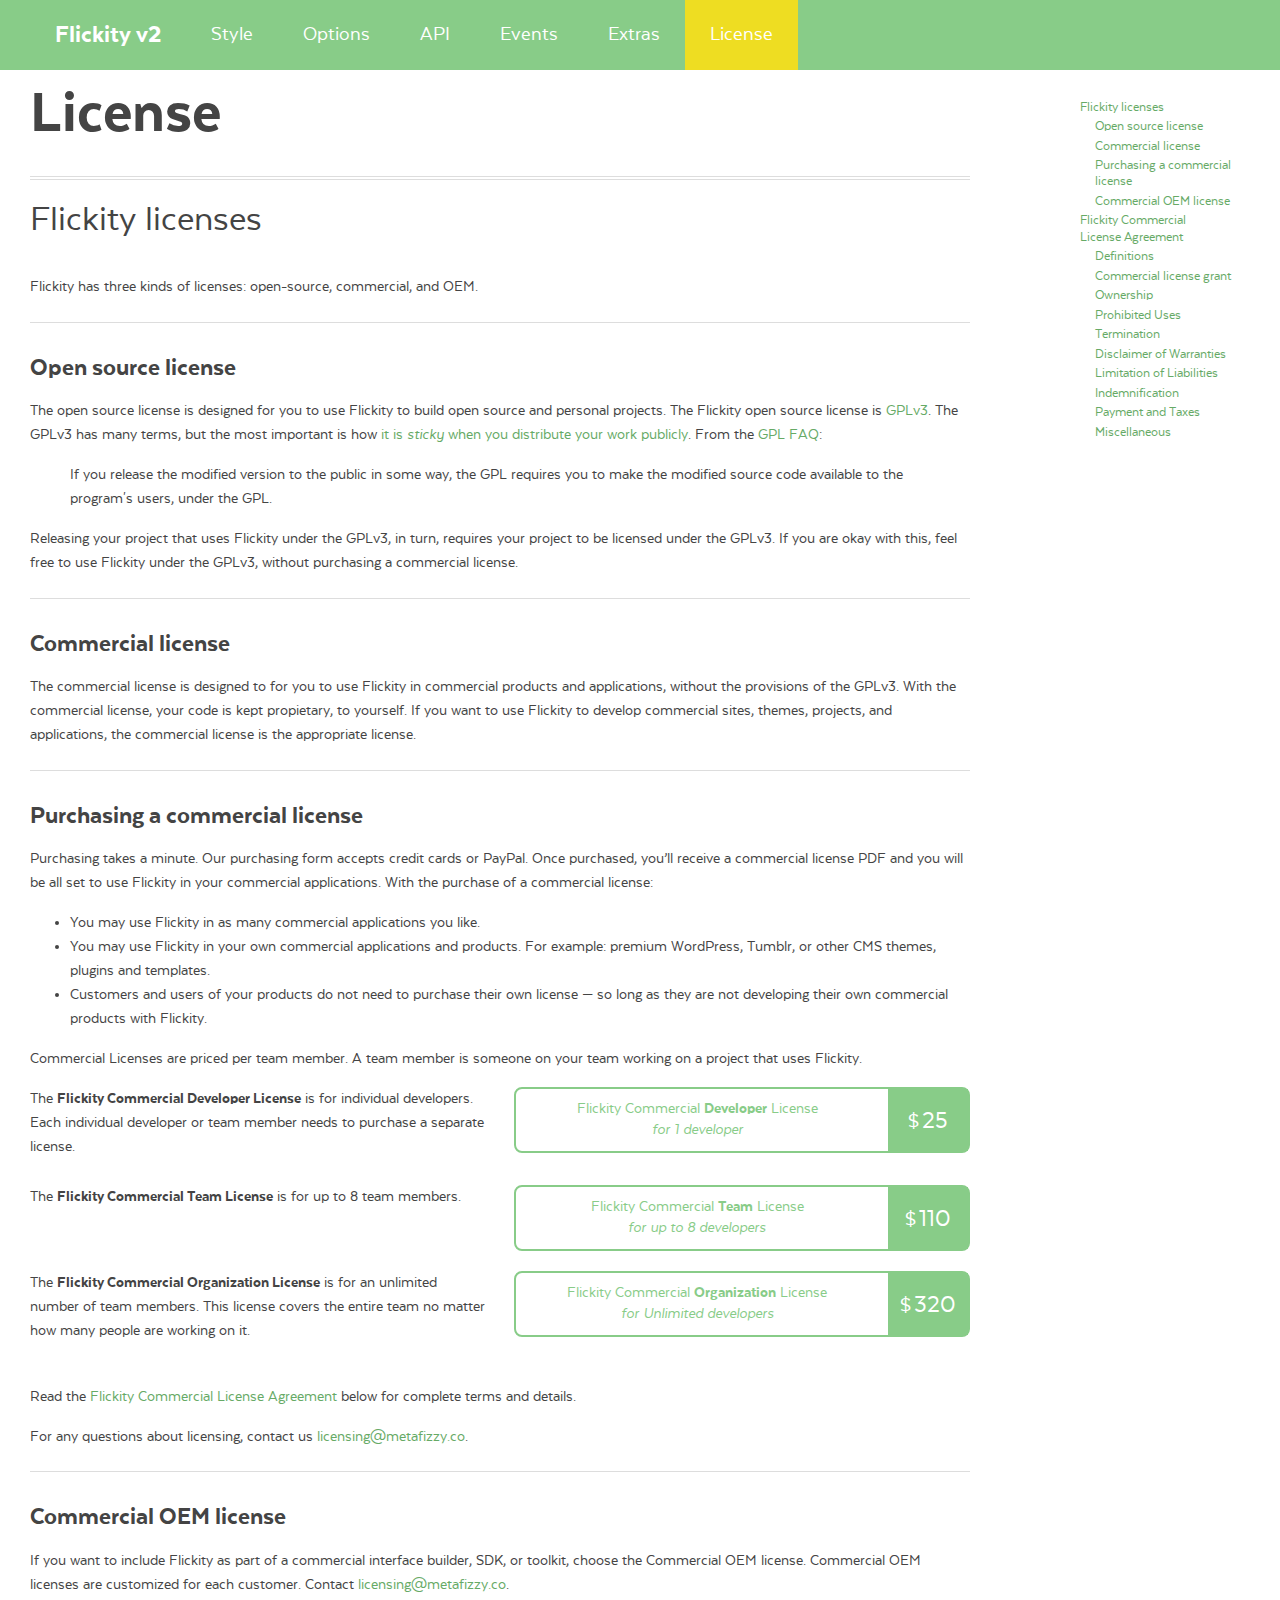
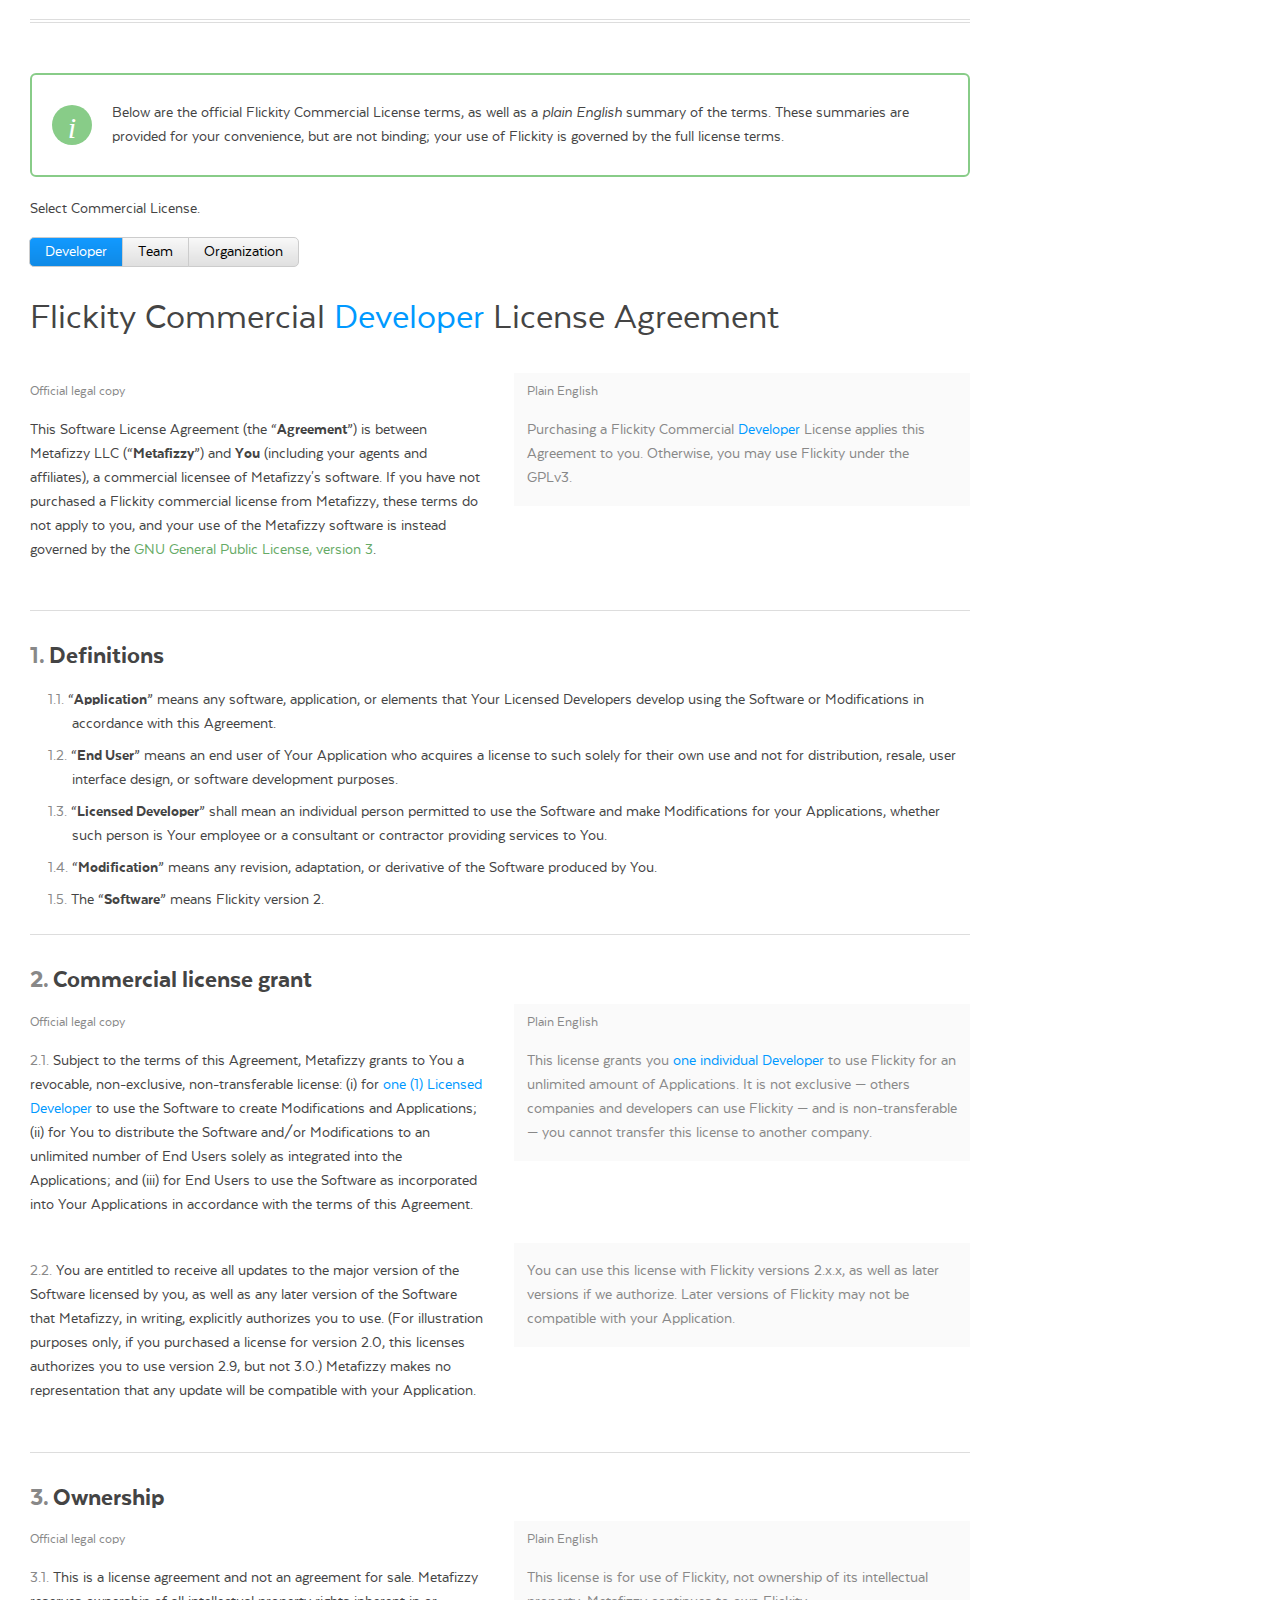
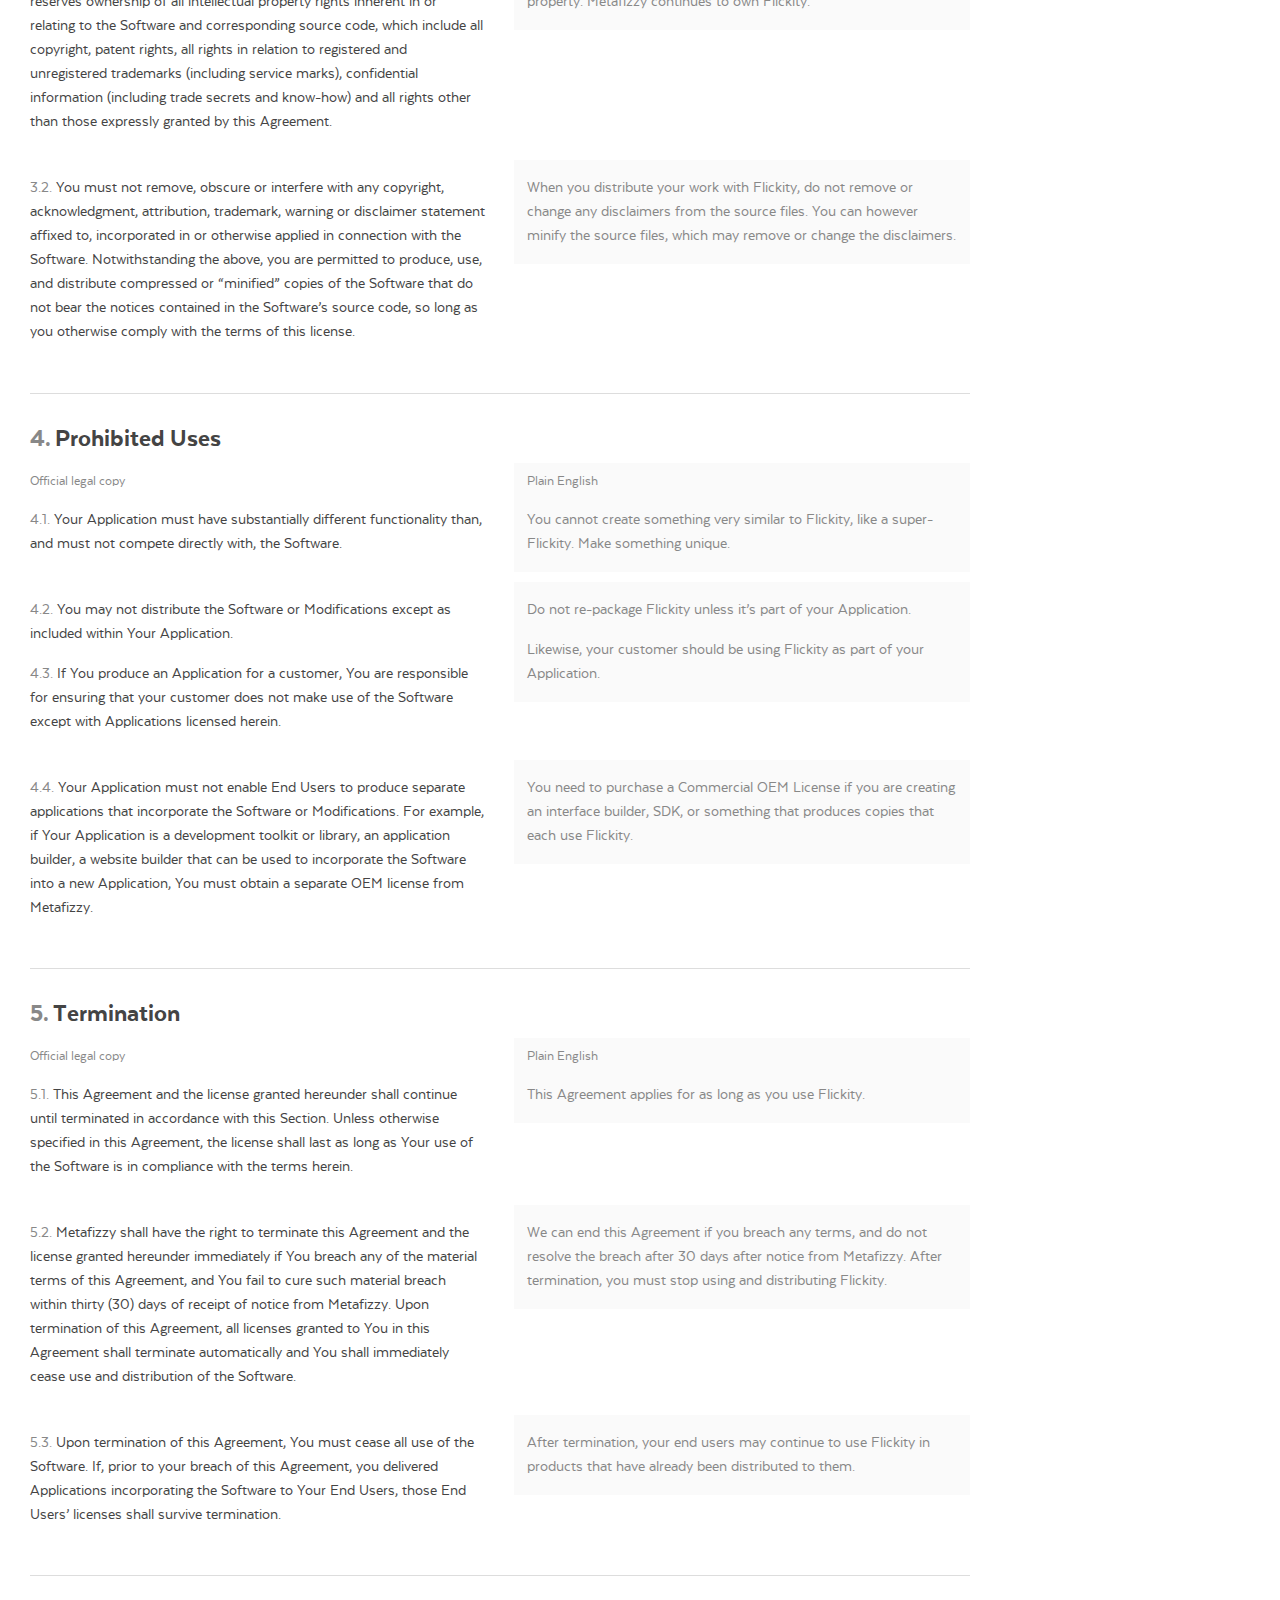
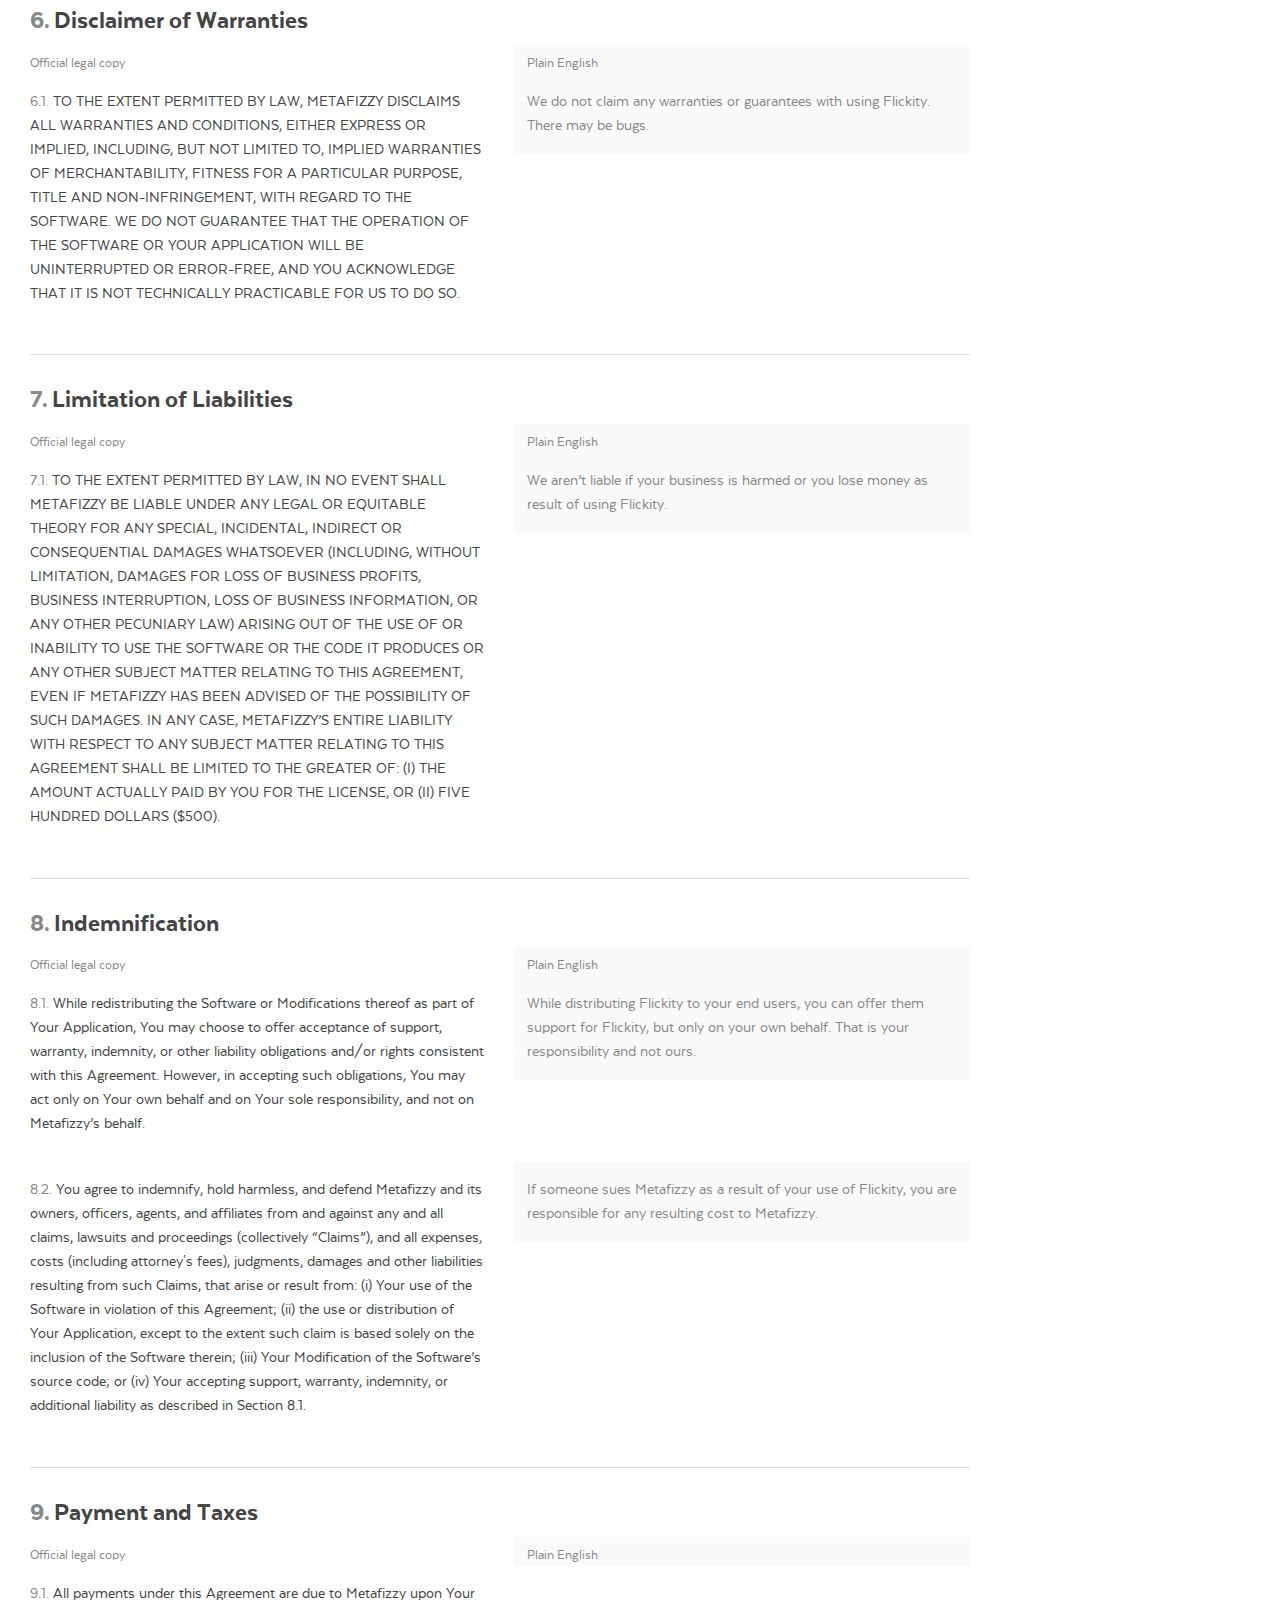
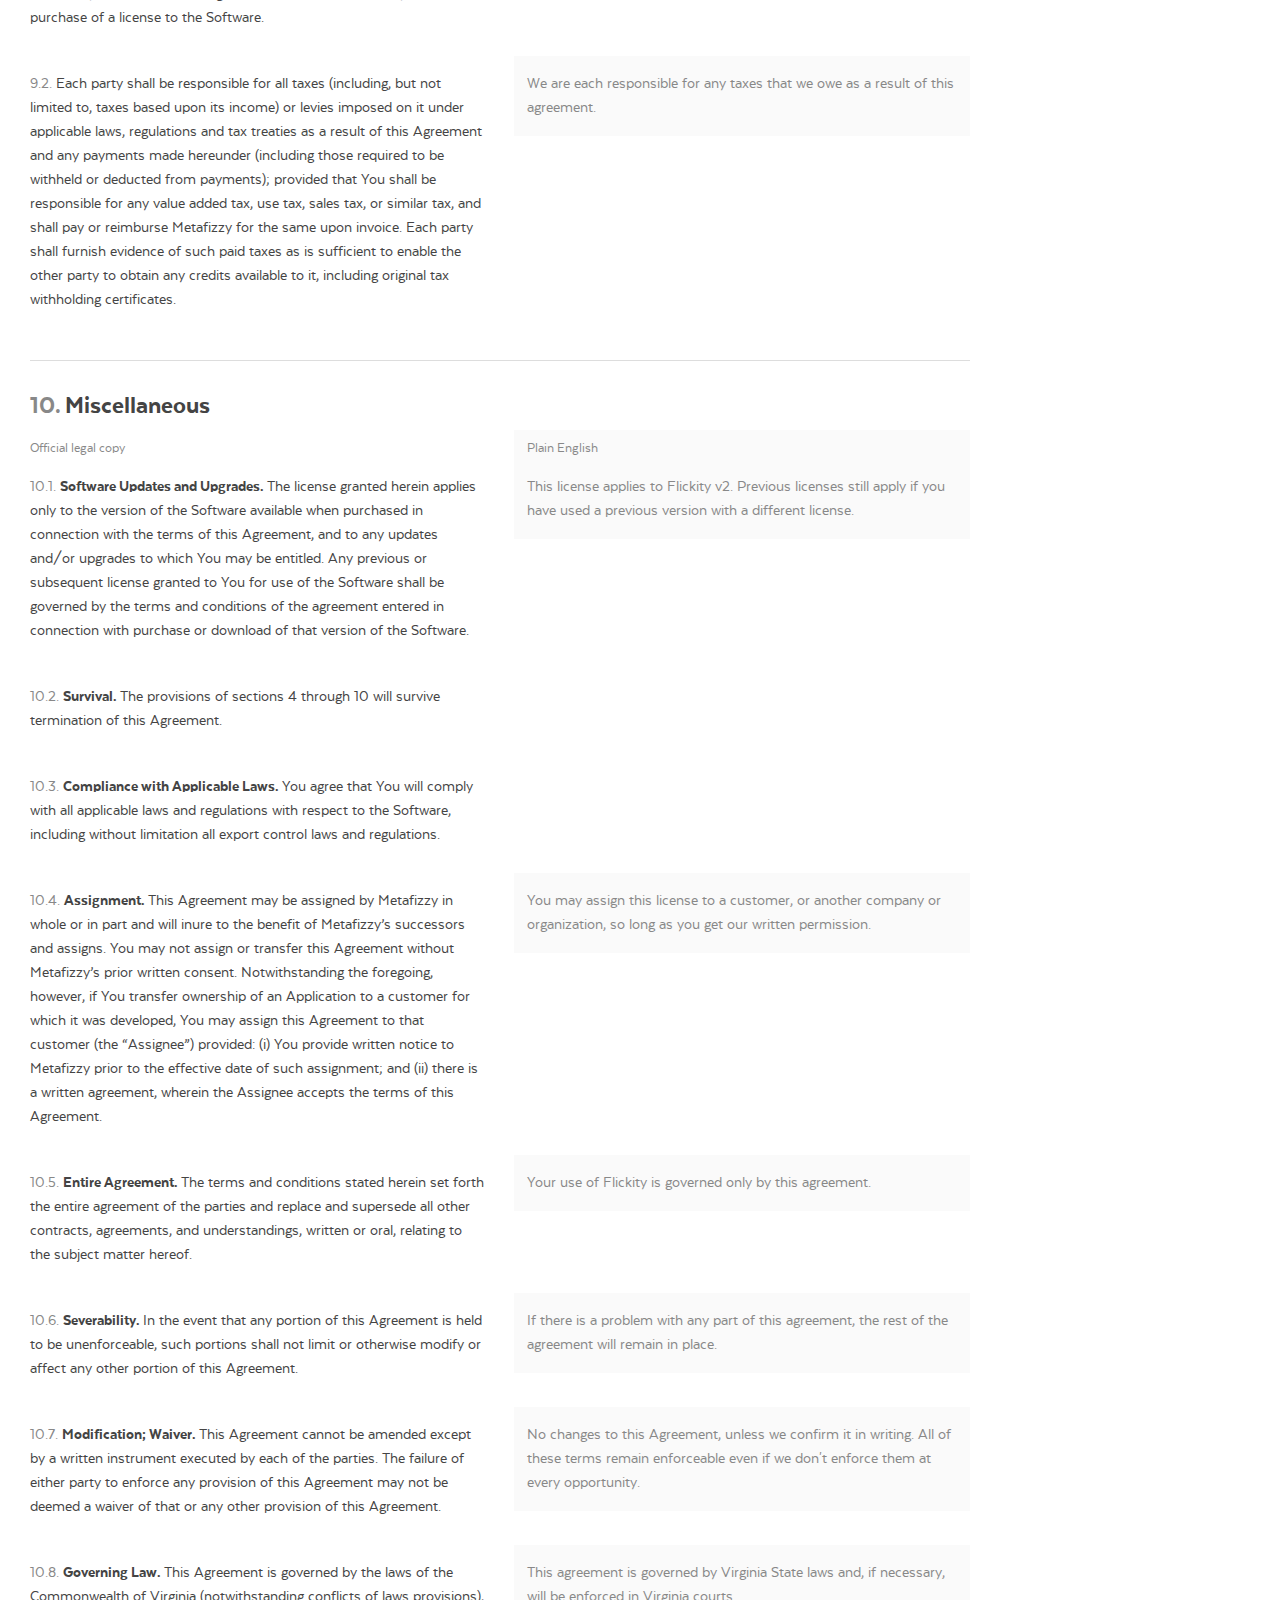
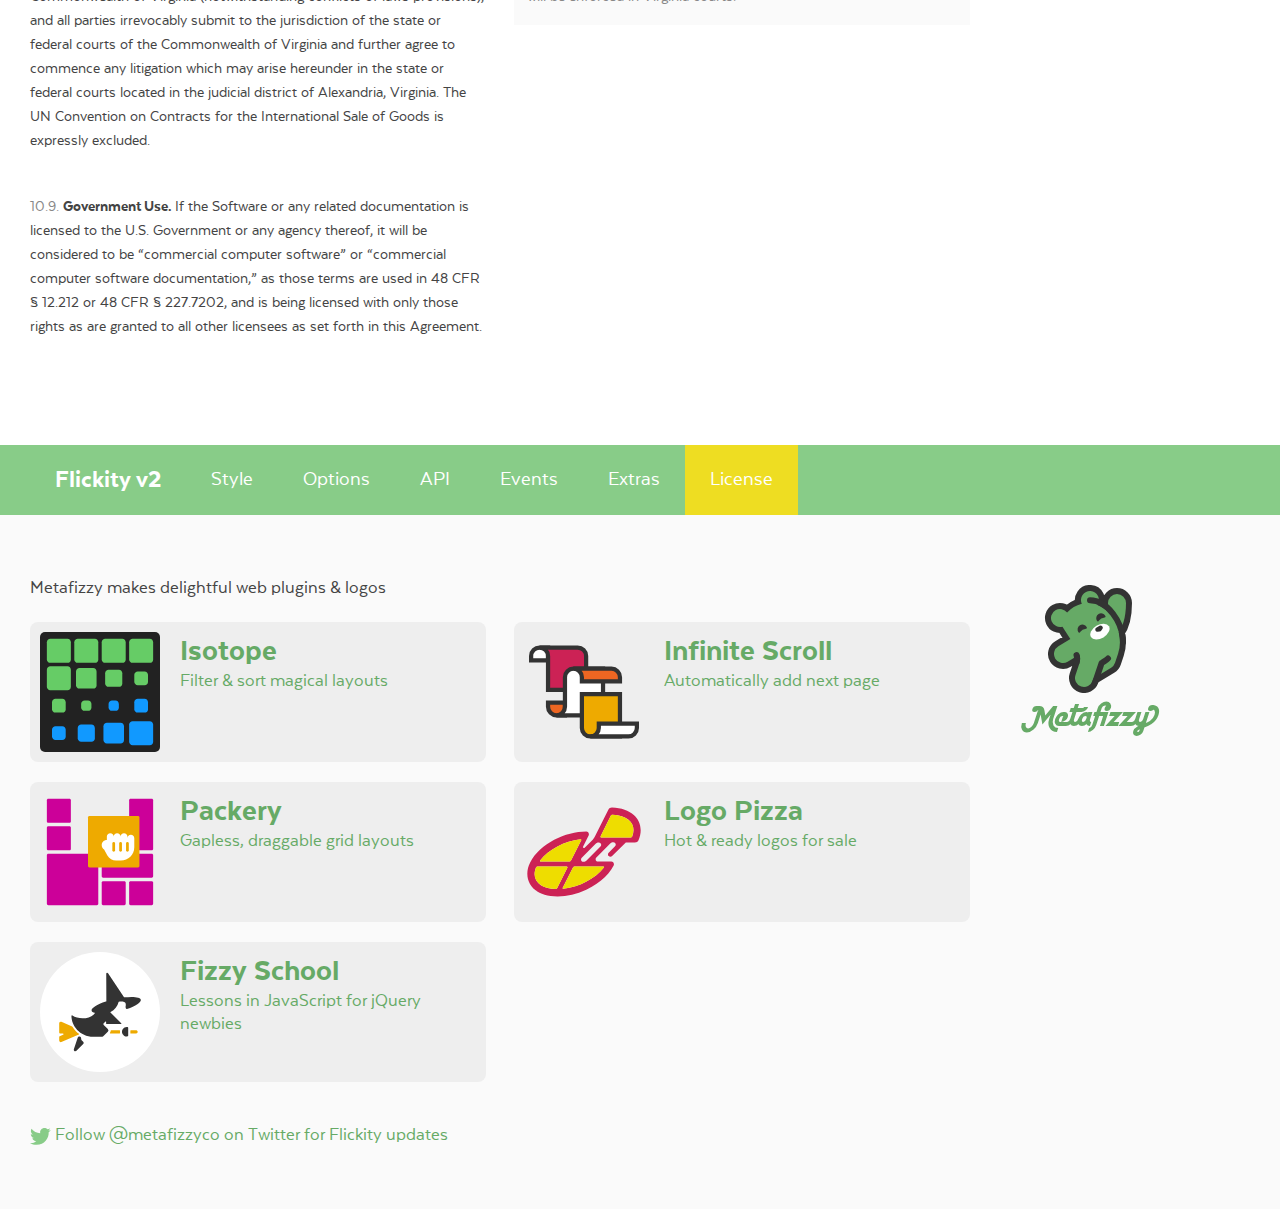
<file: flickity/license.html>
<!DOCTYPE html><html lang="en" class="export"><head>
  <meta charset="utf-8">
  <meta name="description" content="Touch, responsive, flickable carousels">
  <meta name="viewport" content="width=device-width">

  <title>Flickity v2 · License</title>

    <link rel="stylesheet" href="css/flickity-docs.css?6" media="screen">

  <meta name="twitter:card" content="summary">
  <meta name="twitter:site" content="@metafizzyco">
  <meta name="twitter:url" content="https://flickity.metafizzy.co/license.html">
  <meta name="twitter:title" content="Flickity License">
  <meta name="twitter:description" content="Touch, responsive, flickable carousels">

</head>
<body class="page--license">


<nav class="site-nav">
  <div class="container">
    <ul class="site-nav__list">
      <li class="site-nav__item site-nav__item--homepage"><a href=".">Flickity v2</a></li>
      <li class="site-nav__item site-nav__item--style"><a href="style.html">Style</a></li>
      <li class="site-nav__item site-nav__item--options"><a href="options.html">Options</a></li>
      <li class="site-nav__item site-nav__item--api"><a href="api.html">API</a></li>
      <li class="site-nav__item site-nav__item--events"><a href="events.html">Events</a></li>
      <li class="site-nav__item site-nav__item--extras"><a href="extras.html">Extras</a></li>
      <li class="site-nav__item site-nav__item--license"><a href="license.html">License</a></li>
    </ul>
  </div>
</nav>


<div class="main">
  <div class="container">
      <h1 class="page-title">License</h1>


    <ul class="page-nav" data-js="page-nav">
<li class="page-nav__item page-nav__item--h2">
        <a href="#flickity-licenses">Flickity licenses</a>
      </li><li class="page-nav__item page-nav__item--h3">
        <a href="#open-source-license">Open source license</a>
      </li><li class="page-nav__item page-nav__item--h3">
        <a href="#commercial-license">Commercial license</a>
      </li><li class="page-nav__item page-nav__item--h3">
        <a href="#purchasing-a-commercial-license">Purchasing a commercial license</a>
      </li><li class="page-nav__item page-nav__item--h3">
        <a href="#commercial-oem-license">Commercial OEM license</a>
      </li><li class="page-nav__item page-nav__item--h2">
        <a href="#flickity-commercial-license-agreement">Flickity Commercial License&nbsp;Agreement</a>
      </li><li class="page-nav__item page-nav__item--h3">
        <a href="#definitions">Definitions</a>
      </li><li class="page-nav__item page-nav__item--h3">
        <a href="#commercial-license-grant">Commercial license grant</a>
      </li><li class="page-nav__item page-nav__item--h3">
        <a href="#ownership">Ownership</a>
      </li><li class="page-nav__item page-nav__item--h3">
        <a href="#prohibited-uses">Prohibited Uses</a>
      </li><li class="page-nav__item page-nav__item--h3">
        <a href="#termination">Termination</a>
      </li><li class="page-nav__item page-nav__item--h3">
        <a href="#disclaimer-of-warranties">Disclaimer of Warranties</a>
      </li><li class="page-nav__item page-nav__item--h3">
        <a href="#limitation-of-liabilities">Limitation of Liabilities</a>
      </li><li class="page-nav__item page-nav__item--h3">
        <a href="#indemnification">Indemnification</a>
      </li><li class="page-nav__item page-nav__item--h3">
        <a href="#payment-and-taxes">Payment and Taxes</a>
      </li><li class="page-nav__item page-nav__item--h3">
        <a href="#miscellaneous">Miscellaneous</a>
      </li></ul>


<h2 id="flickity-licenses">Flickity licenses</h2>

<p>Flickity has three kinds of licenses: open-source, commercial, and OEM.</p>


<h3 id="open-source-license">Open source license</h3>

<p>The open source license is designed for you to use Flickity to build open source and personal projects. The Flickity open source license is <a href="https://www.gnu.org/licenses/gpl-3.0.html">GPLv3</a>. The GPLv3 has many terms, but the most important is how <a href="https://www.gnu.org/licenses/gpl-3.0.html#section5">it is <em>sticky</em> when you distribute your work publicly</a>. From the <a href="https://www.gnu.org/licenses/gpl-faq.html#GPLRequireSourcePostedPublic">GPL FAQ</a>:</p>

<blockquote>
  <p>If you release the modified version to the public in some way, the GPL requires you to make the modified source code available to the program's users, under the GPL.</p>
</blockquote>

<p>Releasing your project that uses Flickity under the GPLv3, in turn, requires your project to be licensed under the GPLv3. If you are okay with this, feel free to use Flickity under the GPLv3, without purchasing a commercial license.</p>


<h3 id="commercial-license">Commercial license</h3>

<p>The commercial license is designed to for you to use Flickity in commercial products and applications, without the provisions of the GPLv3. With the commercial license, your code is kept propietary, to yourself. If you want to use Flickity to develop commercial sites, themes, projects, and applications, the commercial license is the appropriate license.</p>


<h3 id="purchasing-a-commercial-license">Purchasing a commercial license</h3>

<p>Purchasing takes a minute. Our purchasing form accepts credit cards or PayPal. Once purchased, you’ll receive a commercial license PDF and you will be all set to use Flickity in your commercial applications. With the purchase of a commercial license:</p>

<ul>
  <li>You may use Flickity in as many commercial applications you like.</li>
  <li>You may use Flickity in your own commercial applications and products. For example: premium WordPress, Tumblr, or other CMS themes, plugins and templates.</li>
  <li>Customers and users of your products do not need to purchase their own license — so long as they are not developing their own commercial products with Flickity.</li>
</ul>

<p>Commercial Licenses are priced per team member. A team member is someone on your team working on a project that uses Flickity.</p>

<div class="duo">
  <div class="duo__cell duo__cell--license-option">
    <p>The <strong>Flickity Commercial Developer License</strong> is for individual developers. Each individual developer or team member needs to purchase a separate license.</p>
  </div>
  <div class="duo__cell">
      <a class="buy-button" href="https://gum.co/flickity-dev">
        <span class="buy-button__project">Flickity Commercial</span>
        <span class="buy-button__title">Developer</span>
        <span class="buy-button__license">License</span>
        <span class="buy-button__for">for 1 developer</span>
        <span class="buy-button__price">
          <span class="buy-button__price__dollar">$</span><span class="buy-button__price__value">25</span>
        </span>
      </a>
  </div>
</div>

<div class="duo">
  <div class="duo__cell duo__cell--license-option">
    <p>The <strong>Flickity Commercial Team License</strong> is for up to 8 team members.</p>
  </div>
  <div class="duo__cell">
      <a class="buy-button" href="https://gum.co/flickity-team">
        <span class="buy-button__project">Flickity Commercial</span>
        <span class="buy-button__title">Team</span>
        <span class="buy-button__license">License</span>
        <span class="buy-button__for">for up to 8 developers</span>
        <span class="buy-button__price">
          <span class="buy-button__price__dollar">$</span><span class="buy-button__price__value">110</span>
        </span>
      </a>
  </div>
</div>

<div class="duo">
  <div class="duo__cell duo__cell--license-option">
    <p>The <strong>Flickity Commercial Organization License</strong> is for an unlimited number of team members. This license covers the entire team no matter how many people are working on it.</p>
  </div>
  <div class="duo__cell">
      <a class="buy-button" href="https://gum.co/flickity-org">
        <span class="buy-button__project">Flickity Commercial</span>
        <span class="buy-button__title">Organization</span>
        <span class="buy-button__license">License</span>
        <span class="buy-button__for">for Unlimited developers</span>
        <span class="buy-button__price">
          <span class="buy-button__price__dollar">$</span><span class="buy-button__price__value">320</span>
        </span>
      </a>
  </div>
</div>

<p>Read the <a href="#flickity-commercial-license-agreement">Flickity Commercial License Agreement</a> below for complete terms and details.</p>

<p>For any questions about licensing, contact us <a href="mailto:licensing@metafizzy.co">licensing@metafizzy.co</a>.</p>


<h3 id="commercial-oem-license">Commercial OEM license</h3>

<p>If you want to include Flickity as part of a commercial interface builder, SDK, or toolkit, choose the Commercial OEM license. Commercial OEM licenses are customized for each customer. Contact <a href="mailto:licensing@metafizzy.co">licensing@metafizzy.co</a>.</p>


<div class="commercial-license-agreement" data-js="commercial-license-agreement">

  <h2 id="flickity-commercial-license-agreement">Flickity Commercial License&nbsp;Agreement</h2>

  <div class="call-out call-out--chill">
    <p>Below are the official Flickity Commercial License terms, as well as a <em>plain English</em> summary of the terms. These summaries are provided for your convenience, but are not binding; your use of Flickity is governed by the full license terms.</p>
  </div>

  <p>Select Commercial License.</p>

  <div class="button-group button-row">
    <button class="button button--developer is-selected" data-license-option="developer">Developer</button>
    <button class="button button--team" data-license-option="team">Team</button>
    <button class="button button--organization" data-license-option="organization">Organization</button>
  </div>

  <div class="duo duo--legal duo--legal--first">
    <div class="duo__cell duo--legal__official">
      <p id="agreement-p1">This Software License Agreement (the “<strong>Agreement</strong>”) is between Metafizzy LLC (“<strong>Metafizzy</strong>”) and <strong>You</strong> (including your agents and affiliates), a commercial licensee of Metafizzy's software. If you have not purchased a Flickity commercial license from Metafizzy, these terms do not apply to you, and your use of the Metafizzy software is instead governed by the <a href="https://www.gnu.org/licenses/gpl-3.0.html">GNU General Public License, version 3</a>.</p>
    </div>
    <div class="duo__cell duo--legal__plain">
      <p>Purchasing a Flickity Commercial <span data-license-property="title"></span> License applies this Agreement to you. Otherwise, you may use Flickity under the GPLv3.</p>
    </div>
  </div>

  <h3 id="definitions">Definitions</h3>

  <ol class="cla__definitions-list">
    <li>“<strong>Application</strong>” means any software, application, or elements that Your Licensed Developers develop using the Software or Modifications in accordance with this Agreement.</li>
    <li>“<strong>End User</strong>” means an end user of Your Application who acquires a license to such solely for their own use and not for distribution, resale, user interface design, or software development purposes.</li>
    <li>“<strong>Licensed Developer</strong>” shall mean an individual person permitted to use the Software and make Modifications for your Applications, whether such person is Your employee or a consultant or contractor providing services to You. </li>
    <li>“<strong>Modification</strong>” means any revision, adaptation, or derivative of the Software produced by You.</li>
    <li>The “<strong>Software</strong>” means Flickity version 2.</li>
  </ol>

  <h3 id="commercial-license-grant">Commercial license grant</h3>

  <div class="duo duo--legal duo--legal--first">
    <div class="duo__cell duo--legal__official">
      <p id="grant-p1" class="cla__part">Subject to the terms of this Agreement, Metafizzy grants to You a revocable, non-exclusive, non-transferable license: (i) for <span data-license-property="for-official">one (1) Licensed Developer</span> to use the Software to create Modifications and Applications; (ii) for You to distribute the Software and/or Modifications to an unlimited number of End Users solely as integrated into the Applications; and (iii) for End Users to use the Software as incorporated into Your Applications in accordance with the terms of this Agreement.</p>
    </div>
    <div class="duo__cell duo--legal__plain">
      <p>This license grants you <span data-license-property="for-plain">one individual Developer</span> to use Flickity for an unlimited amount of Applications. It is not exclusive — others companies and developers can use Flickity — and is non-transferable — you cannot transfer this license to another company.</p>
    </div>
  </div>

  <div class="duo duo--legal">
    <div class="duo__cell duo--legal__official">
      <p id="grant-p2" class="cla__part">You are entitled to receive all updates to the major version of the Software licensed by you, as well as any later version of the Software that Metafizzy, in writing, explicitly authorizes you to use. (For illustration purposes only, if you purchased a license for version 2.0, this licenses authorizes you to use version 2.9, but not 3.0.) Metafizzy makes no representation that any update will be compatible with your Application.</p>
    </div>
    <div class="duo__cell duo--legal__plain">
      <p>You can use this license with Flickity versions 2.x.x, as well as later versions if we authorize. Later versions of Flickity may not be compatible with your Application.</p>
    </div>
  </div>

  <h3 id="ownership">Ownership</h3>

  <div class="duo duo--legal duo--legal--first">
    <div class="duo__cell duo--legal__official">
      <p id="ownership-p1" class="cla__part">This is a license agreement and not an agreement for sale. Metafizzy reserves ownership of all intellectual property rights inherent in or relating to the Software and corresponding source code, which include all copyright, patent rights, all rights in relation to registered and unregistered trademarks (including service marks), confidential information (including trade secrets and know-how) and all rights other than those expressly granted by this Agreement.</p>
    </div>
    <div class="duo__cell duo--legal__plain">
      <p>This license is for use of Flickity, not ownership of its intellectual property. Metafizzy continues to own Flickity.</p>
    </div>
  </div>

  <div class="duo duo--legal">
    <div class="duo__cell duo--legal__official">
      <p id="ownership-p2" class="cla__part">You must not remove, obscure or interfere with any copyright, acknowledgment, attribution, trademark, warning or disclaimer statement affixed to, incorporated in or otherwise applied in connection with the Software. Notwithstanding the above, you are permitted to produce, use, and distribute compressed or “minified” copies of the Software that do not bear the notices contained in the Software’s source code, so long as you otherwise comply with the terms of this license.</p>
    </div>
    <div class="duo__cell duo--legal__plain">
      <p>When you distribute your work with Flickity, do not remove or change any disclaimers from the source files. You can however minify the source files, which may remove or change the disclaimers.</p>
    </div>
  </div>

  <h3 id="prohibited-uses">Prohibited Uses</h3>

  <div class="duo duo--legal duo--legal--first">
    <div class="duo__cell duo--legal__official">
      <p id="prohibited-p1" class="cla__part">Your Application must have substantially different functionality than, and must not compete directly with, the Software.</p>
    </div>
    <div class="duo__cell duo--legal__plain">
      <p>You cannot create something very similar to Flickity, like a super-Flickity. Make something unique.</p>
    </div>
  </div>

  <div class="duo duo--legal">
    <div class="duo__cell duo--legal__official">
      <p id="prohibited-p2" class="cla__part">You may not distribute the Software or Modifications except as included within Your Application.</p> 
      <p id="prohibited-p3" class="cla__part">If You produce an Application for a customer, You are responsible for ensuring that your customer does not make use of the Software except with Applications licensed herein.</p>
    </div>
    <div class="duo__cell duo--legal__plain">
      <p>Do not re-package Flickity unless it’s part of your Application.</p>
      <p>Likewise, your customer should be using Flickity as part of your Application.</p>
    </div>
  </div>

  <div class="duo duo--legal">
    <div class="duo__cell duo--legal__official">
      <p id="prohibited-p4" class="cla__part">Your Application must not enable End Users to produce separate applications that incorporate the Software or Modifications. For example, if Your Application is a development toolkit or library, an application builder, a website builder that can be used to incorporate the Software into a new Application, You must obtain a separate OEM license from Metafizzy.</p>
    </div>
    <div class="duo__cell duo--legal__plain">
      <p>You need to purchase a Commercial OEM License if you are creating an interface builder, SDK, or something that produces copies that each use Flickity.</p>
    </div>
  </div>

  <h3 id="termination">Termination</h3>

  <div class="duo duo--legal  duo--legal--first">
    <div class="duo__cell duo--legal__official">
      <p id="termination-p1" class="cla__part">This Agreement and the license granted hereunder shall continue until terminated in accordance with this Section. Unless otherwise specified in this Agreement, the license shall last as long as Your use of the Software is in compliance with the terms herein. </p>
    </div>
    <div class="duo__cell duo--legal__plain">
      <p>This Agreement applies for as long as you use Flickity.</p>
    </div>
  </div>

  <div class="duo duo--legal">
    <div class="duo__cell duo--legal__official">
      <p id="termination-p2" class="cla__part">Metafizzy shall have the right to terminate this Agreement and the license granted hereunder immediately if You breach any of the material terms of this Agreement, and You fail to cure such material breach within thirty (30) days of receipt of notice from Metafizzy. Upon termination of this Agreement, all licenses granted to You in this Agreement shall terminate automatically and You shall immediately cease use and distribution of the Software.</p>
    </div>
    <div class="duo__cell duo--legal__plain">
      <p>We can end this Agreement if you breach any terms, and do not resolve the breach after 30 days after notice from Metafizzy. After termination, you must stop using and distributing Flickity.</p>
    </div>
  </div>

  <div class="duo duo--legal">
    <div class="duo__cell duo--legal__official">
      <p id="termination-p3" class="cla__part">Upon termination of this Agreement, You must cease all use of the Software. If, prior to your breach of this Agreement, you delivered Applications incorporating the Software to Your End Users, those End Users’ licenses shall survive termination.</p>
    </div>
    <div class="duo__cell duo--legal__plain">
      <p>After termination, your end users may continue to use Flickity in products that have already been distributed to them.</p>
    </div>
  </div>

  <h3 id="disclaimer-of-warranties">Disclaimer of Warranties</h3>

  <div class="duo duo--legal duo--legal--first">
    <div class="duo__cell duo--legal__official">
      <p class="cla__part">TO THE EXTENT PERMITTED BY LAW, METAFIZZY DISCLAIMS ALL WARRANTIES AND CONDITIONS, EITHER EXPRESS OR IMPLIED, INCLUDING, BUT NOT LIMITED TO, IMPLIED WARRANTIES OF MERCHANTABILITY, FITNESS FOR A PARTICULAR PURPOSE, TITLE AND NON-INFRINGEMENT, WITH REGARD TO THE SOFTWARE. WE DO NOT GUARANTEE THAT THE OPERATION OF THE SOFTWARE OR YOUR APPLICATION WILL BE UNINTERRUPTED OR ERROR-FREE, AND YOU ACKNOWLEDGE THAT IT IS NOT TECHNICALLY PRACTICABLE FOR US TO DO SO.</p>
    </div>
    <div class="duo__cell duo--legal__plain">
      <p>We do not claim any warranties or guarantees with using Flickity. There may be bugs.</p>
    </div>
  </div>

  <h3 id="limitation-of-liabilities">Limitation of Liabilities</h3>

  <div class="duo duo--legal duo--legal--first">
    <div class="duo__cell duo--legal__official">
      <p class="cla__part">TO THE EXTENT PERMITTED BY LAW, IN NO EVENT SHALL METAFIZZY BE LIABLE UNDER ANY LEGAL OR EQUITABLE THEORY FOR ANY SPECIAL, INCIDENTAL, INDIRECT OR CONSEQUENTIAL DAMAGES WHATSOEVER (INCLUDING, WITHOUT LIMITATION, DAMAGES FOR LOSS OF BUSINESS PROFITS, BUSINESS INTERRUPTION, LOSS OF BUSINESS INFORMATION, OR ANY OTHER PECUNIARY LAW) ARISING OUT OF THE USE OF OR INABILITY TO USE THE SOFTWARE OR THE CODE IT PRODUCES OR ANY OTHER SUBJECT MATTER RELATING TO THIS AGREEMENT, EVEN IF METAFIZZY HAS BEEN ADVISED OF THE POSSIBILITY OF SUCH DAMAGES. IN ANY CASE, METAFIZZY’S ENTIRE LIABILITY WITH RESPECT TO ANY SUBJECT MATTER RELATING TO THIS AGREEMENT SHALL BE LIMITED TO THE GREATER OF: (I) THE AMOUNT ACTUALLY PAID BY YOU FOR THE LICENSE, OR (II) FIVE HUNDRED DOLLARS ($500).</p>
    </div>
    <div class="duo__cell duo--legal__plain">
      <p>We aren’t liable if your business is harmed or you lose money as
  result of using Flickity.</p>
    </div>
  </div>

  <h3 id="indemnification">Indemnification</h3>

  <div class="duo duo--legal duo--legal--first">
    <div class="duo__cell duo--legal__official">
      <p class="cla__part">While redistributing the Software or Modifications thereof as part of Your Application, You may choose to offer acceptance of support, warranty, indemnity, or other liability obligations and/or rights consistent with this Agreement. However, in accepting such obligations, You may act only on Your own behalf and on Your sole responsibility, and not on Metafizzy’s behalf. </p>
    </div>
    <div class="duo__cell duo--legal__plain">
      <p>While distributing Flickity to your end users, you can offer them support for Flickity, but only on your own behalf. That is your responsibility and not ours.</p>
    </div>
  </div>

  <div class="duo duo--legal">
    <div class="duo__cell duo--legal__official">
      <p class="cla__part">You agree to indemnify, hold harmless, and defend Metafizzy and its owners, officers, agents, and affiliates from and against any and all claims, lawsuits and proceedings (collectively “Claims”), and all expenses, costs (including attorney's fees), judgments, damages and other liabilities resulting from such Claims, that arise or result from: (i) Your use of the Software in violation of this Agreement; (ii) the use or distribution of Your Application, except to the extent such claim is based solely on the inclusion of the Software therein; (iii) Your Modification of the Software’s source code; or (iv) Your accepting support, warranty, indemnity, or additional liability as described in Section 8.1.</p>
    </div>
    <div class="duo__cell duo--legal__plain">
      <p>If someone sues Metafizzy as a result of your use of Flickity, you are responsible for any resulting cost to Metafizzy.</p>
    </div>
  </div>

  <h3 id="payment-and-taxes">Payment and Taxes</h3>

  <div class="duo duo--legal duo--legal--first">
    <div class="duo__cell duo--legal__official">
      <p class="cla__part">All payments under this Agreement are due to Metafizzy upon Your purchase of a license to the Software.</p>
    </div>
    <div class="duo__cell duo--legal__plain">
    </div>
  </div>

  <div class="duo duo--legal">
    <div class="duo__cell duo--legal__official">
      <p class="cla__part">Each party shall be responsible for all taxes (including, but not limited to, taxes based upon its income) or levies imposed on it under applicable laws, regulations and tax treaties as a result of this Agreement and any payments made hereunder (including those required to be withheld or deducted from payments); provided that You shall be responsible for any value added tax, use tax, sales tax, or similar tax,  and shall pay or reimburse Metafizzy for the same upon invoice. Each party shall furnish evidence of such paid taxes as is sufficient to enable the other party to obtain any credits available to it, including original tax withholding certificates.</p>
    </div>
    <div class="duo__cell duo--legal__plain">
      <p>We are each responsible for any taxes that we owe as a result of this agreement.</p>
    </div>
  </div>

  <h3 id="miscellaneous">Miscellaneous</h3>

  <div class="duo duo--legal duo--legal--first">
    <div class="duo__cell duo--legal__official">
      <p class="cla__part"><strong>Software Updates and Upgrades.</strong> The license granted herein applies only to the version of the Software available when purchased in connection with the terms of this Agreement, and to any updates and/or upgrades to which You may be entitled. Any previous or subsequent license granted to You for use of the Software shall be governed by the terms and conditions of the agreement entered in connection with purchase or download of that version of the Software.</p>
    </div>
    <div class="duo__cell duo--legal__plain">
      <p>This license applies to Flickity v2. Previous licenses still apply if you have used a previous version with a different license.</p>
    </div>
  </div>

  <div class="duo duo--legal">
    <div class="duo__cell duo--legal__official">
      <p class="cla__part"><strong>Survival.</strong> The provisions of sections 4 through 10 will survive termination of this Agreement.</p>
    </div>
    <div class="duo__cell duo--legal__plain">
    </div>
  </div>

  <div class="duo duo--legal">
    <div class="duo__cell duo--legal__official">
      <p class="cla__part"><strong>Compliance with Applicable Laws.</strong> You agree that You will comply with all applicable laws and regulations with respect to the Software, including without limitation all export control laws and regulations.</p>
    </div>
    <div class="duo__cell duo--legal__plain">
    </div>
  </div>

  <div class="duo duo--legal">
    <div class="duo__cell duo--legal__official">
      <p class="cla__part"><strong>Assignment.</strong> This Agreement may be assigned by Metafizzy in whole or in part and will inure to the benefit of Metafizzy’s successors and assigns. You may not assign or transfer this Agreement without Metafizzy’s prior written consent. Notwithstanding the foregoing, however, if You transfer ownership of an Application to a customer for which it was developed, You may assign this Agreement to that customer (the “Assignee”) provided: (i) You provide written notice to Metafizzy prior to the effective date of such assignment; and (ii) there is a written agreement, wherein the Assignee accepts the terms of this Agreement.</p>
    </div>
    <div class="duo__cell duo--legal__plain">
      <p>You may assign this license to a customer, or another company or organization, so long as you get our written permission.</p>
    </div>
  </div>

  <div class="duo duo--legal">
    <div class="duo__cell duo--legal__official">
      <p class="cla__part"><strong>Entire Agreement.</strong> The terms and conditions stated herein set forth the entire agreement of the parties and replace and supersede all other contracts, agreements, and understandings, written or oral, relating to the subject matter hereof.</p>
    </div>
    <div class="duo__cell duo--legal__plain">
      <p>Your use of Flickity is governed only by this agreement.</p>
    </div>
  </div>

  <div class="duo duo--legal">
    <div class="duo__cell duo--legal__official">
      <p class="cla__part"><strong>Severability.</strong> In the event that any portion of this Agreement is held to be unenforceable, such portions shall not limit or otherwise modify or affect any other portion of this Agreement.</p>
    </div>
    <div class="duo__cell duo--legal__plain">
      <p>If there is a problem with any part of this agreement, the rest of the agreement will remain in place.</p>
    </div>
  </div>

  <div class="duo duo--legal">
    <div class="duo__cell duo--legal__official">
      <p class="cla__part"><strong>Modification; Waiver.</strong> This Agreement cannot be amended except by a written instrument executed by each of the parties. The failure of either party to enforce any provision of this Agreement may not be deemed a waiver of that or any other provision of this Agreement.</p>
    </div>
    <div class="duo__cell duo--legal__plain">
      <p>No changes to this Agreement, unless we confirm it in writing. All of these terms remain enforceable even if we don't enforce them at every opportunity.</p>
    </div>
  </div>

  <div class="duo duo--legal">
    <div class="duo__cell duo--legal__official">
      <p class="cla__part"><strong>Governing Law.</strong> This Agreement is governed by the laws of the Commonwealth of Virginia (notwithstanding conflicts of laws provisions), and all parties irrevocably submit to the jurisdiction of the state or federal courts of the Commonwealth of Virginia and further agree to commence any litigation which may arise hereunder in the state or federal courts located in the judicial district of Alexandria, Virginia. The UN Convention on Contracts for the International Sale of Goods is expressly excluded.</p>
    </div>
    <div class="duo__cell duo--legal__plain">
      <p>This agreement is governed by Virginia State laws and, if necessary, will be enforced in Virginia courts.</p>
    </div>
  </div>

  <div class="duo duo--legal">
    <div class="duo__cell duo--legal__official">
      <p class="cla__part"><strong>Government Use.</strong> If the Software or any related documentation is licensed to the U.S. Government or any agency thereof, it will be considered to be “commercial computer software” or “commercial computer software documentation,” as those terms are used in 48 CFR § 12.212 or 48 CFR § 227.7202, and is being licensed with only those rights as are granted to all other licensees as set forth in this Agreement.</p>
    </div>
    <div class="duo__cell duo--legal__plain">
    </div>
  </div>

</div> 

  </div>
</div>

<nav class="site-nav">
  <div class="container">
    <ul class="site-nav__list">
      <li class="site-nav__item site-nav__item--homepage"><a href=".">Flickity v2</a></li>
      <li class="site-nav__item site-nav__item--style"><a href="style.html">Style</a></li>
      <li class="site-nav__item site-nav__item--options"><a href="options.html">Options</a></li>
      <li class="site-nav__item site-nav__item--api"><a href="api.html">API</a></li>
      <li class="site-nav__item site-nav__item--events"><a href="events.html">Events</a></li>
      <li class="site-nav__item site-nav__item--extras"><a href="extras.html">Extras</a></li>
      <li class="site-nav__item site-nav__item--license"><a href="license.html">License</a></li>
    </ul>
  </div>
</nav>

<footer class="site-footer">

  <div class="container">

    <p class="site-footer__copy">Metafizzy makes delightful web plugins &amp; logos</p>

    <div class="showcase">
    
      <ul class="showcase-item-list">
          <li class="showcase-item">
            <a class="showcase-item__link" href="https://isotope.metafizzy.co">
              <div class="showcase-item__image">
                  <svg class="isotope-illo" xmlns="http://www.w3.org/2000/svg" viewBox="0 0 350 350" width="100" height="100">
                    <path class="isotope-illo__color1" fill="#6C6" d="M80 170H30c-6 0-10-5-10-10v-50c0-6 5-10 10-10h50c6 0 10 5 10 10v50C90 166 86 170 80 170z"></path>
                    <path class="isotope-illo__color1" fill="#6C6" d="M80 90H30c-6 0-10-5-10-10V30c0-6 5-10 10-10h50c6 0 10 5 10 10v50C90 86 86 90 80 90z"></path>
                    <path class="isotope-illo__color1" fill="#6C6" d="M160 90h-50c-6 0-10-5-10-10V30c0-6 5-10 10-10h50c6 0 10 5 10 10v50C170 86 166 90 160 90z"></path>
                    <path class="isotope-illo__color1" fill="#6C6" d="M240 90h-50c-6 0-10-5-10-10V30c0-6 5-10 10-10h50c6 0 10 5 10 10v50C250 86 246 90 240 90z"></path>
                    <path class="isotope-illo__color1" fill="#6C6" d="M320 90h-50c-6 0-10-5-10-10V30c0-6 5-10 10-10h50c6 0 10 5 10 10v50C330 86 326 90 320 90z"></path>
                    <path class="isotope-illo__color1" fill="#6C6" d="M155 165h-40c-6 0-10-5-10-10v-40c0-6 5-10 10-10h40c6 0 10 5 10 10v40 C165 161 161 165 155 165z"></path>
                    <path class="isotope-illo__color1" fill="#6C6" d="M230 160h-30c-6 0-10-5-10-10v-30c0-6 5-10 10-10h30c6 0 10 5 10 10v30 C240 156 236 160 230 160z"></path>
                    <path class="isotope-illo__color1" fill="#6C6" d="M305 155h-20c-6 0-10-5-10-10v-20c0-6 5-10 10-10h20c6 0 10 5 10 10v20 C315 151 311 155 305 155z"></path>
                    <path class="isotope-illo__color1" fill="#6C6" d="M65 235H45c-6 0-10-5-10-10v-20c0-6 5-10 10-10h20c6 0 10 5 10 10v20C75 231 71 235 65 235z"></path>
                    <path class="isotope-illo__color1" fill="#6C6" d="M140 230h-10c-6 0-10-5-10-10v-10c0-6 5-10 10-10h10c6 0 10 5 10 10v10 C150 226 146 230 140 230z"></path>
                    <path class="isotope-illo__color2" fill="#19F" d="M305 235h-20c-6 0-10-5-10-10v-20c0-6 5-10 10-10h20c6 0 10 5 10 10v20 C315 231 311 235 305 235z"></path>
                    <path class="isotope-illo__color2" fill="#19F" d="M65 315H45c-6 0-10-5-10-10v-20c0-6 5-10 10-10h20c6 0 10 5 10 10v20C75 311 71 315 65 315z"></path>
                    <path class="isotope-illo__color2" fill="#19F" d="M150 320h-30c-6 0-10-5-10-10v-30c0-6 5-10 10-10h30c6 0 10 5 10 10v30 C160 316 156 320 150 320z"></path>
                    <path class="isotope-illo__color2" fill="#19F" d="M220 230h-10c-6 0-10-5-10-10v-10c0-6 5-10 10-10h10c6 0 10 5 10 10v10 C230 226 226 230 220 230z"></path>
                    <path class="isotope-illo__color2" fill="#19F" d="M235 325h-40c-6 0-10-5-10-10v-40c0-6 5-10 10-10h40c6 0 10 5 10 10v40 C245 321 241 325 235 325z"></path>
                    <path class="isotope-illo__color2" fill="#19F" d="M320 330h-50c-6 0-10-5-10-10v-50c0-6 5-10 10-10h50c6 0 10 5 10 10v50 C330 326 326 330 320 330z"></path>
                  </svg>
              </div>
              <div class="showcase-item__text">
                <h3 class="showcase-item__title">Isotope</h3>
                <p class="showcase-item__description">Filter &amp; sort magical layouts</p>
              </div>
            </a>
          </li>
    
          <li class="showcase-item">
            <a class="showcase-item__link" href="https://infinite-scroll.com">
              <div class="showcase-item__image">
                  <svg class="infinite-scroll-illo" xmlns="http://www.w3.org/2000/svg" viewBox="0 0 520 520" width="200" height="200">
                    <path class="infinite-scroll-illo__page infinite-scroll-illo__page--back" d="M90,110H10V90c0-22,18-40,40-40h40V110z"></path>
                    <path class="infinite-scroll-illo__page infinite-scroll-illo__page--front1" d="M270,90L270,90c0-22-18-40-40-40h0H50h0c22,0,40,18,40,40v0v0v160h180V90z"></path>
                    <path class="infinite-scroll-illo__page infinite-scroll-illo__page--front2" d="M170,330v-20H90v20v0c0,22,18,40,40,40h0h40V330z"></path>
                    <path class="infinite-scroll-illo__page infinite-scroll-illo__page--back" d="M350,150H210c-22,0-40,18-40,40v140v0c0,22-18,40-40,40h0h220V150z"></path>
                    <path class="infinite-scroll-illo__page infinite-scroll-illo__page--front3" d="M430,470V270H250v160c0,22,18,40,40,40H430z"></path>
                    <path class="infinite-scroll-illo__page infinite-scroll-illo__page--front2" d="M250,190v20h180v-20c0-22-18-40-40-40H210h0C232,150,250,168,250,190L250,190z"></path>
                    <path class="infinite-scroll-illo__page infinite-scroll-illo__page--back" d="M330,410v20v0c0,22-18,40-40,40h0h180c22,0,40-18,40-40v-20H330z"></path>
                  </svg>
              </div>
              <div class="showcase-item__text">
                <h3 class="showcase-item__title">Infinite Scroll</h3>
                <p class="showcase-item__description">Automatically add next page</p>
              </div>
            </a>
          </li>
    
    
          <li class="showcase-item">
            <a class="showcase-item__link" href="https://packery.metafizzy.co">
              <div class="showcase-item__image">
                  <svg class="packery-illo" xmlns="http://www.w3.org/2000/svg" viewBox="0 0 700 700" width="100" height="100">
                    <path class="packery-illo__item" fill="#C09" d="M172 180H48c-4 0-8-4-8-8V48c0-4 4-8 8-8h124c4 0 8 4 8 8v124C180 176 176 180 172 180z"></path>
                    <path class="packery-illo__item" fill="#C09" d="M172 340H48c-4 0-8-4-8-8V208c0-4 4-8 8-8h124c4 0 8 4 8 8v124C180 336 176 340 172 340z"></path>
                    <path class="packery-illo__item" fill="#C09" d="M492 660H368c-4 0-8-4-8-8V528c0-4 4-8 8-8h124c4 0 8 4 8 8v124C500 656 496 660 492 660z"></path>
                    <path class="packery-illo__item" fill="#C09" d="M652 660H528c-4 0-8-4-8-8V528c0-4 4-8 8-8h124c4 0 8 4 8 8v124C660 656 656 660 652 660z"></path>
                    <path class="packery-illo__item" fill="#C09" d="M652 500H368c-4 0-8-4-8-8V368c0-4 4-8 8-8h284c4 0 8 4 8 8v124C660 496 656 500 652 500z"></path>
                    <path class="packery-illo__item" fill="#C09" d="M332 660H48c-4 0-8-4-8-8V368c0-4 4-8 8-8h284c4 0 8 4 8 8v284C340 656 336 660 332 660z"></path>
                    <path class="packery-illo__item" fill="#C09" d="M652 340H528c-4 0-8-4-8-8V48c0-4 4-8 8-8h124c4 0 8 4 8 8v284C660 336 656 340 652 340z"></path>
                    <path class="packery-illo__draggie" fill="#EA0" d="M572 440H288c-4 0-8-4-8-8V148c0-4 4-8 8-8h284c4 0 8 4 8 8v284C580 436 576 440 572 440z"></path>
                    <g>
                      <path class="packery-illo__hand" fill="white" d="M530 250c-11 0-20 9-20 20v-10c0-11-9-20-20-20s-20 9-20 20c0-11-9-20-20-20s-20 9-20 20c0-11-9-20-20-20
                        s-20 9-20 20v20c-17 0-30 13-30 30c0 11 6 20 14 25l19 35c10 18 30 30 51 30h28
                        c43 0 78-35 78-78V270C550 259 541 250 530 250z"></path>
                      <line class="packery-illo__hand-line" stroke="#EA0" fill="none" stroke-width="16" stroke-linecap="round" x1="430" y1="300" x2="430" y2="340"></line>
                      <line class="packery-illo__hand-line" stroke="#EA0" fill="none" stroke-width="16" stroke-linecap="round" x1="470" y1="300" x2="470" y2="340"></line>
                      <line class="packery-illo__hand-line" stroke="#EA0" fill="none" stroke-width="16" stroke-linecap="round" x1="510" y1="300" x2="510" y2="340"></line>
                    </g>
                  </svg>
              </div>
              <div class="showcase-item__text">
                <h3 class="showcase-item__title">Packery</h3>
                <p class="showcase-item__description">Gapless, draggable grid layouts</p>
              </div>
            </a>
          </li>
    
          <li class="showcase-item">
            <a class="showcase-item__link" href="http://logo.pizza">
              <div class="showcase-item__image">
                  <svg class="logo-pizza-illo" xmlns="http://www.w3.org/2000/svg" viewBox="0 0 700 700" width="100" height="100">
                    <path class="logo-pizza-illo__outline" fill="#C25" d="M513 91c-9-0-17 5-21 12l-80 160c-3 5-6 10-11 15l-47 47
                      c-5 5-12-1-9-7l32-64c5-11-2-23-14-23h-0c-121 0-268 70-327 180
                      C-9 497 35 609 196 609c138 0 279-85 327-180v0c5-11-2-23-14-23h-77c-13 0-19-15-10-24
                      l81-81c5-5 11-8 18-8l0 0c13 0 19 15 10 24L494 354c-6 6-6 14 0 20c3 3 6 4 10 4
                      c4 0 7-1 10-4l80-80h53c9 0 17-5 21-13C707 190 656 97 513 91z M334 281l-59 117
                      c-2 5-7 8-13 8H97c-4 0-6-4-3-7c49-64 143-114 236-124C333 275 335 278 334 281z
                       M70 441c2-4 6-7 10-7h168c4 0 7 4 5 8l-59 118c-2 4-6 6-11 6
                      C106 565 38 521 70 441z M466 441c-49 64-143 114-236 124c-3 0-6-3-4-6l59-117
                      c2-5 7-8 13-8h166C466 434 468 438 466 441z M446 318l-81 81c-5 5-11 8-18 8l0 0
                      c-13 0-19-15-10-24l81-81c5-5 11-8 18-8l0 0C449 294 455 309 446 318z M447 258L506 139
                      c2-4 6-7 11-6c101 7 140 60 114 126c-2 4-6 7-10 7H452C448 266 445 262 447 258z"></path>
                    <path class="logo-pizza-illo__slice" fill="#ED0" d="M334 281l-59 117c-2 5-7 8-13 8H97c-4 0-6-4-3-7
                      c49-64 143-114 236-124C333 275 335 278 334 281z"></path>
                    <path class="logo-pizza-illo__slice" fill="#ED0" d="M70 441c2-4 6-7 10-7h168c4 0 7 4 5 8l-59 118c-2 4-6 6-11 6
                      C106 565 38 521 70 441z"></path>
                    <path class="logo-pizza-illo__slice" fill="#ED0" d="M466 441c-49 64-143 114-236 124c-3 0-6-3-4-6l59-117
                      c2-5 7-8 13-8h166C466 434 468 438 466 441z"></path>
                    <path class="logo-pizza-illo__slice" fill="#ED0" d="M447 258L506 139c2-4 6-7 11-6c101 7 140 60 114 126c-2 4-6 7-10 7H452
                      C448 266 445 262 447 258z"></path>
                  </svg>
              </div>
              <div class="showcase-item__text">
                <h3 class="showcase-item__title">Logo Pizza</h3>
                <p class="showcase-item__description">Hot &amp; ready logos for sale</p>
              </div>
            </a>
          </li>
    
          <li class="showcase-item">
            <a class="showcase-item__link" href="http://fizzy.school">
              <div class="showcase-item__image">
                  <svg class="witchie-logo" xmlns="http://www.w3.org/2000/svg" viewBox="0 0 1000 1000" width="200" height="200">
                    <circle class="witchie-logo__moon" fill="white" cx="500" cy="500" r="500"></circle>
                    <path class="witchie-logo__broom" fill="#EA0" d="M582 675a35 35 0 0 0 8-20 3 3 0 0 1 3-2h71a3 3 0 0 1 3 3 59 59 0 0 0 0 20 3 3 0 0 1-3 3h-79A3 3 0 0 1 582 675Zm219 4a13 13 0 0 0 13-14c-1-7-7-12-14-12h-44a3 3 0 0 0-3 3v21a3 3 0 0 0 3 3ZM299 660a203 203 0 0 1-27-36 8 8 0 0 0-4-3L178 582a13 13 0 0 0-18 12v77a8 8 0 0 0 8 8h22a5 5 0 0 1 2 10L164 703a8 8 0 0 0-4 7v28a13 13 0 0 0 18 12l146-63a3 3 0 0 0 1-5A197 197 0 0 1 299 660Z"></path>
                    <path class="witchie-logo__dress" fill="#333" d="M326 705h4a13 13 0 0 1 13 13v8a13 13 0 0 0 4 9l13 13a13 13 0 0 1 0 19l-56 56c-10 10-26-0-22-13L314 714A13 13 0 0 1 326 705Zm397-79c-27 0-47 26-37 54 3 7 11 16 17 19a42 42 0 0 0 19 5 38 38 0 0 0 7-1 8 8 0 0 0 6-8v-62a8 8 0 0 0-6-8 38 38 0 0 0-7-1M840 397c-3-15-33-23-77-23a521 521 0 0 0-59 4 5 5 0 0 1-5-2L567 177a8 8 0 0 0-7-4 8 8 0 0 0-8 8l1 227a5 5 0 0 1-4 5c-74 24-123 55-119 76 2 8 11 14 26 18a3 3 0 0 1 1 4l-11 11c-20 20-56 30-92 30-31 0-63-8-84-23a5 5 0 0 0-3-1 5 5 0 0 0-5 5c0 78 68 173 183 173h75a10 10 0 0 0 7-3l38-38a16 16 0 0 0 0-23l-34-34a10 10 0 0 1 0-14l15-15a3 3 0 0 1 5 2v15a5 5 0 0 0 5 5H674a4 4 0 0 0 3-7l-90-90a3 3 0 0 1 1-4c34-19 59-49 67-84a3 3 0 0 1 2-2c6-1 12-1 17-1 22 0 37 5 39 14 1 6 3 11 2 17-5 17 1 31 8 31a6 6 0 0 0 2-0C797 448 845 419 840 397Z"></path>
                  </svg>
              </div>
              <div class="showcase-item__text">
                <h3 class="showcase-item__title">Fizzy School</h3>
                <p class="showcase-item__description">Lessons in JavaScript for jQuery newbies</p>
              </div>
            </a>
          </li>
    
      </ul> 
    
    </div>

    <p class="site-footer__copy">
      <a href="https://twitter.com/metafizzyco">
        <svg class="twitter-logo" xmlns="http://www.w3.org/2000/svg" viewBox="0 0 512 512" width="30" height="30">
          <path d="M512 97c-19 8-39 14-60 16 22-13 38-34 46-58-20 12-43 21-67 25-19-19-46-32-77-32-58 0-117 52-102 129-87-4-165-46-216-110-24 40-19 107 32 140-17 0-33-5-48-13v1c0 51 36 93 84 103-15 4-34 5-47 2 13 42 52 72 98 73-47 36-96 49-155 44 46 30 102 47 161 47 197 0 306-168 299-312 20-15 38-34 52-55z"></path>
        </svg>
        Follow @metafizzyco on Twitter for Flickity updates
      </a>
    </p>

    <div class="mfzy-brand">
      <a class="mfzy-brand__link" href="https://metafizzy.co">
        <svg class="mfzy-logo" xmlns="http://www.w3.org/2000/svg" xmlns:xlink="http://www.w3.org/1999/xlink" viewBox="0 0 144 144" width="36" height="36">
          <title>Metafizzy logo</title>
          <defs>
            <path id="mfzy-logo__body" d="M 120 24 a 12 12 0 0 0-24 0 a 72 72 0 0 1 -1 11
              a 40 40 0 0 0 -13 -8.5 A 12 12 0 1 0 61.1 25.1 c -8 2 -14 6 -19.6 11.6 
              A 12 12 0 1 0 35.3 55.5 L 45.8 72.1 l -16 9.6 A 12 12 0 0 0 42.2 102.3
              L 58 92.8 a 20 20 0 0 1 -0.2 11.9 l -5.2 15.5 a 12 12 0 0 0 22.8 7.6
              l 1.1 -3.3 l 23.7 -14.2 a 12 12 0 0 0 5.2 -6.5 l 4 -12 A 50 50 0 0 0 111.9 76
              a 52 52 0 0 0 -1.6 -12.8 C 115 57 120 44 120 24Z"></path>
            <path id="mfzy-logo__eye" d="M 0 6.5 a 6.5 6.5 0 0 1 13 0 c 0 3.5 -3 0.5 -6.5 0.5 s -6.5 3 -6.5 -0.5 Z"></path>
            <clipPath id="mfzy-logo__body-clip">
              <use xlink:href="#mfzy-logo__body"></use>
            </clipPath>
          </defs>
          <use class="mfzy-logo__body-outline" xlink:href="#mfzy-logo__body" fill="#333" stroke="#333" stroke-width="16"></use>
          <use class="mfzy-logo__body-fill" xlink:href="#mfzy-logo__body"></use>
          <g class="mfzy-logo__stripes" clip-path="url(#mfzy-logo__body-clip)">
            <rect fill="#E62" x="16" width="120" height="138"></rect>
            <path fill="#C25" d="M96 24L16 72V0h80v24z"></path>
            <path fill="#EA0" d="M116 70L16 130v-26l95-57 5 23z"></path>
            <path fill="#19F" d="M136 138H16v-8l120-72v80z"></path>
          </g>
          <path class="mfzy-logo__cut-ins" stroke="#333" fill="none" stroke-linecap="round" stroke-linejoin="round" stroke-width="8" d="M 72 20.4 c 23 0 44 29 44 56
            M 54 103.4 a 16 16 0 0 0 0 -10
            M 96 98 c -2 2 -8 6 -8.5,6 l -8.4 25.1"></path>
          <g transform="translate(53 57) rotate(-31)">
            <ellipse class="mfzy-logo__snout" cx="25" cy="21" rx="14" ry="9" fill="#FFF"></ellipse>
            <use class="mfzy-logo__feature" xlink:href="#mfzy-logo__eye" fill="#333"></use>
            <use class="mfzy-logo__feature" xlink:href="#mfzy-logo__eye" fill="#333" transform="translate(29 0)"></use>
            <path class="mfzy-logo__feature" d="M 28.6 14 a 3 3 0 0 1 1.3 5.6 l -2.6 1.2 a 3 3 0 0 1 -2.6 0
              l -2.6 -1.2 a 3 3 0 0 1 1.3 -5.6 Z" fill="#333"></path>
          </g>
        </svg>
        <svg class="mfzy-wordmark" xmlns="http://www.w3.org/2000/svg" viewBox="0 0 280 80" fill="none" stroke="#333" width="140" height="40">
          <g transform="skewX(-18)">
            <path stroke-width="8" d="M38 20h6c4 0 7 2 9 6l9 18l12-24h2v22
            a20 22 0 0 0 20 22M48 22v28a12 15 0 0 1-24 0M98 44a6 6 0 0 0 0-12h-2
            a8 10 0 0 0 0 20h14a8 10 0 0 0 8-10M118 12v30a8 10 0 0 0 16 0M150 36
            q-4-4-8-4a8 10 0 1 0 8 10m0-14v14a8 10 0 0 0 8 10M184 20a9 9 0 0 0-18 0
            v34a8 10 0 0 1-8 10M158 32h24v24M190 32h18l-12 20h18M216 32h18l-12 20h18
            a8 10 0 0 0 8-10m0-14v14a8 10 0 0 0 16 0m0-14v38a6 6 0 0 1-12 0
            c0-12 32-8 32-32c0-10-6-16-15-16M108 24h24a6 6 0 0 0 6-6M102 38h-4"></path>
            <g stroke-width="6">
              <circle cx="38" cy="22" r="3"></circle>
              <circle cx="182" cy="20" r="3"></circle>
              <circle cx="269" cy="20" r="3"></circle>
            </g>
          </g>
        </svg>
      </a>
    </div>

  </div>

</footer>

  <script src="js/flickity-docs.min.js?2"></script>




</body></html>
</file>
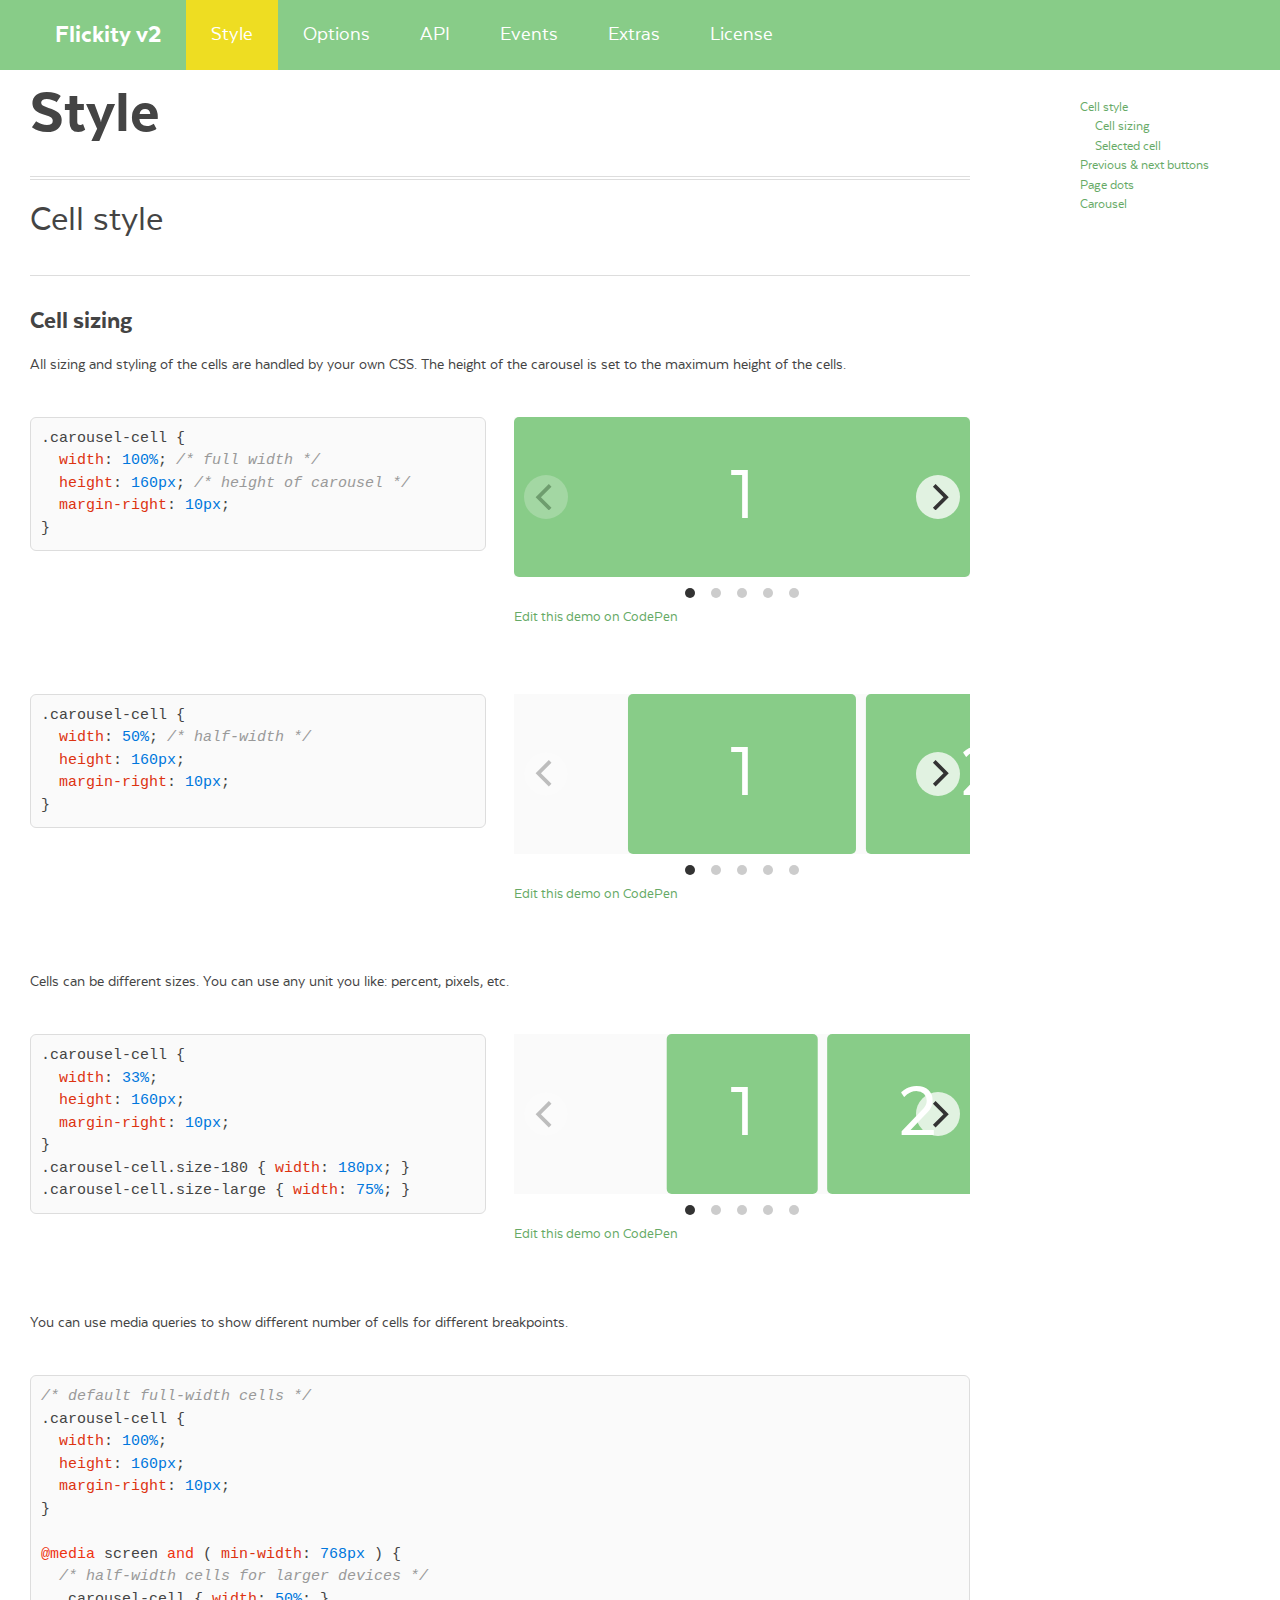
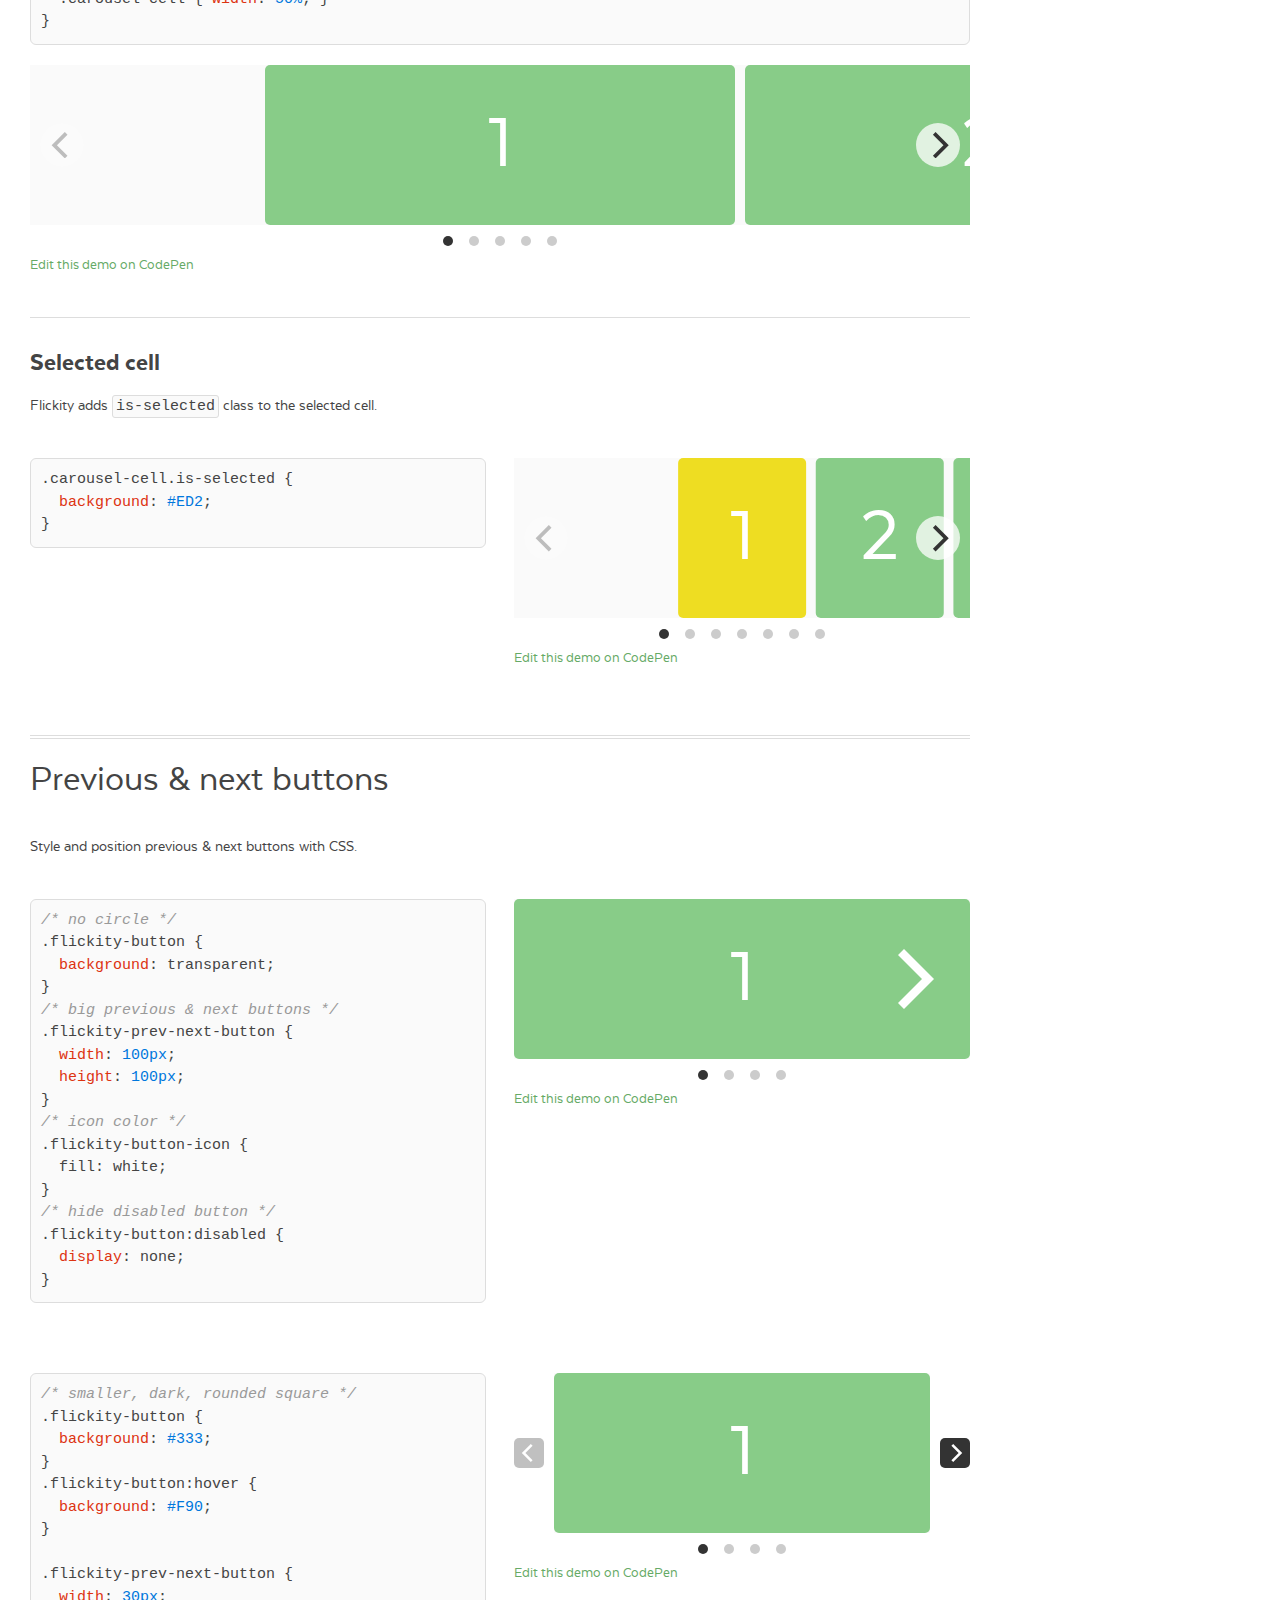
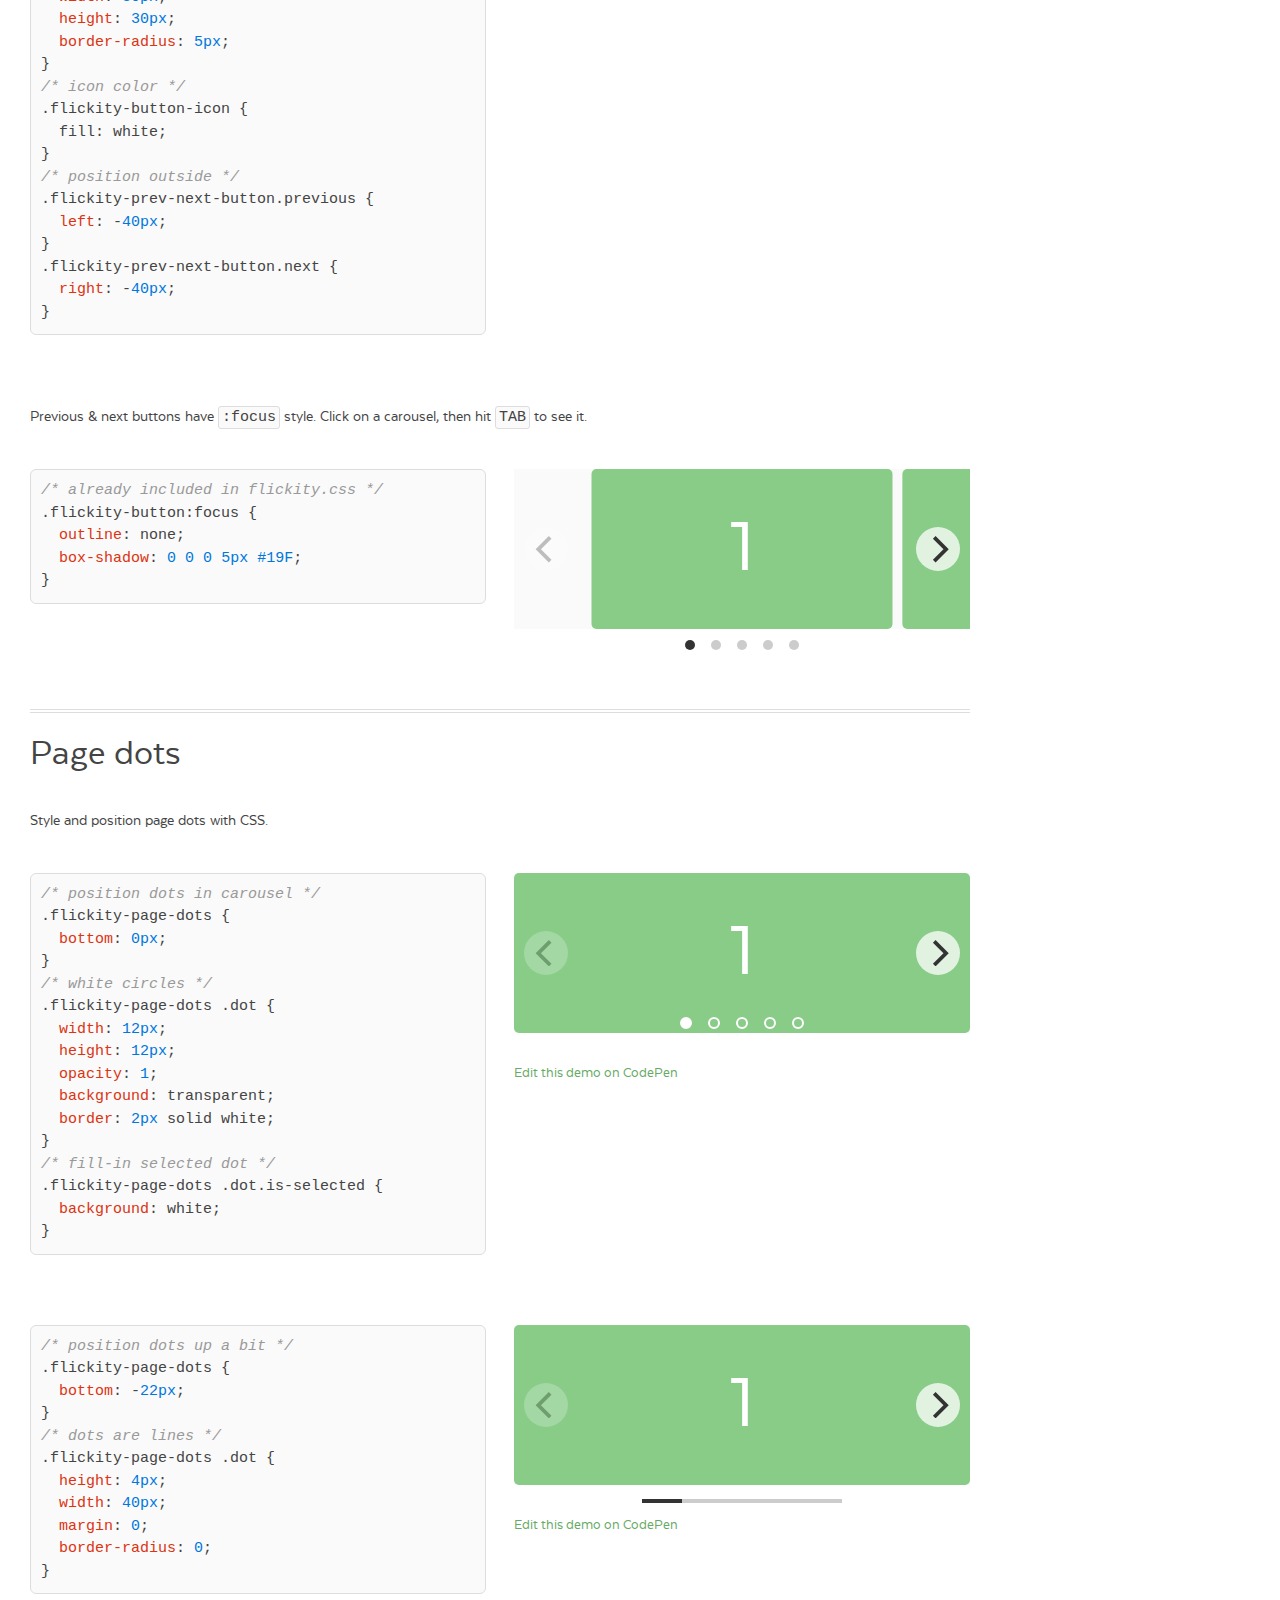
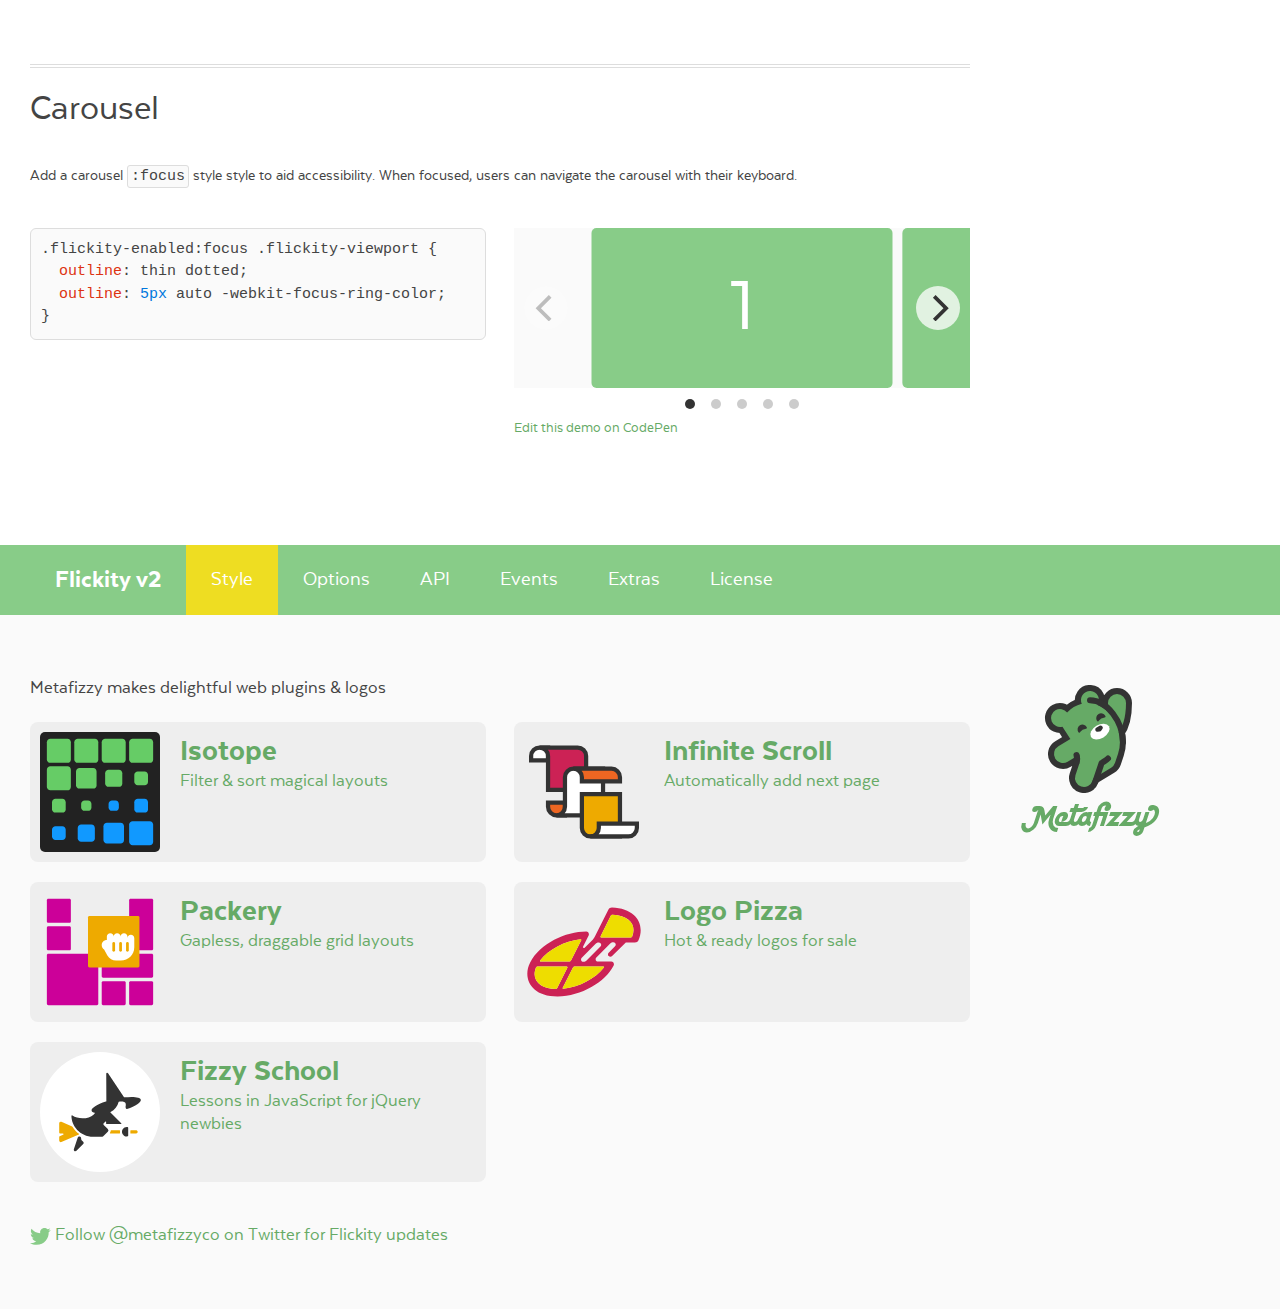
<file: flickity/style.html>
<!DOCTYPE html><html lang="en" class="export"><head>
  <meta charset="utf-8">
  <meta name="description" content="Touch, responsive, flickable carousels">
  <meta name="viewport" content="width=device-width">

  <title>Flickity v2 · Style</title>

    <link rel="stylesheet" href="css/flickity-docs.css?6" media="screen">

  <meta name="twitter:card" content="summary">
  <meta name="twitter:site" content="@metafizzyco">
  <meta name="twitter:url" content="https://flickity.metafizzy.co/style.html">
  <meta name="twitter:title" content="Flickity Style">
  <meta name="twitter:description" content="Touch, responsive, flickable carousels">

</head>
<body class="page--style">


<nav class="site-nav">
  <div class="container">
    <ul class="site-nav__list">
      <li class="site-nav__item site-nav__item--homepage"><a href=".">Flickity v2</a></li>
      <li class="site-nav__item site-nav__item--style"><a href="style.html">Style</a></li>
      <li class="site-nav__item site-nav__item--options"><a href="options.html">Options</a></li>
      <li class="site-nav__item site-nav__item--api"><a href="api.html">API</a></li>
      <li class="site-nav__item site-nav__item--events"><a href="events.html">Events</a></li>
      <li class="site-nav__item site-nav__item--extras"><a href="extras.html">Extras</a></li>
      <li class="site-nav__item site-nav__item--license"><a href="license.html">License</a></li>
    </ul>
  </div>
</nav>


<div class="main">
  <div class="container">
      <h1 class="page-title">Style</h1>


    <ul class="page-nav" data-js="page-nav">
<li class="page-nav__item page-nav__item--h2">
        <a href="#cell-style">Cell style</a>
      </li><li class="page-nav__item page-nav__item--h3">
        <a href="#cell-sizing">Cell sizing</a>
      </li><li class="page-nav__item page-nav__item--h3">
        <a href="#selected-cell">Selected cell</a>
      </li><li class="page-nav__item page-nav__item--h2">
        <a href="#previous-next-buttons">Previous &amp; next buttons</a>
      </li><li class="page-nav__item page-nav__item--h2">
        <a href="#page-dots">Page dots</a>
      </li><li class="page-nav__item page-nav__item--h2">
        <a href="#carousel">Carousel</a>
      </li></ul>


<h2 id="cell-style">Cell style</h2>

<h3 id="cell-sizing">Cell sizing</h3>

<p>All sizing and styling of the cells are handled by your own CSS. The height of the carousel is set to the maximum height of the cells.</p>

<div class="example duo">
  <div class="example__code duo__cell"><pre><code class=" css
"><span class="selector-class">.carousel-cell</span> {
  <span class="attribute">width</span>: <span class="number">100%</span>; <span class="comment">/* full width */</span>
  <span class="attribute">height</span>: <span class="number">160px</span>; <span class="comment">/* height of carousel */</span>
  <span class="attribute">margin-right</span>: <span class="number">10px</span>;
}
</code></pre>
  </div>
  <div class="example__demo duo__cell">
    <div class="carousel carousel--full-width" data-flickity="">
      <div class="carousel-cell"></div>
      <div class="carousel-cell"></div>
      <div class="carousel-cell"></div>
      <div class="carousel-cell"></div>
      <div class="carousel-cell"></div>
    </div>
    <p class="edit-demo">
        <a href="https://codepen.io/desandro/pen/dPdyJK">Edit this demo on CodePen</a>
    </p>
  </div>
</div>

<div class="example duo">
  <div class="example__code duo__cell"><pre><code class=" css
"><span class="selector-class">.carousel-cell</span> {
  <span class="attribute">width</span>: <span class="number">50%</span>; <span class="comment">/* half-width */</span>
  <span class="attribute">height</span>: <span class="number">160px</span>;
  <span class="attribute">margin-right</span>: <span class="number">10px</span>;
}
</code></pre>
  </div>
  <div class="example__demo duo__cell">
    <div class="carousel carousel--half-width" data-flickity="">
      <div class="carousel-cell"></div>
      <div class="carousel-cell"></div>
      <div class="carousel-cell"></div>
      <div class="carousel-cell"></div>
      <div class="carousel-cell"></div>
    </div>
    <p class="edit-demo">
        <a href="https://codepen.io/desandro/pen/gbvOvy">Edit this demo on CodePen</a>
    </p>
  </div>
</div>

<p>Cells can be different sizes. You can use any unit you like: percent, pixels, etc.</p>

<div class="example duo">
  <div class="example__code duo__cell"><pre><code class=" css
"><span class="selector-class">.carousel-cell</span> {
  <span class="attribute">width</span>: <span class="number">33%</span>;
  <span class="attribute">height</span>: <span class="number">160px</span>;
  <span class="attribute">margin-right</span>: <span class="number">10px</span>;
}
<span class="selector-class">.carousel-cell</span><span class="selector-class">.size-180</span> { <span class="attribute">width</span>: <span class="number">180px</span>; }
<span class="selector-class">.carousel-cell</span><span class="selector-class">.size-large</span> { <span class="attribute">width</span>: <span class="number">75%</span>; }
</code></pre>
  </div>
  <div class="example__demo duo__cell">
    <div class="carousel carousel--various-widths" data-flickity="">
      <div class="carousel-cell"></div>
      <div class="carousel-cell size-180"></div>
      <div class="carousel-cell size-large"></div>
      <div class="carousel-cell"></div>
      <div class="carousel-cell size-large"></div>
    </div>
    <p class="edit-demo">
        <a href="https://codepen.io/desandro/pen/raJNdm">Edit this demo on CodePen</a>
    </p>
  </div>
</div>

<p>You can use media queries to show different number of cells for different breakpoints.</p>

<div class="example">
  <div class="example__code"><pre><code class=" css
"><span class="comment">/* default full-width cells */</span>
<span class="selector-class">.carousel-cell</span> {
  <span class="attribute">width</span>: <span class="number">100%</span>;
  <span class="attribute">height</span>: <span class="number">160px</span>;
  <span class="attribute">margin-right</span>: <span class="number">10px</span>;
}

<span class="keyword">@media</span> screen <span class="keyword">and</span> ( <span class="attribute">min-width</span>: <span class="number">768px</span> ) {
  <span class="comment">/* half-width cells for larger devices */</span>
  <span class="selector-class">.carousel-cell</span> { <span class="attribute">width</span>: <span class="number">50%</span>; }
}
</code></pre>
  </div>
  <div class="example__demo">
    <div class="carousel carousel--media-queried" data-flickity="">
      <div class="carousel-cell"></div>
      <div class="carousel-cell"></div>
      <div class="carousel-cell"></div>
      <div class="carousel-cell"></div>
      <div class="carousel-cell"></div>
    </div>
    <p class="edit-demo">
        <a href="https://codepen.io/desandro/pen/azqbGV">Edit this demo on CodePen</a>
    </p>
  </div>
</div>

<h3 id="selected-cell">Selected cell</h3>

<p>Flickity adds <code>is-selected</code> class to the selected cell.</p>

<div class="example duo">
  <div class="example__code duo__cell"><pre><code class=" css
"><span class="selector-class">.carousel-cell</span><span class="selector-class">.is-selected</span> {
  <span class="attribute">background</span>: <span class="number">#ED2</span>;
}
</code></pre>
  </div>
  <div class="example__demo duo__cell">
    <div class="carousel carousel--selected-cell carousel--show-several" data-flickity="">
      <div class="carousel-cell"></div>
      <div class="carousel-cell"></div>
      <div class="carousel-cell"></div>
      <div class="carousel-cell"></div>
      <div class="carousel-cell"></div>
      <div class="carousel-cell"></div>
      <div class="carousel-cell"></div>
    </div>
    <p class="edit-demo">
        <a href="https://codepen.io/desandro/pen/YPezvR">Edit this demo on CodePen</a>
    </p>
  </div>
</div>


<h2 id="previous-next-buttons">Previous &amp; next buttons</h2>

<p>Style and position previous &amp; next buttons with CSS.</p>

<div class="example duo">
  <div class="example__code duo__cell"><pre><code class=" css
"><span class="comment">/* no circle */</span>
<span class="selector-class">.flickity-button</span> {
  <span class="attribute">background</span>: transparent;
}
<span class="comment">/* big previous &amp; next buttons */</span>
<span class="selector-class">.flickity-prev-next-button</span> {
  <span class="attribute">width</span>: <span class="number">100px</span>;
  <span class="attribute">height</span>: <span class="number">100px</span>;
}
<span class="comment">/* icon color */</span>
<span class="selector-class">.flickity-button-icon</span> {
  fill: white;
}
<span class="comment">/* hide disabled button */</span>
<span class="selector-class">.flickity-button</span><span class="selector-pseudo">:disabled</span> {
  <span class="attribute">display</span>: none;
}
</code></pre>
  </div>
  <div class="example__demo duo__cell">
    <div class="carousel carousel--full-width carousel--prev-next-big-arrow" data-flickity="">
      <div class="carousel-cell"></div>
      <div class="carousel-cell"></div>
      <div class="carousel-cell"></div>
      <div class="carousel-cell"></div>
    </div>
    <p class="edit-demo">
        <a href="https://codepen.io/desandro/pen/EaQxpb">Edit this demo on CodePen</a>
    </p>
  </div>
</div>

<div class="example duo">
  <div class="example__code duo__cell"><pre><code class=" css
"><span class="comment">/* smaller, dark, rounded square */</span>
<span class="selector-class">.flickity-button</span> {
  <span class="attribute">background</span>: <span class="number">#333</span>;
}
<span class="selector-class">.flickity-button</span><span class="selector-pseudo">:hover</span> {
  <span class="attribute">background</span>: <span class="number">#F90</span>;
}

<span class="selector-class">.flickity-prev-next-button</span> {
  <span class="attribute">width</span>: <span class="number">30px</span>;
  <span class="attribute">height</span>: <span class="number">30px</span>;
  <span class="attribute">border-radius</span>: <span class="number">5px</span>;
}
<span class="comment">/* icon color */</span>
<span class="selector-class">.flickity-button-icon</span> {
  fill: white;
}
<span class="comment">/* position outside */</span>
<span class="selector-class">.flickity-prev-next-button</span><span class="selector-class">.previous</span> {
  <span class="attribute">left</span>: -<span class="number">40px</span>;
}
<span class="selector-class">.flickity-prev-next-button</span><span class="selector-class">.next</span> {
  <span class="attribute">right</span>: -<span class="number">40px</span>;
}
</code></pre>
  </div>
  <div class="example__demo duo__cell">
    <div class="carousel carousel--full-width carousel--prev-next-small-outside" data-flickity="">
      <div class="carousel-cell"></div>
      <div class="carousel-cell"></div>
      <div class="carousel-cell"></div>
      <div class="carousel-cell"></div>
    </div>
    <p class="edit-demo">
        <a href="https://codepen.io/desandro/pen/zxRYMP">Edit this demo on CodePen</a>
    </p>
  </div>
</div>

<p>Previous &amp; next buttons have <code>:focus</code> style. Click on a carousel, then hit <kbd>TAB</kbd> to see it.</p>

<div class="example duo">
  <div class="example__code duo__cell"><pre><code class=" css
"><span class="comment">/* already included in flickity.css */</span>
<span class="selector-class">.flickity-button</span><span class="selector-pseudo">:focus</span> {
  <span class="attribute">outline</span>: none;
  <span class="attribute">box-shadow</span>: <span class="number">0</span> <span class="number">0</span> <span class="number">0</span> <span class="number">5px</span> <span class="number">#19F</span>;
}
</code></pre>
  </div>
  <div class="example__demo duo__cell">
    <div class="carousel" data-flickity="">
      <div class="carousel-cell"></div>
      <div class="carousel-cell"></div>
      <div class="carousel-cell"></div>
      <div class="carousel-cell"></div>
      <div class="carousel-cell"></div>
    </div>
  </div>
</div>


<h2 id="page-dots">Page dots</h2>

<p>Style and position page dots with CSS.</p>

<div class="example duo">
  <div class="example__code duo__cell"><pre><code class=" css
"><span class="comment">/* position dots in carousel */</span>
<span class="selector-class">.flickity-page-dots</span> {
  <span class="attribute">bottom</span>: <span class="number">0px</span>;
}
<span class="comment">/* white circles */</span>
<span class="selector-class">.flickity-page-dots</span> <span class="selector-class">.dot</span> {
  <span class="attribute">width</span>: <span class="number">12px</span>;
  <span class="attribute">height</span>: <span class="number">12px</span>;
  <span class="attribute">opacity</span>: <span class="number">1</span>;
  <span class="attribute">background</span>: transparent;
  <span class="attribute">border</span>: <span class="number">2px</span> solid white;
}
<span class="comment">/* fill-in selected dot */</span>
<span class="selector-class">.flickity-page-dots</span> <span class="selector-class">.dot</span><span class="selector-class">.is-selected</span> {
  <span class="attribute">background</span>: white;
}
</code></pre>
  </div>
  <div class="example__demo duo__cell">
    <div class="carousel carousel--full-width carousel--o-dots" data-flickity="">
      <div class="carousel-cell"></div>
      <div class="carousel-cell"></div>
      <div class="carousel-cell"></div>
      <div class="carousel-cell"></div>
      <div class="carousel-cell"></div>
    </div>
    <p class="edit-demo">
        <a href="https://codepen.io/desandro/pen/EaQaYL">Edit this demo on CodePen</a>
    </p>
  </div>
</div>

<div class="example duo">
  <div class="example__code duo__cell"><pre><code class=" css
"><span class="comment">/* position dots up a bit */</span>
<span class="selector-class">.flickity-page-dots</span> {
  <span class="attribute">bottom</span>: -<span class="number">22px</span>;
}
<span class="comment">/* dots are lines */</span>
<span class="selector-class">.flickity-page-dots</span> <span class="selector-class">.dot</span> {
  <span class="attribute">height</span>: <span class="number">4px</span>;
  <span class="attribute">width</span>: <span class="number">40px</span>;
  <span class="attribute">margin</span>: <span class="number">0</span>;
  <span class="attribute">border-radius</span>: <span class="number">0</span>;
}
</code></pre>
  </div>
  <div class="example__demo duo__cell">
    <div class="carousel carousel--full-width carousel--line-dots" data-flickity="">
      <div class="carousel-cell"></div>
      <div class="carousel-cell"></div>
      <div class="carousel-cell"></div>
      <div class="carousel-cell"></div>
      <div class="carousel-cell"></div>
    </div>
    <p class="edit-demo">
        <a href="https://codepen.io/desandro/pen/ByYyao">Edit this demo on CodePen</a>
    </p>
  </div>
</div>


<h2 id="carousel">Carousel</h2>

<p>Add a carousel <code>:focus</code> style style to aid accessibility. When focused, users can navigate the carousel with their keyboard.</p>

<div class="example duo">
  <div class="example__code duo__cell"><pre><code class=" css
"><span class="selector-class">.flickity-enabled</span><span class="selector-pseudo">:focus</span> <span class="selector-class">.flickity-viewport</span> {
  <span class="attribute">outline</span>: thin dotted;
  <span class="attribute">outline</span>: <span class="number">5px</span> auto -webkit-focus-ring-color;
}
</code></pre>
  </div>
  <div class="example__demo duo__cell">
    <div class="carousel carousel--carousel-focus" data-flickity="">
      <div class="carousel-cell"></div>
      <div class="carousel-cell"></div>
      <div class="carousel-cell"></div>
      <div class="carousel-cell"></div>
      <div class="carousel-cell"></div>
    </div>
    <p class="edit-demo">
        <a href="https://codepen.io/desandro/pen/RNQOGm">Edit this demo on CodePen</a>
    </p>
  </div>
</div>


  </div>
</div>

<nav class="site-nav">
  <div class="container">
    <ul class="site-nav__list">
      <li class="site-nav__item site-nav__item--homepage"><a href=".">Flickity v2</a></li>
      <li class="site-nav__item site-nav__item--style"><a href="style.html">Style</a></li>
      <li class="site-nav__item site-nav__item--options"><a href="options.html">Options</a></li>
      <li class="site-nav__item site-nav__item--api"><a href="api.html">API</a></li>
      <li class="site-nav__item site-nav__item--events"><a href="events.html">Events</a></li>
      <li class="site-nav__item site-nav__item--extras"><a href="extras.html">Extras</a></li>
      <li class="site-nav__item site-nav__item--license"><a href="license.html">License</a></li>
    </ul>
  </div>
</nav>

<footer class="site-footer">

  <div class="container">

    <p class="site-footer__copy">Metafizzy makes delightful web plugins &amp; logos</p>

    <div class="showcase">
    
      <ul class="showcase-item-list">
          <li class="showcase-item">
            <a class="showcase-item__link" href="https://isotope.metafizzy.co">
              <div class="showcase-item__image">
                  <svg class="isotope-illo" xmlns="http://www.w3.org/2000/svg" viewBox="0 0 350 350" width="100" height="100">
                    <path class="isotope-illo__color1" fill="#6C6" d="M80 170H30c-6 0-10-5-10-10v-50c0-6 5-10 10-10h50c6 0 10 5 10 10v50C90 166 86 170 80 170z"></path>
                    <path class="isotope-illo__color1" fill="#6C6" d="M80 90H30c-6 0-10-5-10-10V30c0-6 5-10 10-10h50c6 0 10 5 10 10v50C90 86 86 90 80 90z"></path>
                    <path class="isotope-illo__color1" fill="#6C6" d="M160 90h-50c-6 0-10-5-10-10V30c0-6 5-10 10-10h50c6 0 10 5 10 10v50C170 86 166 90 160 90z"></path>
                    <path class="isotope-illo__color1" fill="#6C6" d="M240 90h-50c-6 0-10-5-10-10V30c0-6 5-10 10-10h50c6 0 10 5 10 10v50C250 86 246 90 240 90z"></path>
                    <path class="isotope-illo__color1" fill="#6C6" d="M320 90h-50c-6 0-10-5-10-10V30c0-6 5-10 10-10h50c6 0 10 5 10 10v50C330 86 326 90 320 90z"></path>
                    <path class="isotope-illo__color1" fill="#6C6" d="M155 165h-40c-6 0-10-5-10-10v-40c0-6 5-10 10-10h40c6 0 10 5 10 10v40 C165 161 161 165 155 165z"></path>
                    <path class="isotope-illo__color1" fill="#6C6" d="M230 160h-30c-6 0-10-5-10-10v-30c0-6 5-10 10-10h30c6 0 10 5 10 10v30 C240 156 236 160 230 160z"></path>
                    <path class="isotope-illo__color1" fill="#6C6" d="M305 155h-20c-6 0-10-5-10-10v-20c0-6 5-10 10-10h20c6 0 10 5 10 10v20 C315 151 311 155 305 155z"></path>
                    <path class="isotope-illo__color1" fill="#6C6" d="M65 235H45c-6 0-10-5-10-10v-20c0-6 5-10 10-10h20c6 0 10 5 10 10v20C75 231 71 235 65 235z"></path>
                    <path class="isotope-illo__color1" fill="#6C6" d="M140 230h-10c-6 0-10-5-10-10v-10c0-6 5-10 10-10h10c6 0 10 5 10 10v10 C150 226 146 230 140 230z"></path>
                    <path class="isotope-illo__color2" fill="#19F" d="M305 235h-20c-6 0-10-5-10-10v-20c0-6 5-10 10-10h20c6 0 10 5 10 10v20 C315 231 311 235 305 235z"></path>
                    <path class="isotope-illo__color2" fill="#19F" d="M65 315H45c-6 0-10-5-10-10v-20c0-6 5-10 10-10h20c6 0 10 5 10 10v20C75 311 71 315 65 315z"></path>
                    <path class="isotope-illo__color2" fill="#19F" d="M150 320h-30c-6 0-10-5-10-10v-30c0-6 5-10 10-10h30c6 0 10 5 10 10v30 C160 316 156 320 150 320z"></path>
                    <path class="isotope-illo__color2" fill="#19F" d="M220 230h-10c-6 0-10-5-10-10v-10c0-6 5-10 10-10h10c6 0 10 5 10 10v10 C230 226 226 230 220 230z"></path>
                    <path class="isotope-illo__color2" fill="#19F" d="M235 325h-40c-6 0-10-5-10-10v-40c0-6 5-10 10-10h40c6 0 10 5 10 10v40 C245 321 241 325 235 325z"></path>
                    <path class="isotope-illo__color2" fill="#19F" d="M320 330h-50c-6 0-10-5-10-10v-50c0-6 5-10 10-10h50c6 0 10 5 10 10v50 C330 326 326 330 320 330z"></path>
                  </svg>
              </div>
              <div class="showcase-item__text">
                <h3 class="showcase-item__title">Isotope</h3>
                <p class="showcase-item__description">Filter &amp; sort magical layouts</p>
              </div>
            </a>
          </li>
    
          <li class="showcase-item">
            <a class="showcase-item__link" href="https://infinite-scroll.com">
              <div class="showcase-item__image">
                  <svg class="infinite-scroll-illo" xmlns="http://www.w3.org/2000/svg" viewBox="0 0 520 520" width="200" height="200">
                    <path class="infinite-scroll-illo__page infinite-scroll-illo__page--back" d="M90,110H10V90c0-22,18-40,40-40h40V110z"></path>
                    <path class="infinite-scroll-illo__page infinite-scroll-illo__page--front1" d="M270,90L270,90c0-22-18-40-40-40h0H50h0c22,0,40,18,40,40v0v0v160h180V90z"></path>
                    <path class="infinite-scroll-illo__page infinite-scroll-illo__page--front2" d="M170,330v-20H90v20v0c0,22,18,40,40,40h0h40V330z"></path>
                    <path class="infinite-scroll-illo__page infinite-scroll-illo__page--back" d="M350,150H210c-22,0-40,18-40,40v140v0c0,22-18,40-40,40h0h220V150z"></path>
                    <path class="infinite-scroll-illo__page infinite-scroll-illo__page--front3" d="M430,470V270H250v160c0,22,18,40,40,40H430z"></path>
                    <path class="infinite-scroll-illo__page infinite-scroll-illo__page--front2" d="M250,190v20h180v-20c0-22-18-40-40-40H210h0C232,150,250,168,250,190L250,190z"></path>
                    <path class="infinite-scroll-illo__page infinite-scroll-illo__page--back" d="M330,410v20v0c0,22-18,40-40,40h0h180c22,0,40-18,40-40v-20H330z"></path>
                  </svg>
              </div>
              <div class="showcase-item__text">
                <h3 class="showcase-item__title">Infinite Scroll</h3>
                <p class="showcase-item__description">Automatically add next page</p>
              </div>
            </a>
          </li>
    
    
          <li class="showcase-item">
            <a class="showcase-item__link" href="https://packery.metafizzy.co">
              <div class="showcase-item__image">
                  <svg class="packery-illo" xmlns="http://www.w3.org/2000/svg" viewBox="0 0 700 700" width="100" height="100">
                    <path class="packery-illo__item" fill="#C09" d="M172 180H48c-4 0-8-4-8-8V48c0-4 4-8 8-8h124c4 0 8 4 8 8v124C180 176 176 180 172 180z"></path>
                    <path class="packery-illo__item" fill="#C09" d="M172 340H48c-4 0-8-4-8-8V208c0-4 4-8 8-8h124c4 0 8 4 8 8v124C180 336 176 340 172 340z"></path>
                    <path class="packery-illo__item" fill="#C09" d="M492 660H368c-4 0-8-4-8-8V528c0-4 4-8 8-8h124c4 0 8 4 8 8v124C500 656 496 660 492 660z"></path>
                    <path class="packery-illo__item" fill="#C09" d="M652 660H528c-4 0-8-4-8-8V528c0-4 4-8 8-8h124c4 0 8 4 8 8v124C660 656 656 660 652 660z"></path>
                    <path class="packery-illo__item" fill="#C09" d="M652 500H368c-4 0-8-4-8-8V368c0-4 4-8 8-8h284c4 0 8 4 8 8v124C660 496 656 500 652 500z"></path>
                    <path class="packery-illo__item" fill="#C09" d="M332 660H48c-4 0-8-4-8-8V368c0-4 4-8 8-8h284c4 0 8 4 8 8v284C340 656 336 660 332 660z"></path>
                    <path class="packery-illo__item" fill="#C09" d="M652 340H528c-4 0-8-4-8-8V48c0-4 4-8 8-8h124c4 0 8 4 8 8v284C660 336 656 340 652 340z"></path>
                    <path class="packery-illo__draggie" fill="#EA0" d="M572 440H288c-4 0-8-4-8-8V148c0-4 4-8 8-8h284c4 0 8 4 8 8v284C580 436 576 440 572 440z"></path>
                    <g>
                      <path class="packery-illo__hand" fill="white" d="M530 250c-11 0-20 9-20 20v-10c0-11-9-20-20-20s-20 9-20 20c0-11-9-20-20-20s-20 9-20 20c0-11-9-20-20-20
                        s-20 9-20 20v20c-17 0-30 13-30 30c0 11 6 20 14 25l19 35c10 18 30 30 51 30h28
                        c43 0 78-35 78-78V270C550 259 541 250 530 250z"></path>
                      <line class="packery-illo__hand-line" stroke="#EA0" fill="none" stroke-width="16" stroke-linecap="round" x1="430" y1="300" x2="430" y2="340"></line>
                      <line class="packery-illo__hand-line" stroke="#EA0" fill="none" stroke-width="16" stroke-linecap="round" x1="470" y1="300" x2="470" y2="340"></line>
                      <line class="packery-illo__hand-line" stroke="#EA0" fill="none" stroke-width="16" stroke-linecap="round" x1="510" y1="300" x2="510" y2="340"></line>
                    </g>
                  </svg>
              </div>
              <div class="showcase-item__text">
                <h3 class="showcase-item__title">Packery</h3>
                <p class="showcase-item__description">Gapless, draggable grid layouts</p>
              </div>
            </a>
          </li>
    
          <li class="showcase-item">
            <a class="showcase-item__link" href="http://logo.pizza">
              <div class="showcase-item__image">
                  <svg class="logo-pizza-illo" xmlns="http://www.w3.org/2000/svg" viewBox="0 0 700 700" width="100" height="100">
                    <path class="logo-pizza-illo__outline" fill="#C25" d="M513 91c-9-0-17 5-21 12l-80 160c-3 5-6 10-11 15l-47 47
                      c-5 5-12-1-9-7l32-64c5-11-2-23-14-23h-0c-121 0-268 70-327 180
                      C-9 497 35 609 196 609c138 0 279-85 327-180v0c5-11-2-23-14-23h-77c-13 0-19-15-10-24
                      l81-81c5-5 11-8 18-8l0 0c13 0 19 15 10 24L494 354c-6 6-6 14 0 20c3 3 6 4 10 4
                      c4 0 7-1 10-4l80-80h53c9 0 17-5 21-13C707 190 656 97 513 91z M334 281l-59 117
                      c-2 5-7 8-13 8H97c-4 0-6-4-3-7c49-64 143-114 236-124C333 275 335 278 334 281z
                       M70 441c2-4 6-7 10-7h168c4 0 7 4 5 8l-59 118c-2 4-6 6-11 6
                      C106 565 38 521 70 441z M466 441c-49 64-143 114-236 124c-3 0-6-3-4-6l59-117
                      c2-5 7-8 13-8h166C466 434 468 438 466 441z M446 318l-81 81c-5 5-11 8-18 8l0 0
                      c-13 0-19-15-10-24l81-81c5-5 11-8 18-8l0 0C449 294 455 309 446 318z M447 258L506 139
                      c2-4 6-7 11-6c101 7 140 60 114 126c-2 4-6 7-10 7H452C448 266 445 262 447 258z"></path>
                    <path class="logo-pizza-illo__slice" fill="#ED0" d="M334 281l-59 117c-2 5-7 8-13 8H97c-4 0-6-4-3-7
                      c49-64 143-114 236-124C333 275 335 278 334 281z"></path>
                    <path class="logo-pizza-illo__slice" fill="#ED0" d="M70 441c2-4 6-7 10-7h168c4 0 7 4 5 8l-59 118c-2 4-6 6-11 6
                      C106 565 38 521 70 441z"></path>
                    <path class="logo-pizza-illo__slice" fill="#ED0" d="M466 441c-49 64-143 114-236 124c-3 0-6-3-4-6l59-117
                      c2-5 7-8 13-8h166C466 434 468 438 466 441z"></path>
                    <path class="logo-pizza-illo__slice" fill="#ED0" d="M447 258L506 139c2-4 6-7 11-6c101 7 140 60 114 126c-2 4-6 7-10 7H452
                      C448 266 445 262 447 258z"></path>
                  </svg>
              </div>
              <div class="showcase-item__text">
                <h3 class="showcase-item__title">Logo Pizza</h3>
                <p class="showcase-item__description">Hot &amp; ready logos for sale</p>
              </div>
            </a>
          </li>
    
          <li class="showcase-item">
            <a class="showcase-item__link" href="http://fizzy.school">
              <div class="showcase-item__image">
                  <svg class="witchie-logo" xmlns="http://www.w3.org/2000/svg" viewBox="0 0 1000 1000" width="200" height="200">
                    <circle class="witchie-logo__moon" fill="white" cx="500" cy="500" r="500"></circle>
                    <path class="witchie-logo__broom" fill="#EA0" d="M582 675a35 35 0 0 0 8-20 3 3 0 0 1 3-2h71a3 3 0 0 1 3 3 59 59 0 0 0 0 20 3 3 0 0 1-3 3h-79A3 3 0 0 1 582 675Zm219 4a13 13 0 0 0 13-14c-1-7-7-12-14-12h-44a3 3 0 0 0-3 3v21a3 3 0 0 0 3 3ZM299 660a203 203 0 0 1-27-36 8 8 0 0 0-4-3L178 582a13 13 0 0 0-18 12v77a8 8 0 0 0 8 8h22a5 5 0 0 1 2 10L164 703a8 8 0 0 0-4 7v28a13 13 0 0 0 18 12l146-63a3 3 0 0 0 1-5A197 197 0 0 1 299 660Z"></path>
                    <path class="witchie-logo__dress" fill="#333" d="M326 705h4a13 13 0 0 1 13 13v8a13 13 0 0 0 4 9l13 13a13 13 0 0 1 0 19l-56 56c-10 10-26-0-22-13L314 714A13 13 0 0 1 326 705Zm397-79c-27 0-47 26-37 54 3 7 11 16 17 19a42 42 0 0 0 19 5 38 38 0 0 0 7-1 8 8 0 0 0 6-8v-62a8 8 0 0 0-6-8 38 38 0 0 0-7-1M840 397c-3-15-33-23-77-23a521 521 0 0 0-59 4 5 5 0 0 1-5-2L567 177a8 8 0 0 0-7-4 8 8 0 0 0-8 8l1 227a5 5 0 0 1-4 5c-74 24-123 55-119 76 2 8 11 14 26 18a3 3 0 0 1 1 4l-11 11c-20 20-56 30-92 30-31 0-63-8-84-23a5 5 0 0 0-3-1 5 5 0 0 0-5 5c0 78 68 173 183 173h75a10 10 0 0 0 7-3l38-38a16 16 0 0 0 0-23l-34-34a10 10 0 0 1 0-14l15-15a3 3 0 0 1 5 2v15a5 5 0 0 0 5 5H674a4 4 0 0 0 3-7l-90-90a3 3 0 0 1 1-4c34-19 59-49 67-84a3 3 0 0 1 2-2c6-1 12-1 17-1 22 0 37 5 39 14 1 6 3 11 2 17-5 17 1 31 8 31a6 6 0 0 0 2-0C797 448 845 419 840 397Z"></path>
                  </svg>
              </div>
              <div class="showcase-item__text">
                <h3 class="showcase-item__title">Fizzy School</h3>
                <p class="showcase-item__description">Lessons in JavaScript for jQuery newbies</p>
              </div>
            </a>
          </li>
    
      </ul> 
    
    </div>

    <p class="site-footer__copy">
      <a href="https://twitter.com/metafizzyco">
        <svg class="twitter-logo" xmlns="http://www.w3.org/2000/svg" viewBox="0 0 512 512" width="30" height="30">
          <path d="M512 97c-19 8-39 14-60 16 22-13 38-34 46-58-20 12-43 21-67 25-19-19-46-32-77-32-58 0-117 52-102 129-87-4-165-46-216-110-24 40-19 107 32 140-17 0-33-5-48-13v1c0 51 36 93 84 103-15 4-34 5-47 2 13 42 52 72 98 73-47 36-96 49-155 44 46 30 102 47 161 47 197 0 306-168 299-312 20-15 38-34 52-55z"></path>
        </svg>
        Follow @metafizzyco on Twitter for Flickity updates
      </a>
    </p>

    <div class="mfzy-brand">
      <a class="mfzy-brand__link" href="https://metafizzy.co">
        <svg class="mfzy-logo" xmlns="http://www.w3.org/2000/svg" xmlns:xlink="http://www.w3.org/1999/xlink" viewBox="0 0 144 144" width="36" height="36">
          <title>Metafizzy logo</title>
          <defs>
            <path id="mfzy-logo__body" d="M 120 24 a 12 12 0 0 0-24 0 a 72 72 0 0 1 -1 11
              a 40 40 0 0 0 -13 -8.5 A 12 12 0 1 0 61.1 25.1 c -8 2 -14 6 -19.6 11.6 
              A 12 12 0 1 0 35.3 55.5 L 45.8 72.1 l -16 9.6 A 12 12 0 0 0 42.2 102.3
              L 58 92.8 a 20 20 0 0 1 -0.2 11.9 l -5.2 15.5 a 12 12 0 0 0 22.8 7.6
              l 1.1 -3.3 l 23.7 -14.2 a 12 12 0 0 0 5.2 -6.5 l 4 -12 A 50 50 0 0 0 111.9 76
              a 52 52 0 0 0 -1.6 -12.8 C 115 57 120 44 120 24Z"></path>
            <path id="mfzy-logo__eye" d="M 0 6.5 a 6.5 6.5 0 0 1 13 0 c 0 3.5 -3 0.5 -6.5 0.5 s -6.5 3 -6.5 -0.5 Z"></path>
            <clipPath id="mfzy-logo__body-clip">
              <use xlink:href="#mfzy-logo__body"></use>
            </clipPath>
          </defs>
          <use class="mfzy-logo__body-outline" xlink:href="#mfzy-logo__body" fill="#333" stroke="#333" stroke-width="16"></use>
          <use class="mfzy-logo__body-fill" xlink:href="#mfzy-logo__body"></use>
          <g class="mfzy-logo__stripes" clip-path="url(#mfzy-logo__body-clip)">
            <rect fill="#E62" x="16" width="120" height="138"></rect>
            <path fill="#C25" d="M96 24L16 72V0h80v24z"></path>
            <path fill="#EA0" d="M116 70L16 130v-26l95-57 5 23z"></path>
            <path fill="#19F" d="M136 138H16v-8l120-72v80z"></path>
          </g>
          <path class="mfzy-logo__cut-ins" stroke="#333" fill="none" stroke-linecap="round" stroke-linejoin="round" stroke-width="8" d="M 72 20.4 c 23 0 44 29 44 56
            M 54 103.4 a 16 16 0 0 0 0 -10
            M 96 98 c -2 2 -8 6 -8.5,6 l -8.4 25.1"></path>
          <g transform="translate(53 57) rotate(-31)">
            <ellipse class="mfzy-logo__snout" cx="25" cy="21" rx="14" ry="9" fill="#FFF"></ellipse>
            <use class="mfzy-logo__feature" xlink:href="#mfzy-logo__eye" fill="#333"></use>
            <use class="mfzy-logo__feature" xlink:href="#mfzy-logo__eye" fill="#333" transform="translate(29 0)"></use>
            <path class="mfzy-logo__feature" d="M 28.6 14 a 3 3 0 0 1 1.3 5.6 l -2.6 1.2 a 3 3 0 0 1 -2.6 0
              l -2.6 -1.2 a 3 3 0 0 1 1.3 -5.6 Z" fill="#333"></path>
          </g>
        </svg>
        <svg class="mfzy-wordmark" xmlns="http://www.w3.org/2000/svg" viewBox="0 0 280 80" fill="none" stroke="#333" width="140" height="40">
          <g transform="skewX(-18)">
            <path stroke-width="8" d="M38 20h6c4 0 7 2 9 6l9 18l12-24h2v22
            a20 22 0 0 0 20 22M48 22v28a12 15 0 0 1-24 0M98 44a6 6 0 0 0 0-12h-2
            a8 10 0 0 0 0 20h14a8 10 0 0 0 8-10M118 12v30a8 10 0 0 0 16 0M150 36
            q-4-4-8-4a8 10 0 1 0 8 10m0-14v14a8 10 0 0 0 8 10M184 20a9 9 0 0 0-18 0
            v34a8 10 0 0 1-8 10M158 32h24v24M190 32h18l-12 20h18M216 32h18l-12 20h18
            a8 10 0 0 0 8-10m0-14v14a8 10 0 0 0 16 0m0-14v38a6 6 0 0 1-12 0
            c0-12 32-8 32-32c0-10-6-16-15-16M108 24h24a6 6 0 0 0 6-6M102 38h-4"></path>
            <g stroke-width="6">
              <circle cx="38" cy="22" r="3"></circle>
              <circle cx="182" cy="20" r="3"></circle>
              <circle cx="269" cy="20" r="3"></circle>
            </g>
          </g>
        </svg>
      </a>
    </div>

  </div>

</footer>

  <script src="js/flickity-docs.min.js?2"></script>




</body></html>
</file>
<file: css/Menu-Desayuno.css>
@charset "UTF-8";

body {
    font-family: Montserrat,Arial;
    text-decoration:none;
    padding-top:0 ;
}


.linea-promociones{
    display: inline-block;
    border-bottom: 7px solid rgb(252, 248, 5);
    padding-bottom: 7px;


}

.titulo-sub-amarillo{         /** TEXTO PRINCIPAL AMARILLO CON NARANJITA**/
    color: #BF6710;
    font-size: 35px;
    margin: 0 0 -3% 5%;
    letter-spacing: 2.5px;
}


.cont-text-sup{     /** TEXTO DE ARRIBA**/
    padding: 15px;
    width: 90%;
    margin: 10px auto;
    font-size: 20px;
    text-align : center;
}

.subrayado{
    
    display: inline-block;
    border-bottom: 2px solid rgb(0, 0, 0);
    padding-bottom: 1px;
}

.cont-text-inf{   /** TEXTO DE ABAJO**/
    width: 90%;
    margin: 10px auto;
    font-size: 20px;
    text-align : center;
    padding: 10px;
}
 

.contenedor-img-text{   /** CONTENDOR DE TEXTO E IMAGEN**/
    display: flex;
    width: 90%;
    gap: 2%;
    margin: 0 auto;
}

  

.cont-img-desayuno{       /** IMAGEN**/
    width: 50%;
    height: 350px;
    overflow: hidden;   
}

.cont-img-desayuno img{
    background-color: red;
    width: 100%;   
}


.cont-menu-desayuno{                /** TEXTO DE MENU**/
    border: 1px solid black;
    border-radius: 30px;
    width: 50%;
    padding: 20px;             
  }
  
  .item {
    display: flex;            
    justify-content: space-between;
    align-items: center;
    padding: 10px 0;  
    font-size: 20px;        
  }
  
  
  .flavor {
    text-align: left;
    width: 75%;
    padding-left: 10px;        
  }
  
  
  .price {
    text-align: right;
    width: 25%;
    padding-right: 10px;     
    color: #BF6710;  
  }
</file>
<file: css/pregunta-verMas.css>
@charset "UTF-8";

/*Estilos generales para todas las pantallas*/

body{
  font-family: Montserrat, Arial;
  background: #fdfeff;
  text-decoration: none;
  color: #373a49;
  padding-top: 0;
}


.cont-pregunta{
    display:flex;
    flex-direction: column;
    align-items: center;
    justify-content: center;
    text-align: center;
    gap: 60px;
    height: 300px;

}


.boton_pregunta {
    padding: 10px 20px;
  font-size: 14px;
  font-weight: bold;
  color: #ff5e00;
  border: 2px solid #ff5e00;
  border-radius: 25px;
    /**cursor: pointer;**/
}


.Pregunta{
    font-weight: bold;
    font-size: 25px;
    margin-bottom: -40px;

}
</file>
